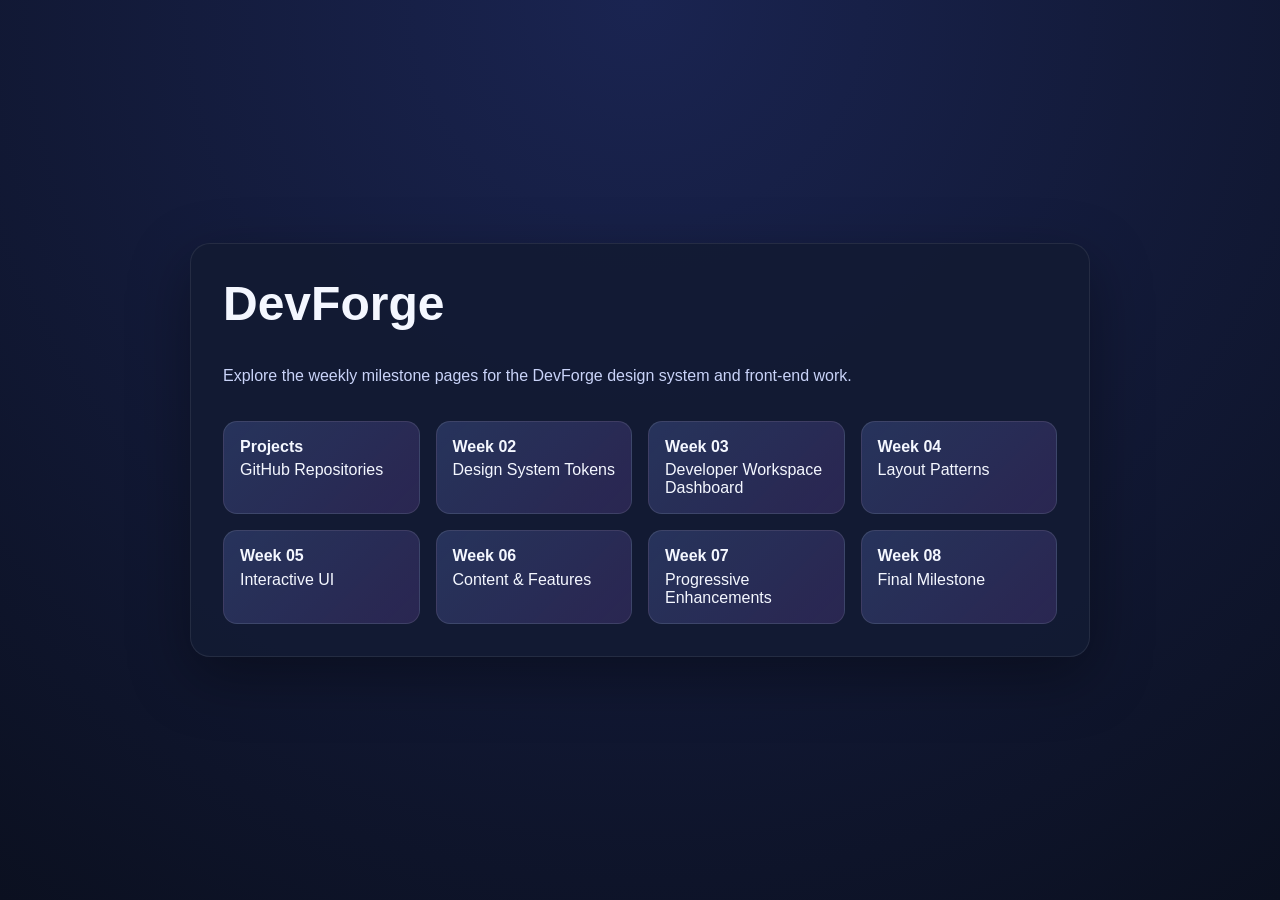
<file: index.html>
<!DOCTYPE html>
<html lang="en">
<head>
    <meta charset="UTF-8">
    <meta name="viewport" content="width=device-width, initial-scale=1.0">
    <title>DevForge | Weekly Navigation</title>
    <style>
        :root {
            --bg: #0b1020;
            --panel: #131b33;
            --text: #f4f7ff;
            --accent: #7c9cff;
            --accent-2: #b36dff;
        }

        * { box-sizing: border-box; }
        body {
            margin: 0;
            min-height: 100vh;
            font-family: Arial, Helvetica, sans-serif;
            background: radial-gradient(circle at top, #1a2451, var(--bg));
            color: var(--text);
            display: grid;
            place-items: center;
            padding: 2rem;
        }

        .container {
            width: min(900px, 100%);
            background: rgba(19, 27, 51, 0.94);
            border: 1px solid rgba(255, 255, 255, 0.08);
            border-radius: 20px;
            padding: 2rem;
            box-shadow: 0 20px 60px rgba(0, 0, 0, 0.35);
        }

        h1 {
            margin-top: 0;
            font-size: clamp(2rem, 4vw, 3rem);
        }

        p {
            color: #c9d3f8;
            line-height: 1.6;
        }

        .week-grid {
            display: grid;
            grid-template-columns: repeat(auto-fit, minmax(180px, 1fr));
            gap: 1rem;
            margin-top: 2rem;
            list-style: none;
            padding: 0;
        }

        .week-card {
            display: block;
            padding: 1rem;
            border-radius: 14px;
            text-decoration: none;
            color: var(--text);
            background: linear-gradient(135deg, rgba(124, 156, 255, 0.2), rgba(179, 109, 255, 0.15));
            border: 1px solid rgba(255, 255, 255, 0.1);
            transition: transform 0.2s ease, border-color 0.2s ease;
            list-style: none;
        }

        .week-card:hover {
            transform: translateY(-4px);
            border-color: var(--accent-2);
        }

        .week-card strong {
            display: block;
            margin-bottom: 0.35rem;
        }
    </style>
</head>
<body>
    <main class="container">
        <h1>DevForge</h1>
        <p>
            Explore the weekly milestone pages for the DevForge design system and front-end work.
        </p>

        <div class="week-grid" aria-label="Weekly project links">
            <a class="week-card" href="projects/index.html"><strong>Projects</strong>GitHub Repositories</a>
            <a class="week-card" href="week02/index.html"><strong>Week 02</strong>Design System Tokens</a>
            <a class="week-card" href="week03/index.html"><strong>Week 03</strong>Developer Workspace Dashboard</a>
            <a class="week-card" href="week04/index.html"><strong>Week 04</strong>Layout Patterns</a>
            <a class="week-card" href="week05/index.html"><strong>Week 05</strong>Interactive UI</a>
            <a class="week-card" href="week06/index.html"><strong>Week 06</strong>Content & Features</a>
            <a class="week-card" href="week07/index.html"><strong>Week 07</strong>Progressive Enhancements</a>
            <a class="week-card" href="week08/index.html"><strong>Week 08</strong>Final Milestone</a>
        </div>
    </main>
</body>
</html>
</file>
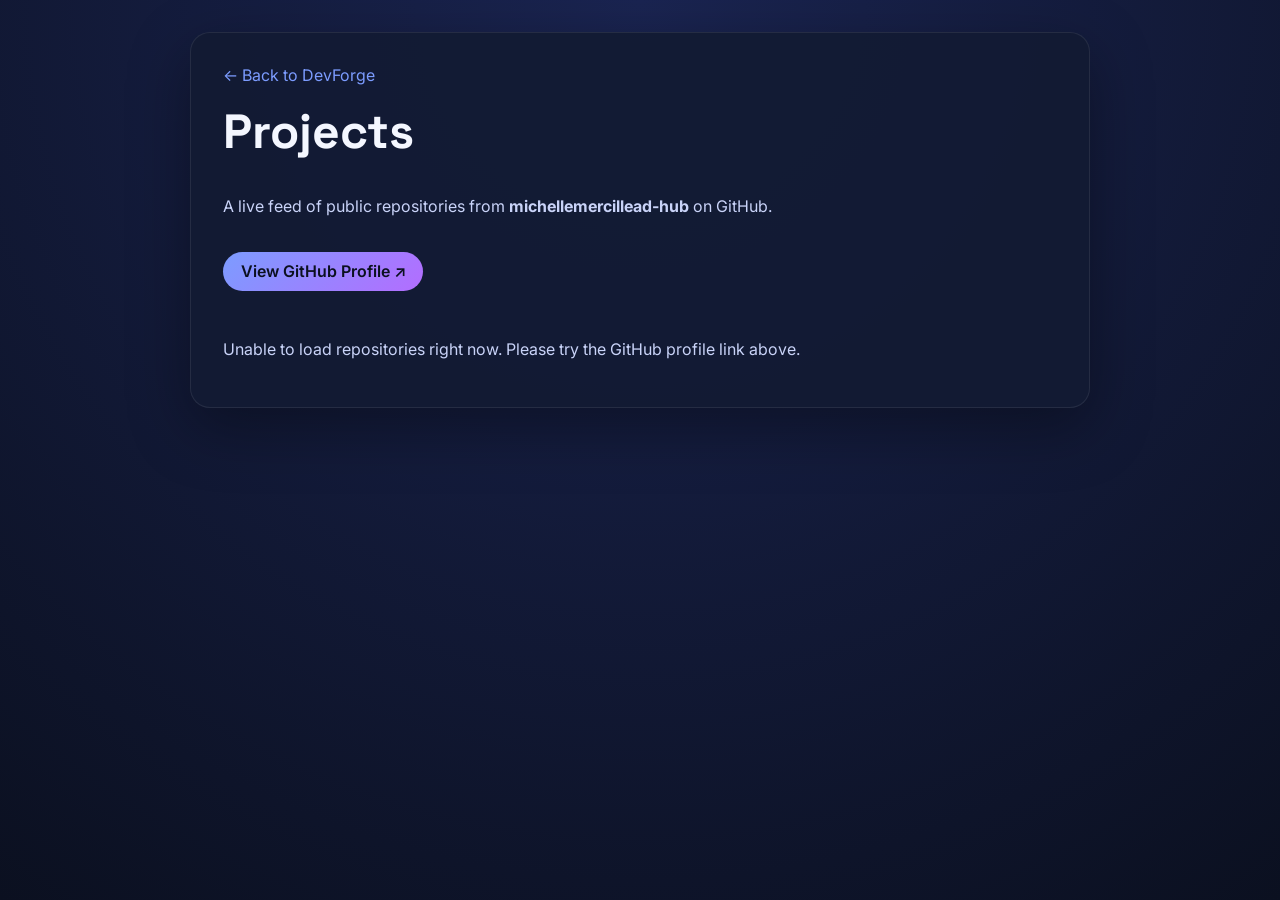
<file: projects/index.html>
<!DOCTYPE html>
<html lang="en">
<head>
    <meta charset="UTF-8">
    <meta name="viewport" content="width=device-width, initial-scale=1.0">
    <title>DevForge | Projects</title>
    <link rel="preconnect" href="https://fonts.googleapis.com">
    <link rel="preconnect" href="https://fonts.gstatic.com" crossorigin>
    <link href="https://fonts.googleapis.com/css2?family=Inter:wght@400;500;600;700&family=Space+Grotesk:wght@500;700&display=swap" rel="stylesheet">
    <style>
        :root {
            --bg: #0b1020;
            --panel: #131b33;
            --text: #f4f7ff;
            --accent: #7c9cff;
            --accent-2: #b36dff;
        }

        * { box-sizing: border-box; }
        body {
            margin: 0;
            min-height: 100vh;
            font-family: "Inter", Arial, Helvetica, sans-serif;
            background: radial-gradient(circle at top, #1a2451, var(--bg));
            color: var(--text);
            padding: 2rem;
        }

        .container {
            width: min(900px, 100%);
            margin: 0 auto;
            background: rgba(19, 27, 51, 0.94);
            border: 1px solid rgba(255, 255, 255, 0.08);
            border-radius: 20px;
            padding: 2rem;
            box-shadow: 0 20px 60px rgba(0, 0, 0, 0.35);
        }

        .back-link {
            display: inline-block;
            color: var(--accent);
            text-decoration: none;
            margin-bottom: 1rem;
        }

        h1 {
            margin-top: 0;
            font-size: clamp(2rem, 4vw, 3rem);
            font-family: "Space Grotesk", sans-serif;
        }

        p {
            color: #c9d3f8;
            line-height: 1.6;
        }

        .github-link {
            display: inline-flex;
            align-items: center;
            gap: 0.5rem;
            padding: 0.6rem 1.1rem;
            border-radius: 999px;
            background: linear-gradient(135deg, var(--accent), var(--accent-2));
            color: #0b1020;
            font-weight: 600;
            text-decoration: none;
            margin: 1rem 0 2rem;
        }

        .project-grid {
            display: grid;
            grid-template-columns: repeat(auto-fit, minmax(220px, 1fr));
            gap: 1rem;
            list-style: none;
            padding: 0;
        }

        .project-card {
            display: block;
            padding: 1rem;
            border-radius: 14px;
            text-decoration: none;
            color: var(--text);
            background: linear-gradient(135deg, rgba(124, 156, 255, 0.2), rgba(179, 109, 255, 0.15));
            border: 1px solid rgba(255, 255, 255, 0.1);
            transition: transform 0.2s ease, border-color 0.2s ease;
        }

        .project-card:hover {
            transform: translateY(-4px);
            border-color: var(--accent-2);
        }

        .project-card strong {
            display: block;
            margin-bottom: 0.35rem;
        }

        .project-card small {
            color: #c9d3f8;
        }

        .status-message {
            color: #c9d3f8;
        }
    </style>
</head>
<body>
    <main class="container">
        <a class="back-link" href="../index.html">← Back to DevForge</a>
        <h1>Projects</h1>
        <p>
            A live feed of public repositories from
            <strong>michellemercillead-hub</strong> on GitHub.
        </p>

        <a class="github-link" href="https://github.com/michellemercillead-hub" target="_blank" rel="noopener">
            View GitHub Profile ↗
        </a>

        <ul class="project-grid" aria-label="GitHub repositories" data-project-list>
            <li class="status-message">Loading repositories…</li>
        </ul>
    </main>

    <script>
        (async () => {
            const list = document.querySelector('[data-project-list]');

            try {
                const response = await fetch('https://api.github.com/users/michellemercillead-hub/repos?sort=updated');
                if (!response.ok) throw new Error('Request failed');
                const repos = await response.json();

                if (!Array.isArray(repos) || repos.length === 0) {
                    list.innerHTML = '<li class="status-message">No public repositories found.</li>';
                    return;
                }

                list.innerHTML = repos.map((repo) => `
                    <li>
                        <a class="project-card" href="${repo.html_url}" target="_blank" rel="noopener">
                            <strong>${repo.name}</strong>
                            <small>${repo.description ? repo.description : 'No description provided.'}</small>
                        </a>
                    </li>
                `).join('');
            } catch (error) {
                list.innerHTML = '<li class="status-message">Unable to load repositories right now. Please try the GitHub profile link above.</li>';
            }
        })();
    </script>
</body>
</html>
</file>
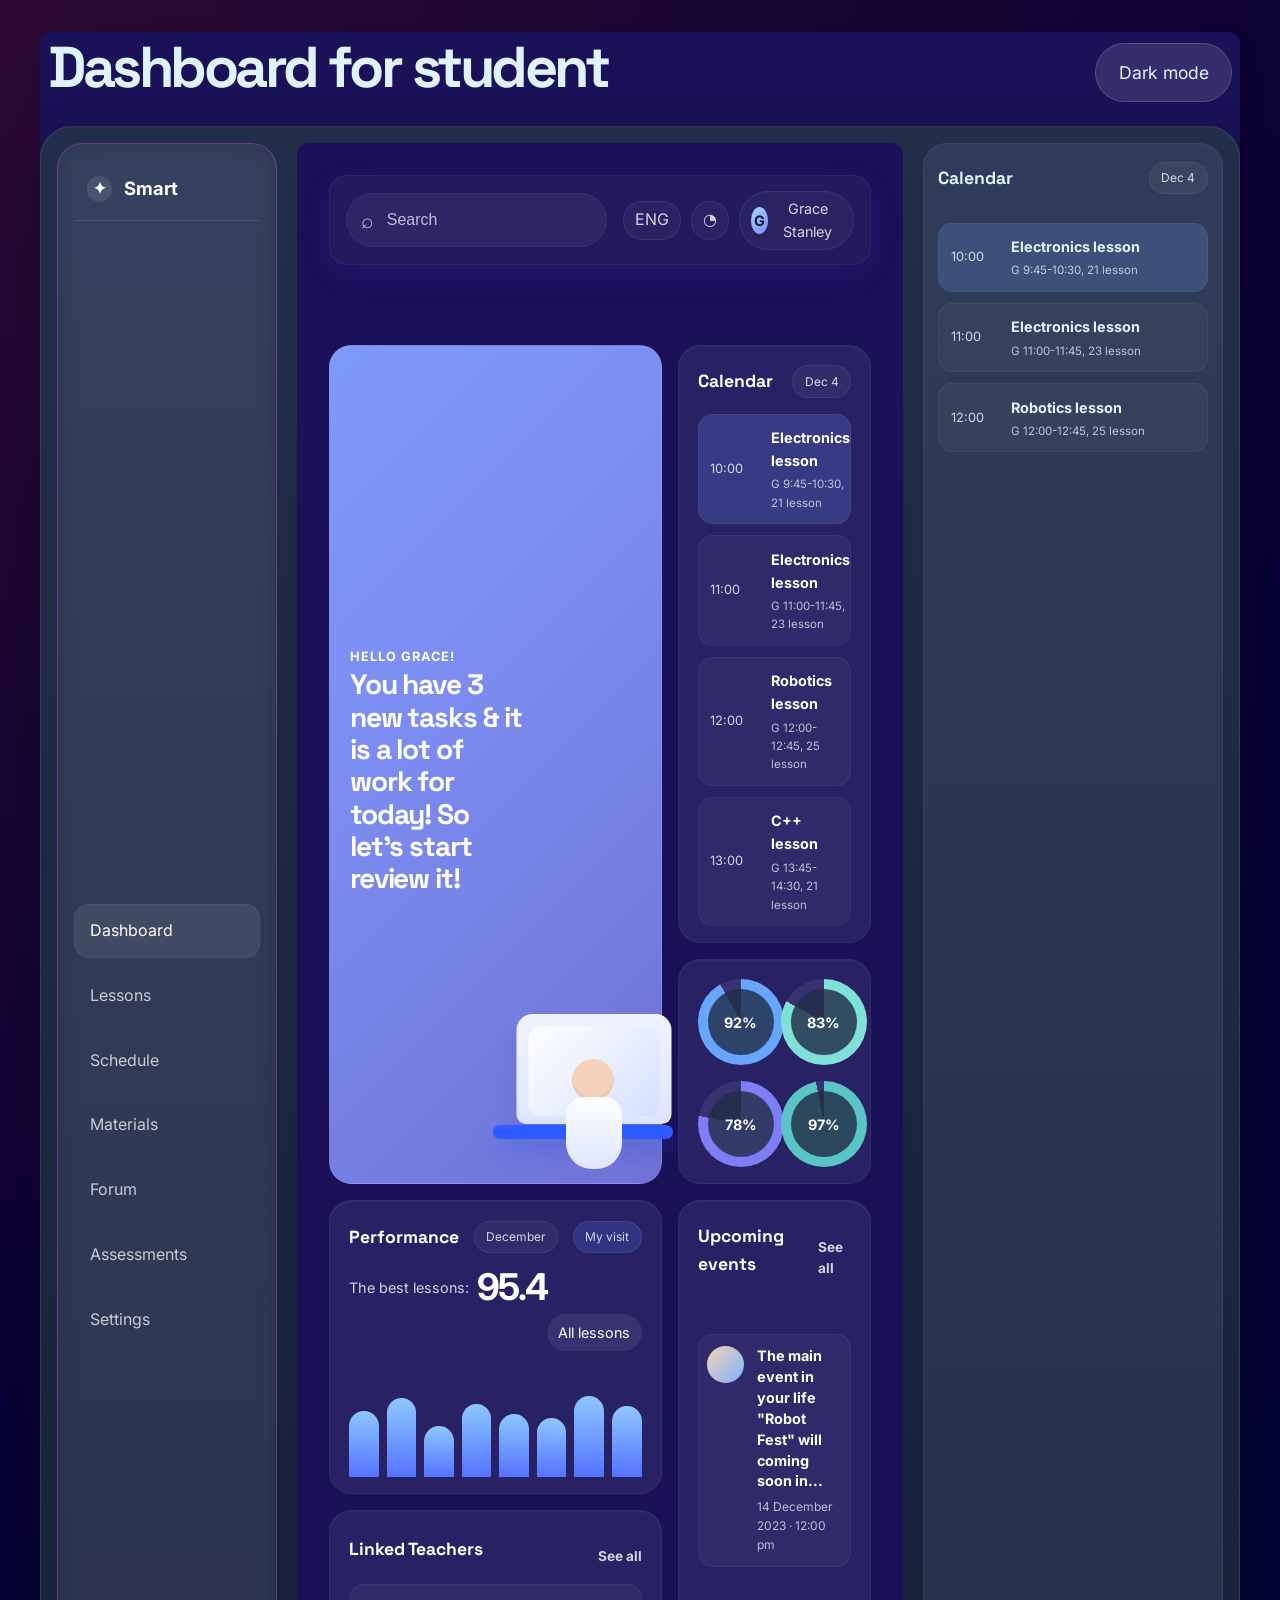
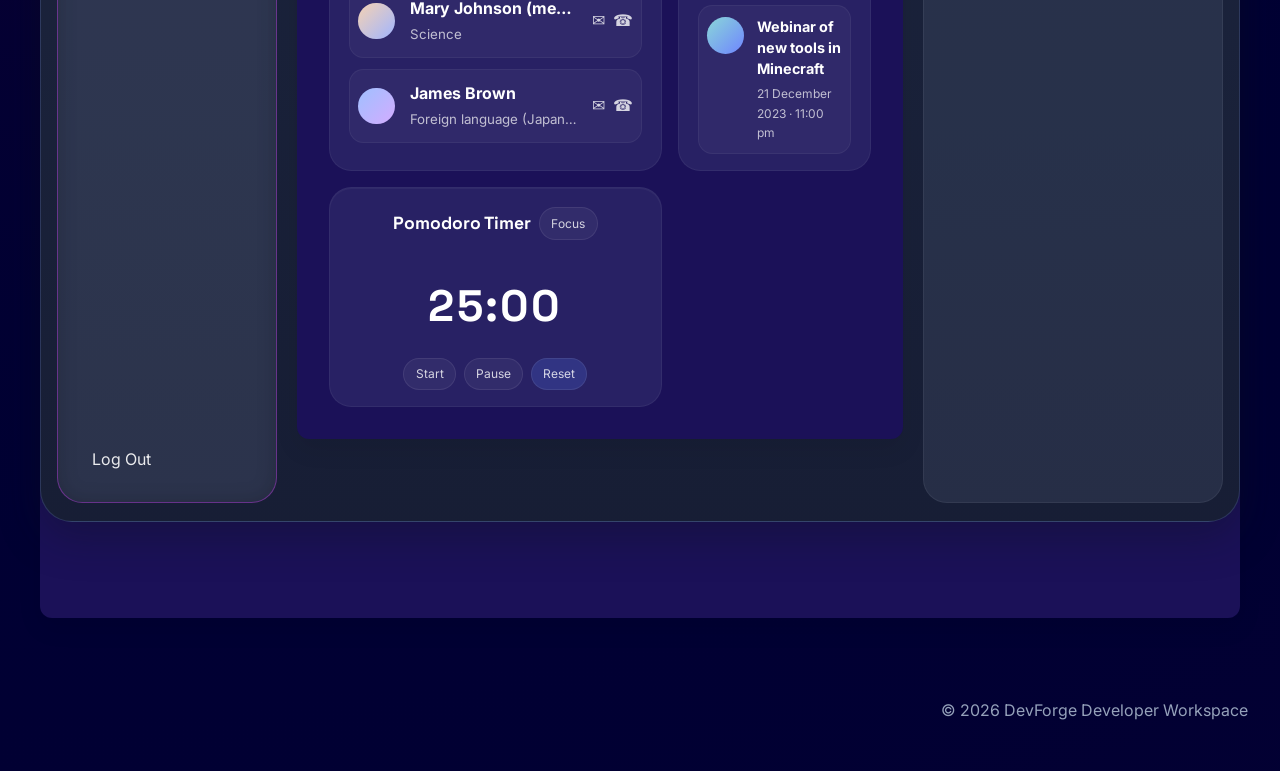
<file: test/index.html>
<!DOCTYPE html>
<html lang="en">

<head>

    <meta charset="UTF-8">

    <meta name="viewport" content="width=device-width, initial-scale=1.0">

    <title>DevForge | Week 04 Feature Grid</title>

    <!-- Google Fonts -->

    <link rel="preconnect" href="https://fonts.googleapis.com">

    <link rel="preconnect" href="https://fonts.gstatic.com" crossorigin>

    <link href="https://fonts.googleapis.com/css2?family=Inter:wght@400;500;600;700&family=Space+Grotesk:wght@500;700&display=swap" rel="stylesheet">

    <link rel="stylesheet" href="styles.css">

</head>

<body>

<main>

    <section class="student-dashboard" aria-label="Student dashboard overview">

        <div class="dashboard-header-row">

            <h1>Dashboard for student</h1>

            <button type="button" class="dark-mode-toggle">Dark mode</button>

        </div>

        <section class="dashboard-shell" role="application" aria-label="Student workspace dashboard">

            <aside class="dashboard-sidebar" aria-label="Primary navigation">

                <div class="sidebar-brand">

                    <span class="brand-mark">✦</span>

                    <span>Smart</span>

                </div>

                <nav class="dashboard-nav" aria-label="Dashboard navigation">

                    <a class="nav-link active" href="#">Dashboard</a>

                    <a class="nav-link" href="#">Lessons</a>

                    <a class="nav-link" href="#">Schedule</a>

                    <a class="nav-link" href="#">Materials</a>

                    <a class="nav-link" href="#">Forum</a>

                    <a class="nav-link" href="#">Assessments</a>

                    <a class="nav-link" href="#">Settings</a>

                </nav>

                <button type="button" class="logout-btn">Log Out</button>

            </aside>

            <section class="dashboard-main-area">

                <header class="dashboard-topbar" aria-label="Workspace controls">

                    <div class="search-wrap">

                        <span class="search-icon">⌕</span>

                        <input type="text" value="Search" aria-label="Search" />

                    </div>

                    <div class="topbar-actions">

                        <span class="language-pill">ENG</span>

                        <span class="icon-bell">◔</span>

                        <div class="user-pill">

                            <span class="user-avatar">G</span>

                            <span>Grace Stanley</span>

                        </div>

                    </div>

                </header>

                <div class="dashboard-grid" aria-label="Student content cards">

                    <article class="content-card feature-card">

                        <div class="feature-copy">

                            <p class="eyebrow">Hello Grace!</p>

                            <h3>You have 3 new tasks &amp; it is a lot of work for today! So let's start review it!</h3>

                        </div>

                        <div class="device-illustration" aria-hidden="true">

                            <div class="monitor">

                                <div class="screen"></div>

                            </div>

                            <div class="desk"></div>

                            <div class="person">

                                <div class="head"></div>

                                <div class="body"></div>

                            </div>

                        </div>

                    </article>

                    <article class="content-card calendar-card">

                        <div class="mini-header">

                            <h3>Calendar</h3>

                            <button type="button" class="ghost-btn">Today</button>

                        </div>

                        <div class="calendar-list">

                            <div class="event-item active">

                                <span class="time">10:00</span>

                                <div class="event-meta">

                                    <h4>Electronics lesson</h4>

                                    <p>G 9:45-10:30, 21 lesson</p>

                                </div>

                            </div>

                            <div class="event-item">

                                <span class="time">11:00</span>

                                <div class="event-meta">

                                    <h4>Electronics lesson</h4>

                                    <p>G 11:00-11:45, 23 lesson</p>

                                </div>

                            </div>

                            <div class="event-item">

                                <span class="time">12:00</span>

                                <div class="event-meta">

                                    <h4>Robotics lesson</h4>

                                    <p>G 12:00-12:45, 25 lesson</p>

                                </div>

                            </div>

                            <div class="event-item">

                                <span class="time">13:00</span>

                                <div class="event-meta">

                                    <h4>C++ lesson</h4>

                                    <p>G 13:45-14:30, 21 lesson</p>

                                </div>

                            </div>

                        </div>

                    </article>

                    <article class="content-card performance-card">

                        <div class="mini-header small-row">

                            <h3>Performance</h3>

                            <button type="button" class="ghost-btn">December</button>

                            <button type="button" class="ghost-btn ghost-btn--alt">My visit</button>

                        </div>

                        <div class="lesson-stats">

                            <div class="lesson-heading">

                                <span>The best lessons:</span>

                                <strong>95.4</strong>

                                <button type="button" class="pill-btn">All lessons</button>

                            </div>

                            <div class="bar-chart" aria-label="Chart of lesson scores">

                                <span style="--h: 65%"></span>

                                <span style="--h: 78%"></span>

                                <span style="--h: 50%"></span>

                                <span style="--h: 72%"></span>

                                <span style="--h: 62%"></span>

                                <span style="--h: 58%"></span>

                                <span style="--h: 80%"></span>

                                <span style="--h: 70%"></span>

                            </div>

                        </div>

                    </article>

                    <article class="content-card metrics-card">

                        <div class="ring-row">

                            <div class="metric-ring ring-blue">

                                <span>92%</span>

                            </div>

                            <div class="metric-ring ring-cyan">

                                <span>83%</span>

                            </div>

                        </div>

                        <div class="ring-row">

                            <div class="metric-ring ring-purple">

                                <span>78%</span>

                            </div>

                            <div class="metric-ring ring-teal">

                                <span>97%</span>

                            </div>

                        </div>

                    </article>

                    <article class="content-card teachers-card">

                        <div class="mini-header">

                            <h3>Linked Teachers</h3>

                            <a href="#">See all</a>

                        </div>

                        <div class="teacher-item">

                            <div class="teacher-avatar avatar-one"></div>

                            <div class="teacher-copy">

                                <strong>Mary Johnson (mentor)</strong>

                                <small>Science</small>

                            </div>

                            <div class="teacher-actions">

                                <span>✉</span>

                                <span>☎</span>

                            </div>

                        </div>

                        <div class="teacher-item">

                            <div class="teacher-avatar avatar-two"></div>

                            <div class="teacher-copy">

                                <strong>James Brown</strong>

                                <small>Foreign language (Japanese)</small>

                            </div>

                            <div class="teacher-actions">

                                <span>✉</span>

                                <span>☎</span>

                            </div>

                        </div>

                    </article>

                    <article class="content-card pomodoro-card">

                        <div class="mini-header">

                            <h3>Pomodoro Timer</h3>

                            <span class="pomodoro-mode" data-pomodoro-mode>Focus</span>

                        </div>

                        <div class="pomodoro-display" data-pomodoro-display>25:00</div>

                        <div class="pomodoro-controls">

                            <button type="button" class="ghost-btn" data-pomodoro-start>Start</button>

                            <button type="button" class="ghost-btn" data-pomodoro-pause>Pause</button>

                            <button type="button" class="ghost-btn ghost-btn--alt" data-pomodoro-reset>Reset</button>

                        </div>

                    </article>

                    <article class="content-card events-card">

                        <div class="mini-header">

                            <h3>Upcoming events</h3>

                            <a href="#">See all</a>

                        </div>

                        <div class="event-item event-item--stacked">

                            <div class="event-avatar avatar-three"></div>

                            <div class="event-copy">

                                <h4>The main event in your life "Robot Fest" will coming soon in...</h4>

                                <p>14 December 2023 · 12:00 pm</p>

                            </div>

                        </div>

                        <div class="event-item event-item--stacked">

                            <div class="event-avatar avatar-four"></div>

                            <div class="event-copy">

                                <h4>Webinar of new tools in Minecraft</h4>

                                <p>21 December 2023 · 11:00 pm</p>

                            </div>

                        </div>

                    </article>

                </div>

            </section>

            <aside class="dashboard-drawer" aria-label="Context drawer">

                <div class="mini-header">

                    <h3>Calendar</h3>

                    <button type="button" class="ghost-btn">Today</button>

                </div>

                <div class="calendar-list">

                    <div class="event-item active">

                        <span class="time">10:00</span>

                        <div class="event-meta">

                            <h4>Electronics lesson</h4>

                            <p>G 9:45-10:30, 21 lesson</p>

                        </div>

                    </div>

                    <div class="event-item">

                        <span class="time">11:00</span>

                        <div class="event-meta">

                            <h4>Electronics lesson</h4>

                            <p>G 11:00-11:45, 23 lesson</p>

                        </div>

                    </div>

                    <div class="event-item">

                        <span class="time">12:00</span>

                        <div class="event-meta">

                            <h4>Robotics lesson</h4>

                            <p>G 12:00-12:45, 25 lesson</p>

                        </div>

                    </div>

                </div>

            </aside>

        </section>

    </section>

</main>

<footer>

    <p>

        © 2026 DevForge Developer Workspace

    </p>

</footer>

<script>
    (() => {
        const FOCUS_MINUTES = 25;
        const BREAK_MINUTES = 5;

        const display = document.querySelector('[data-pomodoro-display]');
        const modeLabel = document.querySelector('[data-pomodoro-mode]');
        const startBtn = document.querySelector('[data-pomodoro-start]');
        const pauseBtn = document.querySelector('[data-pomodoro-pause]');
        const resetBtn = document.querySelector('[data-pomodoro-reset]');

        let secondsLeft = FOCUS_MINUTES * 60;
        let isFocus = true;
        let intervalId = null;

        function render() {
            const mins = Math.floor(secondsLeft / 60).toString().padStart(2, '0');
            const secs = (secondsLeft % 60).toString().padStart(2, '0');
            display.textContent = `${mins}:${secs}`;
            modeLabel.textContent = isFocus ? 'Focus' : 'Break';
        }

        function tick() {
            if (secondsLeft <= 0) {
                isFocus = !isFocus;
                secondsLeft = (isFocus ? FOCUS_MINUTES : BREAK_MINUTES) * 60;
            } else {
                secondsLeft -= 1;
            }
            render();
        }

        startBtn.addEventListener('click', () => {
            if (intervalId) return;
            intervalId = setInterval(tick, 1000);
        });

        pauseBtn.addEventListener('click', () => {
            clearInterval(intervalId);
            intervalId = null;
        });

        resetBtn.addEventListener('click', () => {
            clearInterval(intervalId);
            intervalId = null;
            isFocus = true;
            secondsLeft = FOCUS_MINUTES * 60;
            render();
        });

        render();

        // Highlight the calendar's "Today" buttons with the current date.
        const todayLabel = new Date().toLocaleDateString(undefined, { month: 'short', day: 'numeric' });
        document.querySelectorAll('.ghost-btn').forEach((btn) => {
            if (btn.textContent.trim() === 'Today') {
                btn.textContent = todayLabel;
            }
        });
    })();
</script>

</body>

</html>
</file>
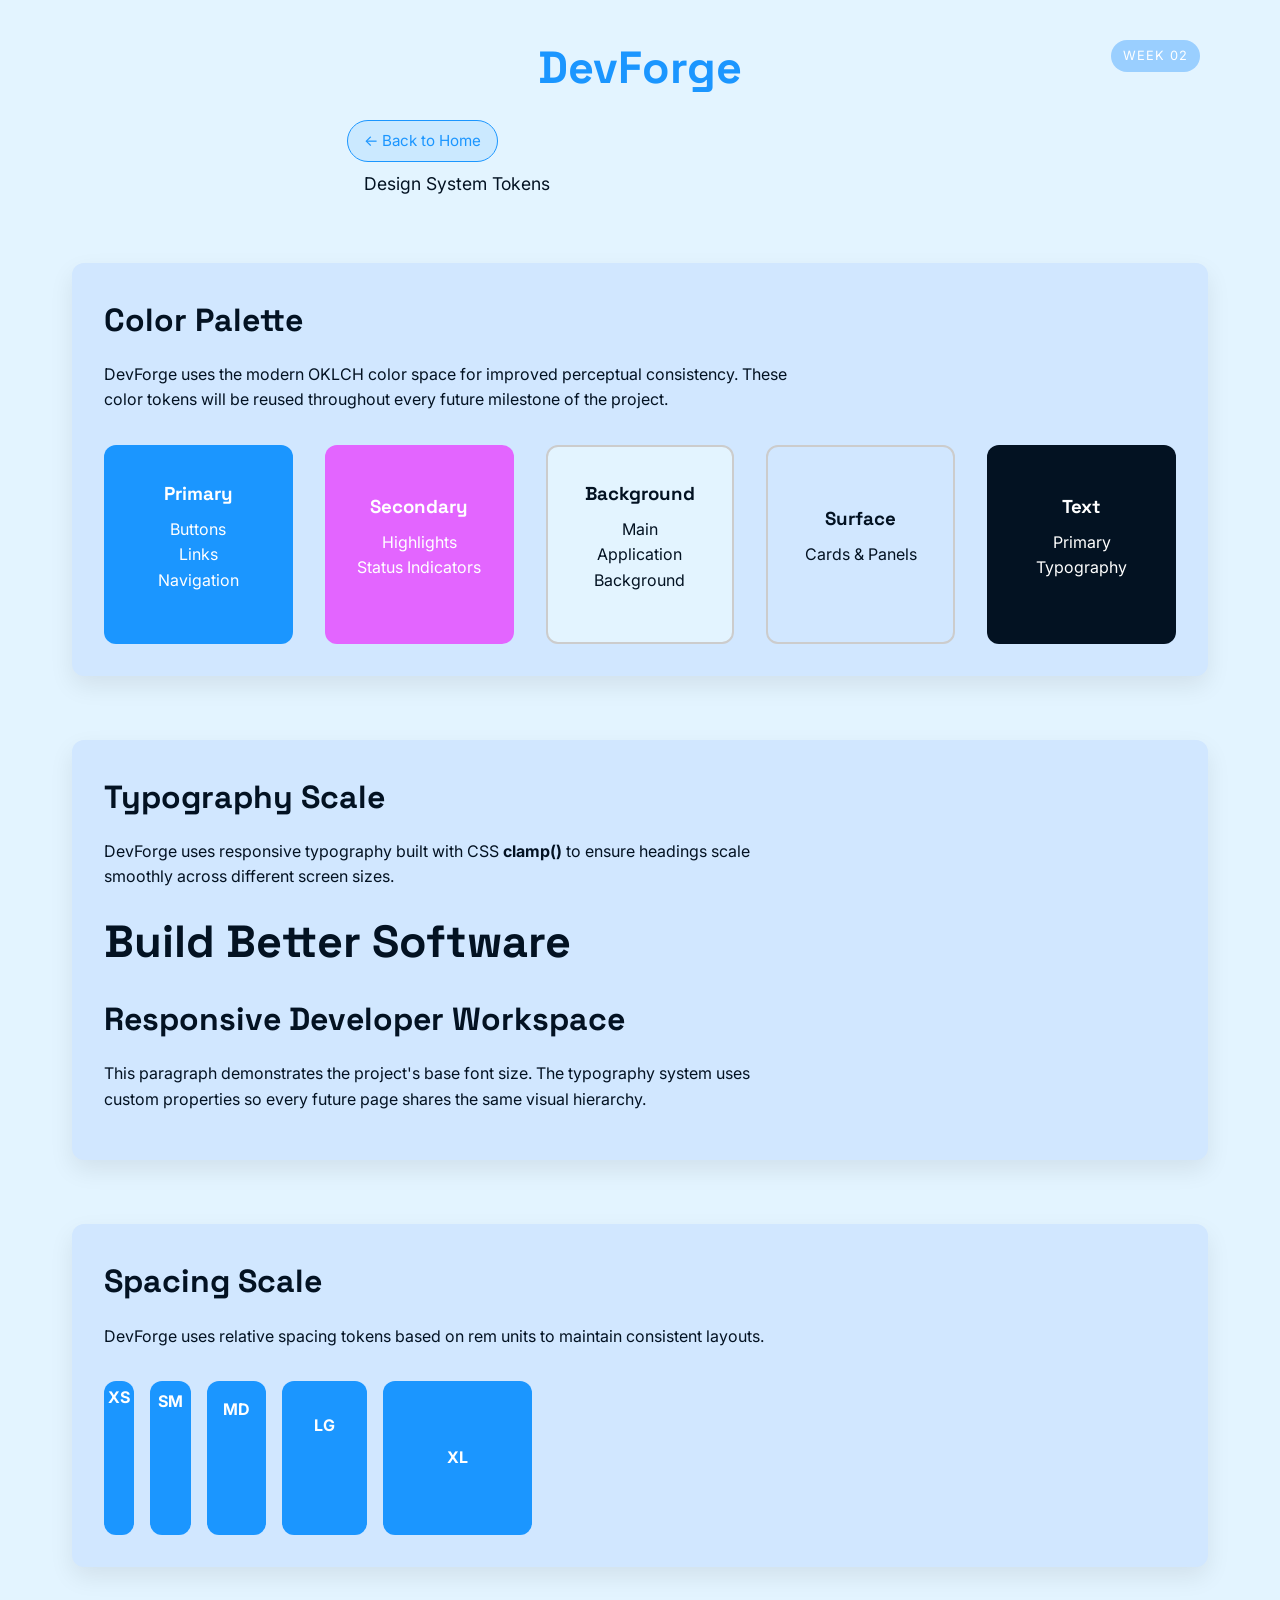
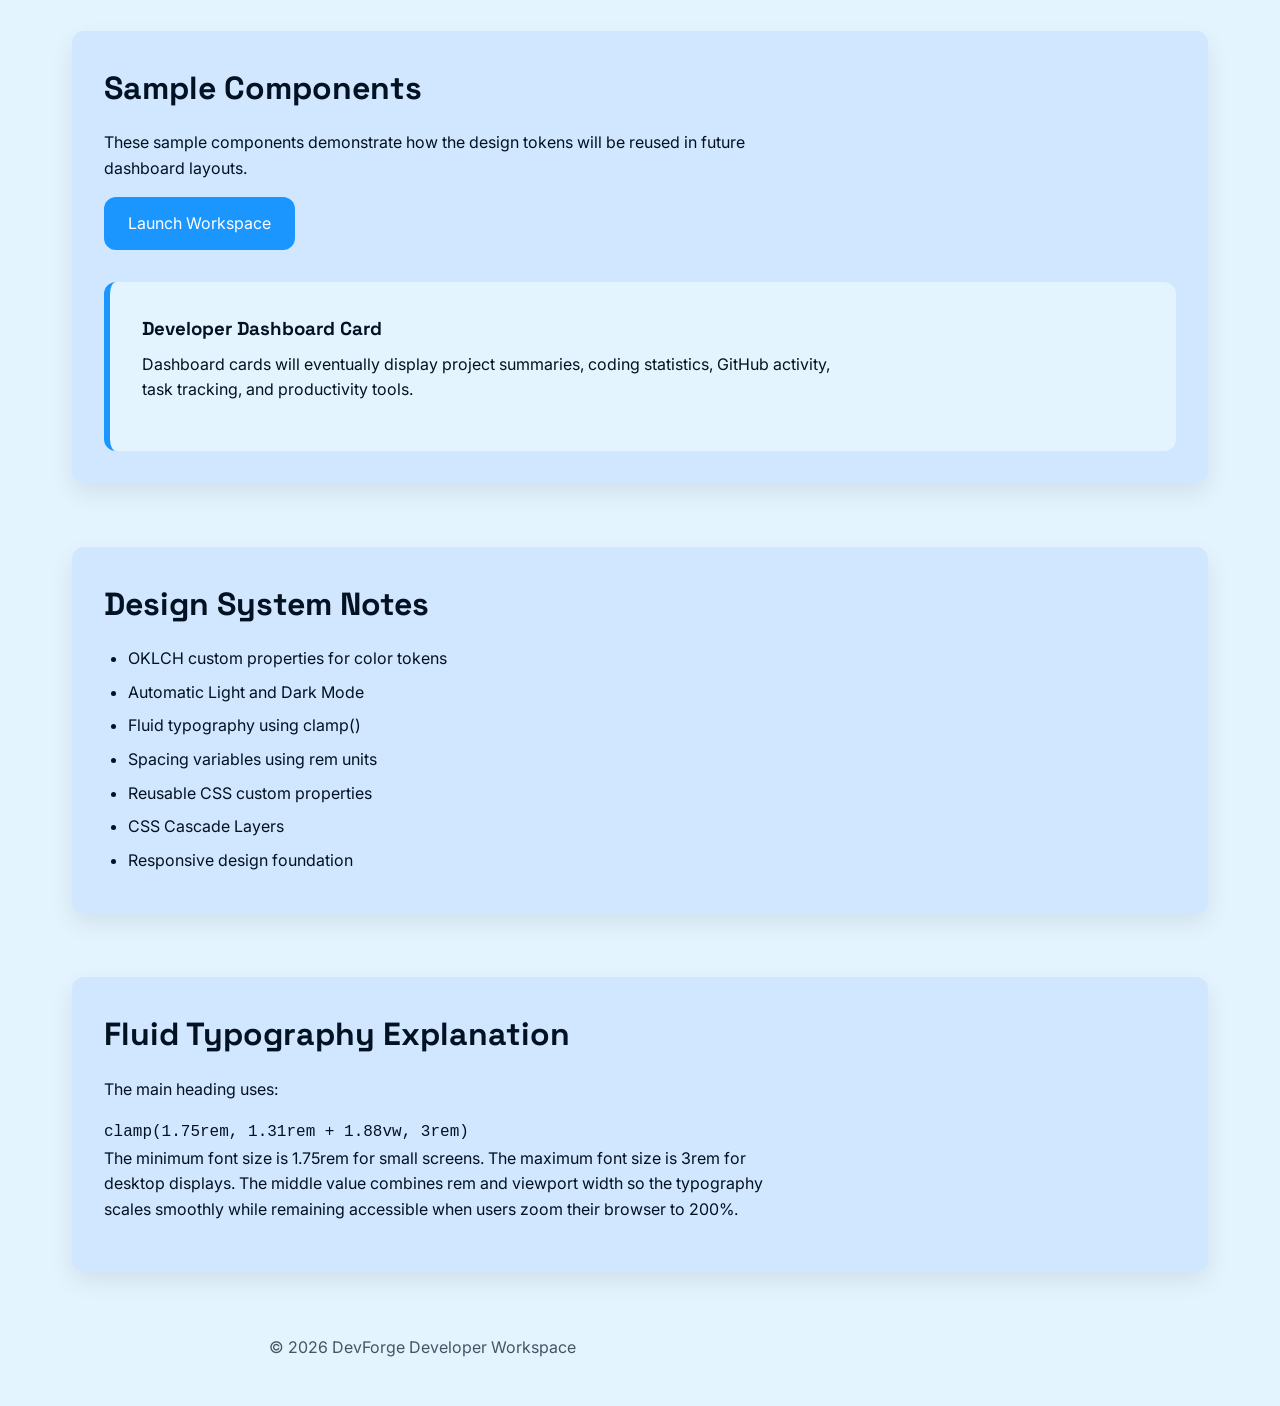
<file: week02/index.html>
<!DOCTYPE html>
<html lang="en">

<head>

    <meta charset="UTF-8">

    <meta name="viewport" content="width=device-width, initial-scale=1.0">

    <title>DevForge | Week 02 Design System</title>

    <!-- Google Fonts -->

    <link rel="preconnect" href="https://fonts.googleapis.com">

    <link rel="preconnect" href="https://fonts.gstatic.com" crossorigin>

    <link href="https://fonts.googleapis.com/css2?family=Inter:wght@400;500;600;700&family=Space+Grotesk:wght@500;700&display=swap" rel="stylesheet">

    <link rel="stylesheet" href="styles.css">

</head>

<body>

<header>

    <h1><a href="../index.html">DevForge</a></h1>

    <span class="week-badge">week 02</span>

    <p class="home-link">
        <a href="../index.html">← Back to Home</a>
    </p>


    <p>
        Design System Tokens
    </p>

</header>

<main>

    <!-- ===================== -->
    <!-- COLOR PALETTE -->
    <!-- ===================== -->

    <section>

        <h2>Color Palette</h2>

        <p>

            DevForge uses the modern OKLCH color space for improved
            perceptual consistency. These color tokens will be reused
            throughout every future milestone of the project.

        </p>

        <div class="color-grid">

            <article class="color-card primary">

                <h3>Primary</h3>

                <p>Buttons<br>Links<br>Navigation</p>

            </article>

            <article class="color-card secondary">

                <h3>Secondary</h3>

                <p>Highlights<br>Status Indicators</p>

            </article>

            <article class="color-card background">

                <h3>Background</h3>

                <p>Main Application Background</p>

            </article>

            <article class="color-card surface">

                <h3>Surface</h3>

                <p>Cards & Panels</p>

            </article>

            <article class="color-card text">

                <h3>Text</h3>

                <p>Primary Typography</p>

            </article>

        </div>

    </section>

    <!-- ===================== -->
    <!-- TYPOGRAPHY -->
    <!-- ===================== -->

    <section>

        <h2>Typography Scale</h2>

        <p>

            DevForge uses responsive typography built with CSS
            <strong>clamp()</strong> to ensure headings scale smoothly
            across different screen sizes.

        </p>

        <h1 class="display-heading">

            Build Better Software

        </h1>

        <h2 class="medium-heading">

            Responsive Developer Workspace

        </h2>

        <p>

            This paragraph demonstrates the project's base font size.
            The typography system uses custom properties so every future
            page shares the same visual hierarchy.

        </p>

    </section>

    <!-- ===================== -->
    <!-- SPACING -->
    <!-- ===================== -->

    <section>

        <h2>Spacing Scale</h2>

        <p>

            DevForge uses relative spacing tokens based on rem units
            to maintain consistent layouts.

        </p>

        <div class="spacing-grid">

            <div class="spacing-box xs">XS</div>

            <div class="spacing-box sm">SM</div>

            <div class="spacing-box md">MD</div>

            <div class="spacing-box lg">LG</div>
            
            <div class="spacing-box xl">XL</div>

        </div>

    </section>

    <!-- ===================== -->
    <!-- COMPONENTS -->
    <!-- ===================== -->

    <section>

        <h2>Sample Components</h2>

        <p>

            These sample components demonstrate how the design
            tokens will be reused in future dashboard layouts.

        </p>

        <button class="primary-btn">

            Launch Workspace

        </button>

        <article class="dashboard-card">

            <h3>Developer Dashboard Card</h3>

            <p>

                Dashboard cards will eventually display project
                summaries, coding statistics, GitHub activity,
                task tracking, and productivity tools.

            </p>

        </article>

    </section>

    <!-- ===================== -->
    <!-- DESIGN NOTES -->
    <!-- ===================== -->

    <section>

        <h2>Design System Notes</h2>

        <ul>

            <li>OKLCH custom properties for color tokens</li>

            <li>Automatic Light and Dark Mode</li>

            <li>Fluid typography using clamp()</li>

            <li>Spacing variables using rem units</li>

            <li>Reusable CSS custom properties</li>

            <li>CSS Cascade Layers</li>

            <li>Responsive design foundation</li>

        </ul>

    </section>

    <!-- ===================== -->
    <!-- CLAMP EXPLANATION -->
    <!-- ===================== -->

    <section>

        <h2>Fluid Typography Explanation</h2>

        <p>

            The main heading uses:

        </p>

        <code>

            clamp(1.75rem, 1.31rem + 1.88vw, 3rem)

        </code>

        <p>

            The minimum font size is 1.75rem for small screens.

            The maximum font size is 3rem for desktop displays.

            The middle value combines rem and viewport width so the
            typography scales smoothly while remaining accessible
            when users zoom their browser to 200%.

        </p>

    </section>

</main>

<footer>

    <p>

        © 2026 DevForge Developer Workspace

    </p>

</footer>

</body>

</html>
</file>
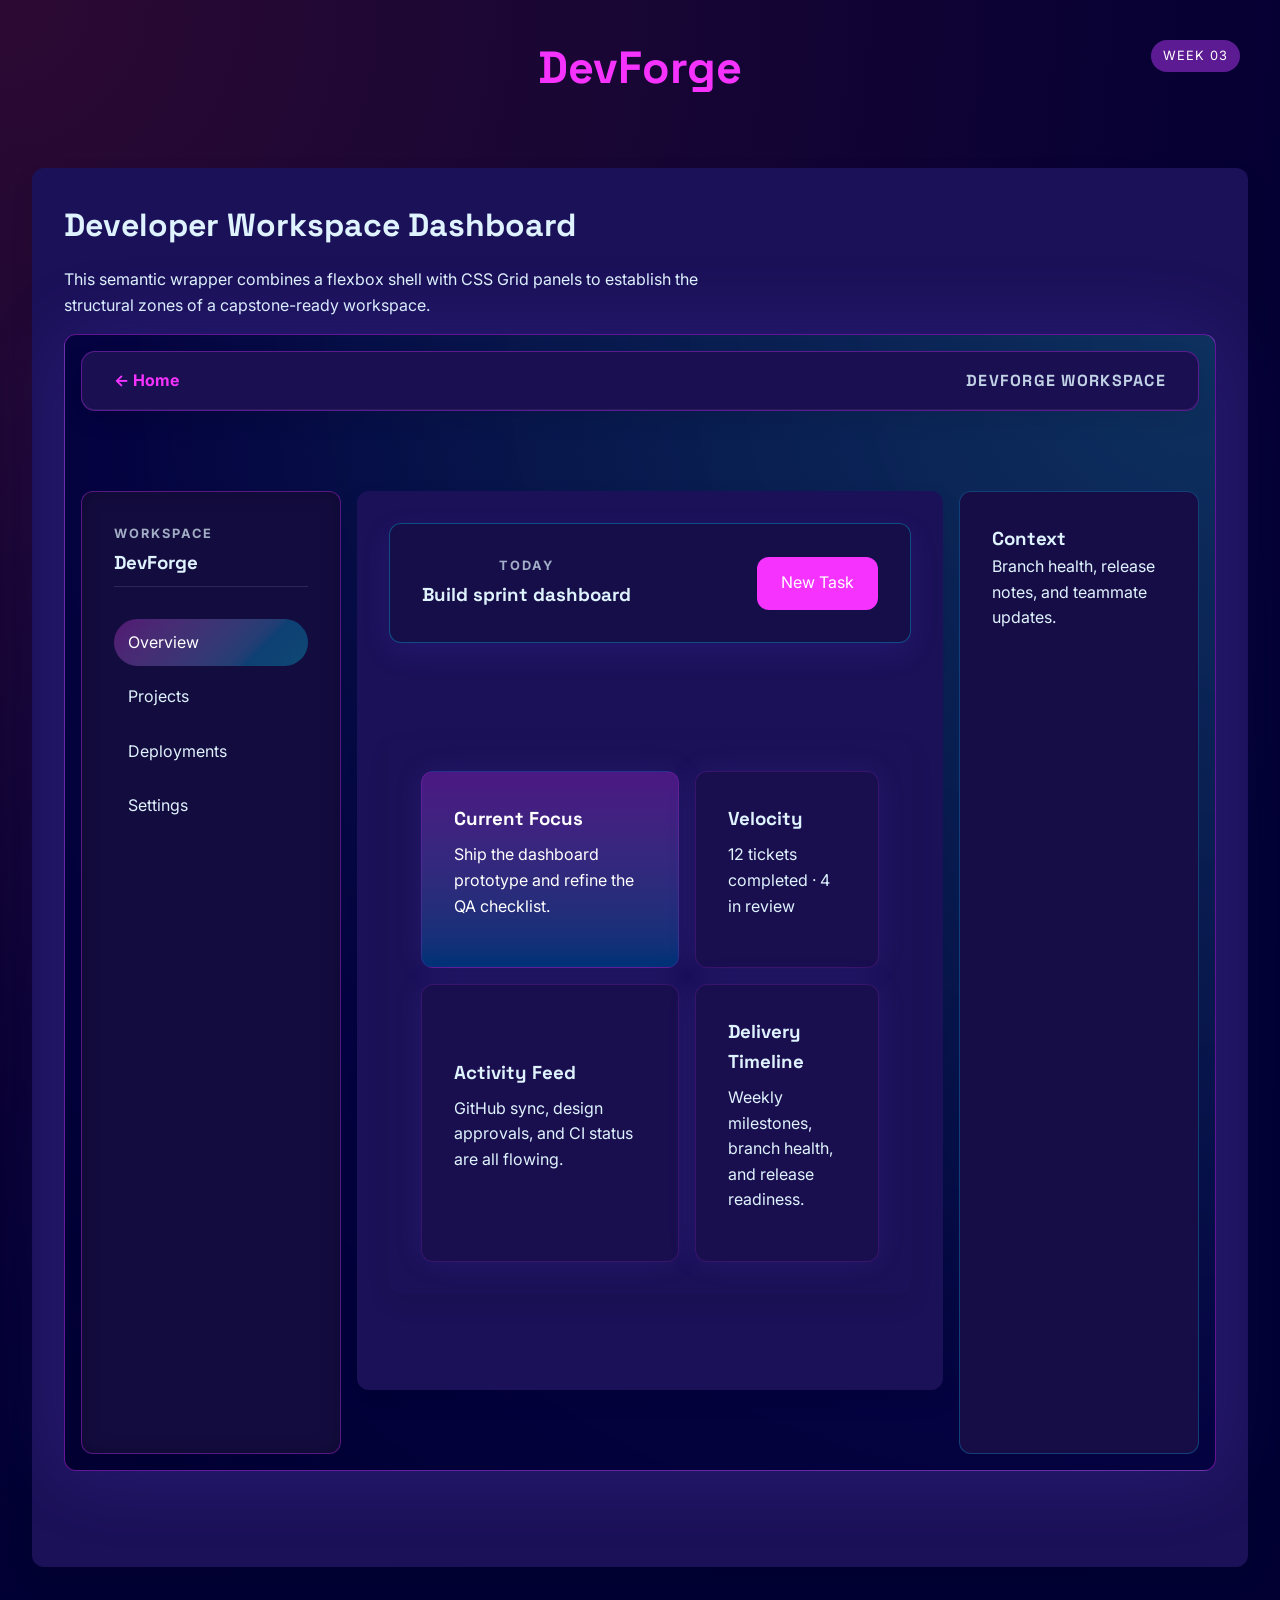
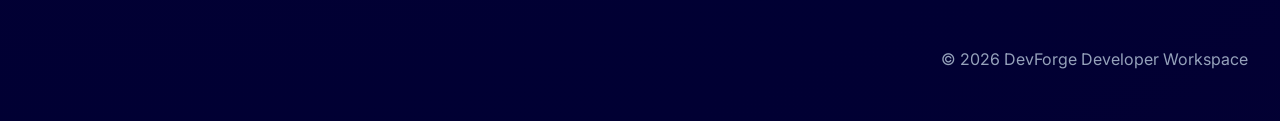
<file: week03/index.html>
<!DOCTYPE html>
<html lang="en">

<head>

    <meta charset="UTF-8">

    <meta name="viewport" content="width=device-width, initial-scale=1.0">

    <title>DevForge | Week 03 Developer Workspace</title>

    <!-- Google Fonts -->

    <link rel="preconnect" href="https://fonts.googleapis.com">

    <link rel="preconnect" href="https://fonts.gstatic.com" crossorigin>

    <link href="https://fonts.googleapis.com/css2?family=Inter:wght@400;500;600;700&family=Space+Grotesk:wght@500;700&display=swap" rel="stylesheet">

    <link rel="stylesheet" href="styles.css">

</head>

<body>

<header>

    <h1><a href="../index.html">DevForge</a></h1>

    <span class="week-badge">week 03</span>

</header>

<main>

    <!-- ===================== -->
    <!-- DASHBOARD LAYOUT -->
    <!-- ===================== -->

    <section id="dashboard-section">

        <h2>Developer Workspace Dashboard</h2>

        <p>

            This semantic wrapper combines a flexbox shell with CSS Grid
            panels to establish the structural zones of a capstone-ready workspace.

        </p>

        <section class="dashboard-shell" role="application" aria-label="Developer workspace dashboard">

            <header class="dashboard-shell-header">

                <a class="dashboard-shell-home" href="../index.html">← Home</a>

                <h2>DevForge Workspace</h2>

            </header>

            <aside class="dashboard-sidebar" aria-label="Primary navigation">

                <div class="sidebar-brand">

                    <p class="eyebrow">Workspace</p>

                    <h3>DevForge</h3>

                </div>

                <nav class="dashboard-nav" aria-label="Dashboard navigation">

                    <a class="nav-link active" href="#">Overview</a>

                    <a class="nav-link" href="../projects/index.html">Projects</a>

                    <a class="nav-link" href="#">Deployments</a>

                    <a class="nav-link" href="#">Settings</a>

                </nav>

            </aside>

            <section class="dashboard-main-area">

                <header class="dashboard-topbar">

                    <div>

                        <p class="eyebrow">Today</p>

                        <h3>Build sprint dashboard</h3>

                    </div>

                    <button class="primary-btn">New Task</button>

                </header>

                <section class="dashboard-workspace" aria-label="Workspace panels">

                    <article class="workspace-card workspace-card--highlight">

                        <h3>Current Focus</h3>

                        <p>Ship the dashboard prototype and refine the QA checklist.</p>

                    </article>

                    <article class="workspace-card">

                        <h3>Velocity</h3>

                        <p>12 tickets completed · 4 in review</p>

                    </article>

                    <article class="workspace-card">

                        <h3>Activity Feed</h3>

                        <p>GitHub sync, design approvals, and CI status are all flowing.</p>

                    </article>

                    <article class="workspace-card workspace-card--wide">

                        <h3>Delivery Timeline</h3>

                        <p>Weekly milestones, branch health, and release readiness.</p>

                    </article>

                </section>

            </section>

            <aside class="dashboard-drawer" aria-label="Context drawer">

                <h3>Context</h3>

                <p>Branch health, release notes, and teammate updates.</p>

            </aside>

        </section>

    </section>


</main>

<footer>

    <p>

        © 2026 DevForge Developer Workspace

    </p>

</footer>

</body>

</html>
</file>
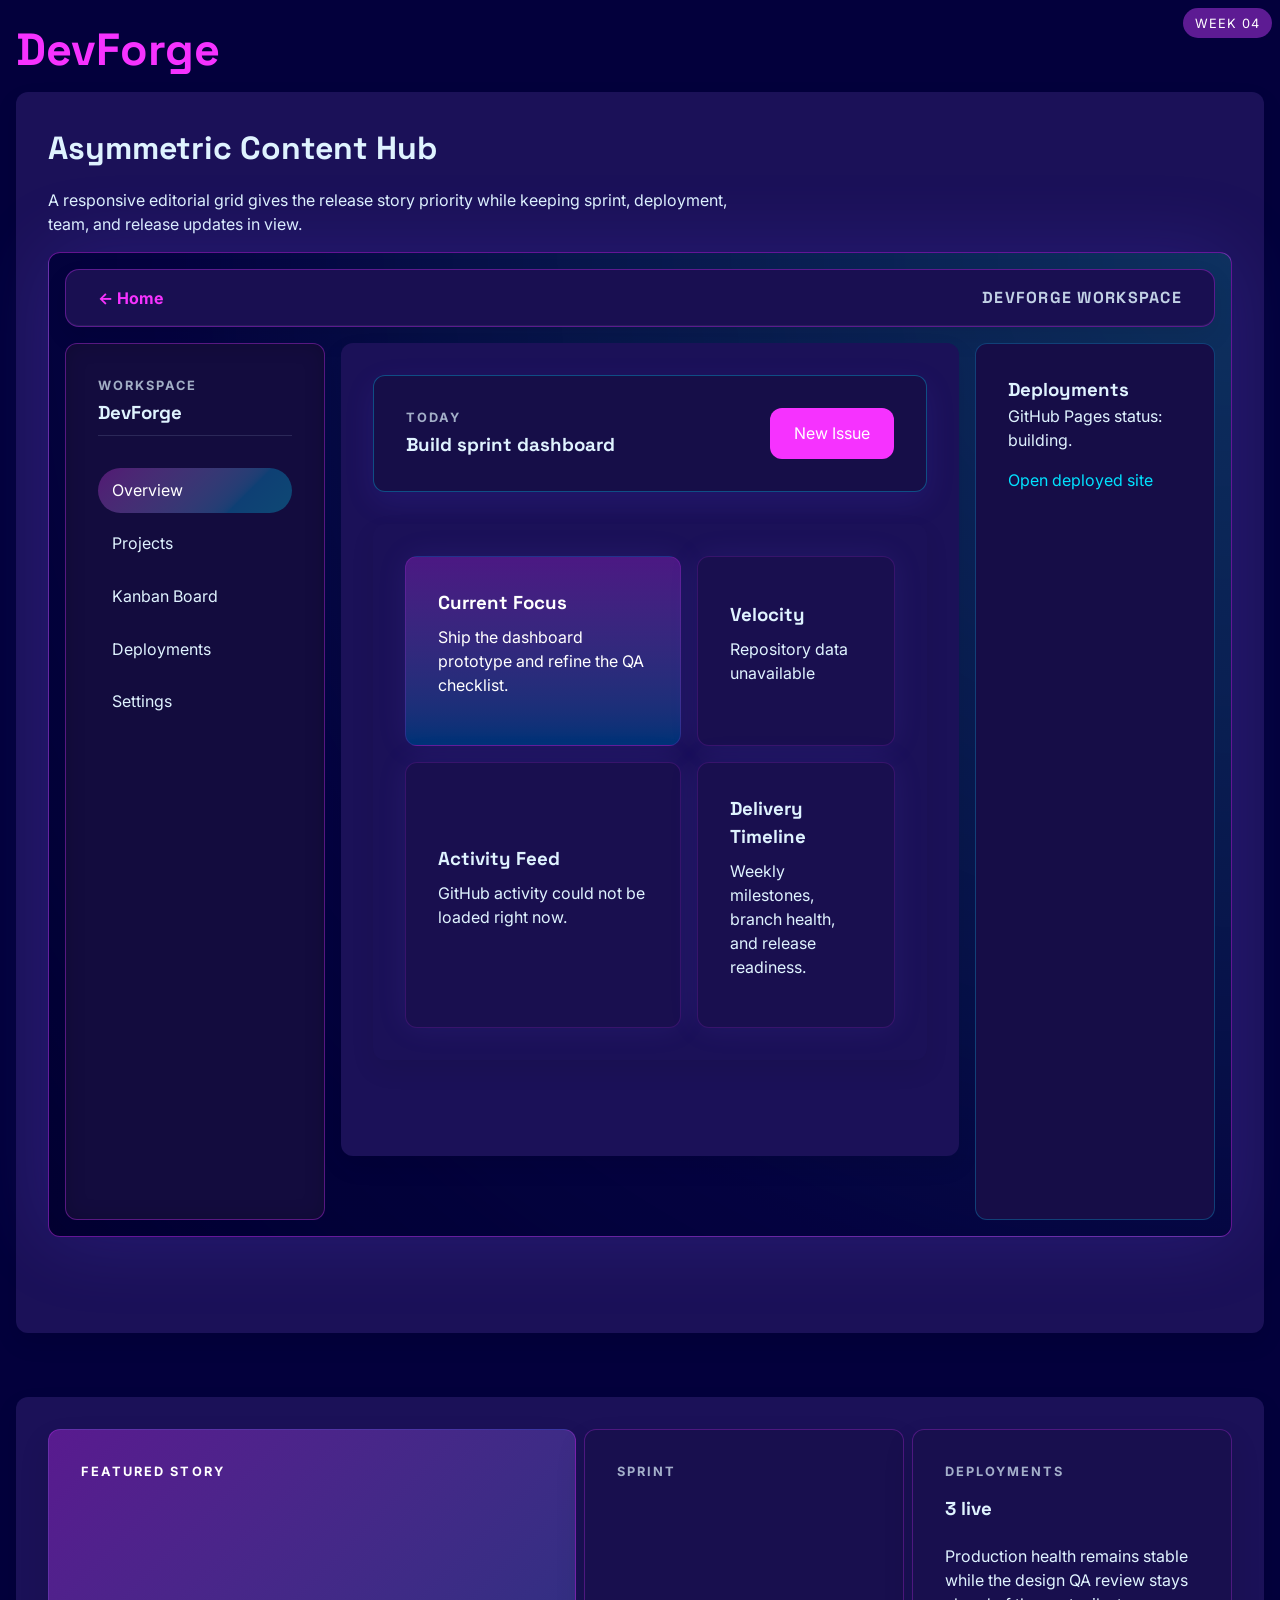
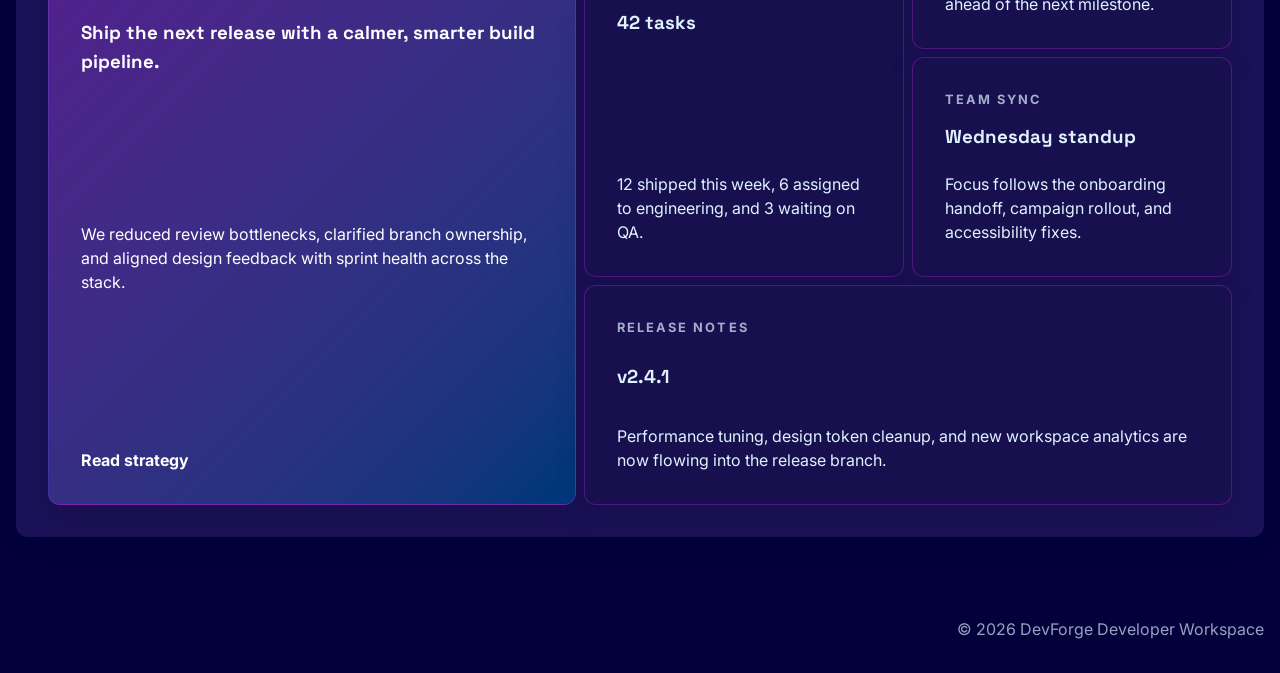
<file: week04/index.html>
<!DOCTYPE html>
<html lang="en">

<head>

    <meta charset="UTF-8">

    <meta name="viewport" content="width=device-width, initial-scale=1.0">

    <title>DevForge | Week 04 Responsive Content Grid</title>

    <!-- Google Fonts -->

    <link rel="preconnect" href="https://fonts.googleapis.com">

    <link rel="preconnect" href="https://fonts.gstatic.com" crossorigin>

    <link href="https://fonts.googleapis.com/css2?family=Inter:wght@400;500;600;700&family=Space+Grotesk:wght@500;700&display=swap" rel="stylesheet">

    <link rel="stylesheet" href="styles.css">

</head>

<body>

<header>

    <h1><a href="../index.html">DevForge</a></h1>

    <span class="week-badge">week 04</span>

</header>

<main>

    <!-- ===================== -->
    <!-- DASHBOARD LAYOUT -->
    <!-- ===================== -->

    <section id="dashboard-section">

        <h2>Asymmetric Content Hub</h2>

        <p>

            A responsive editorial grid gives the release story priority while
            keeping sprint, deployment, team, and release updates in view.

        </p>

        <section class="dashboard-shell" role="application" aria-label="Developer workspace dashboard">

            <header class="dashboard-shell-header">

                <a class="dashboard-shell-home" href="../index.html">← Home</a>

                <h2>DevForge Workspace</h2>

            </header>

            <aside class="dashboard-sidebar" aria-label="Primary navigation">

                <div class="sidebar-brand">

                    <p class="eyebrow">Workspace</p>

                    <h3>DevForge</h3>

                </div>

                <nav class="dashboard-nav" aria-label="Dashboard navigation">

                    <a class="nav-link active" href="#">Overview</a>

                    <a class="nav-link" href="../projects/index.html">Projects</a>

                    <a class="nav-link" href="https://github.com/users/michellemercillead-hub/projects/5/views/1" target="_blank" rel="noopener">Kanban Board</a>

                    <a class="nav-link" data-pages-nav href="#deployment-status">Deployments</a>

                    <a class="nav-link" href="#">Settings</a>

                </nav>

            </aside>

            <section class="dashboard-main-area">

                <header class="dashboard-topbar">

                    <div>

                        <p class="eyebrow">Today</p>

                        <h3>Build sprint dashboard</h3>

                    </div>

                    <a class="primary-btn" href="https://github.com/michellemercillead-hub/devforge/issues/new" target="_blank" rel="noopener">New Issue</a>

                </header>

                <section class="dashboard-workspace" aria-label="Workspace panels">

                    <article class="workspace-card workspace-card--highlight">

                        <h3>Current Focus</h3>

                        <p>Ship the dashboard prototype and refine the QA checklist.</p>

                    </article>

                    <article class="workspace-card">

                        <h3>Velocity</h3>

                        <p data-repository-count>Loading public repositories...</p>

                    </article>

                    <article class="workspace-card">

                        <h3>Activity Feed</h3>

                        <p data-repository-activity>Checking GitHub activity...</p>

                    </article>

                    <article class="workspace-card workspace-card--wide">

                        <h3>Delivery Timeline</h3>

                        <p>Weekly milestones, branch health, and release readiness.</p>

                    </article>

                </section>

            </section>

            <aside class="dashboard-drawer" id="deployment-status" aria-label="Deployment status">

                <h3>Deployments</h3>

                <p data-pages-status>Loading GitHub Pages status...</p>

                <a data-pages-url href="#" target="_blank" rel="noopener" hidden>Open deployed site</a>

            </aside>

        </section>

    </section>

    <section class="content-grid" aria-label="Feature stories and updates">

        <article class="content-card feature-card">

            <p class="eyebrow">Featured Story</p>

            <h3>Ship the next release with a calmer, smarter build pipeline.</h3>

            <p>We reduced review bottlenecks, clarified branch ownership, and aligned design feedback with sprint health across the stack.</p>

            <a href="#">Read strategy</a>

        </article>

        <article class="content-card content-card--sprint">

            <p class="eyebrow">Sprint</p>

            <h3>42 tasks</h3>

            <p>12 shipped this week, 6 assigned to engineering, and 3 waiting on QA.</p>

        </article>

        <article class="content-card content-card--deployments">

            <p class="eyebrow">Deployments</p>

            <h3>3 live</h3>

            <p>Production health remains stable while the design QA review stays ahead of the next milestone.</p>

        </article>

        <article class="content-card content-card--team">

            <p class="eyebrow">Team sync</p>

            <h3>Wednesday standup</h3>

            <p>Focus follows the onboarding handoff, campaign rollout, and accessibility fixes.</p>

        </article>

        <article class="content-card content-card--release">

            <p class="eyebrow">Release notes</p>

            <h3>v2.4.1</h3>

            <p>Performance tuning, design token cleanup, and new workspace analytics are now flowing into the release branch.</p>

        </article>

    </section>

</main>

<script>
    (async () => {
        const repositoryCount = document.querySelector('[data-repository-count]');
        const repositoryActivity = document.querySelector('[data-repository-activity]');
        const pagesStatus = document.querySelector('[data-pages-status]');
        const pagesUrl = document.querySelector('[data-pages-url]');
        const pagesNav = document.querySelector('[data-pages-nav]');

        try {
            const response = await fetch('https://api.github.com/users/michellemercillead-hub/repos?sort=updated&per_page=100');
            if (!response.ok) throw new Error('GitHub request failed');

            const repositories = await response.json();
            if (!Array.isArray(repositories)) throw new Error('Unexpected GitHub response');

            repositoryCount.textContent = `${repositories.length} public ${repositories.length === 1 ? 'repository' : 'repositories'} tracked`;

            if (repositories.length === 0) {
                repositoryActivity.textContent = 'No public repository activity found.';
                return;
            }

            repositoryActivity.textContent = `Latest update: ${repositories[0].name}`;
        } catch (error) {
            repositoryCount.textContent = 'Repository data unavailable';
            repositoryActivity.textContent = 'GitHub activity could not be loaded right now.';
        }

        try {
            const response = await fetch('../data/github-pages.json');
            if (!response.ok) throw new Error('Pages data request failed');

            const pages = await response.json();
            pagesStatus.textContent = pages.status === 'built'
                ? 'GitHub Pages is live.'
                : `GitHub Pages status: ${pages.status}.`;

            if (pages.url) {
                pagesUrl.href = pages.url;
                pagesUrl.hidden = false;
                pagesNav.href = pages.url;
                pagesNav.target = '_blank';
                pagesNav.rel = 'noopener';
            }
        } catch (error) {
            pagesStatus.textContent = 'GitHub Pages status is unavailable.';
        }
    })();
</script>

<footer>

    <p>

        © 2026 DevForge Developer Workspace

    </p>

</footer>

</body>

</html>
</file>
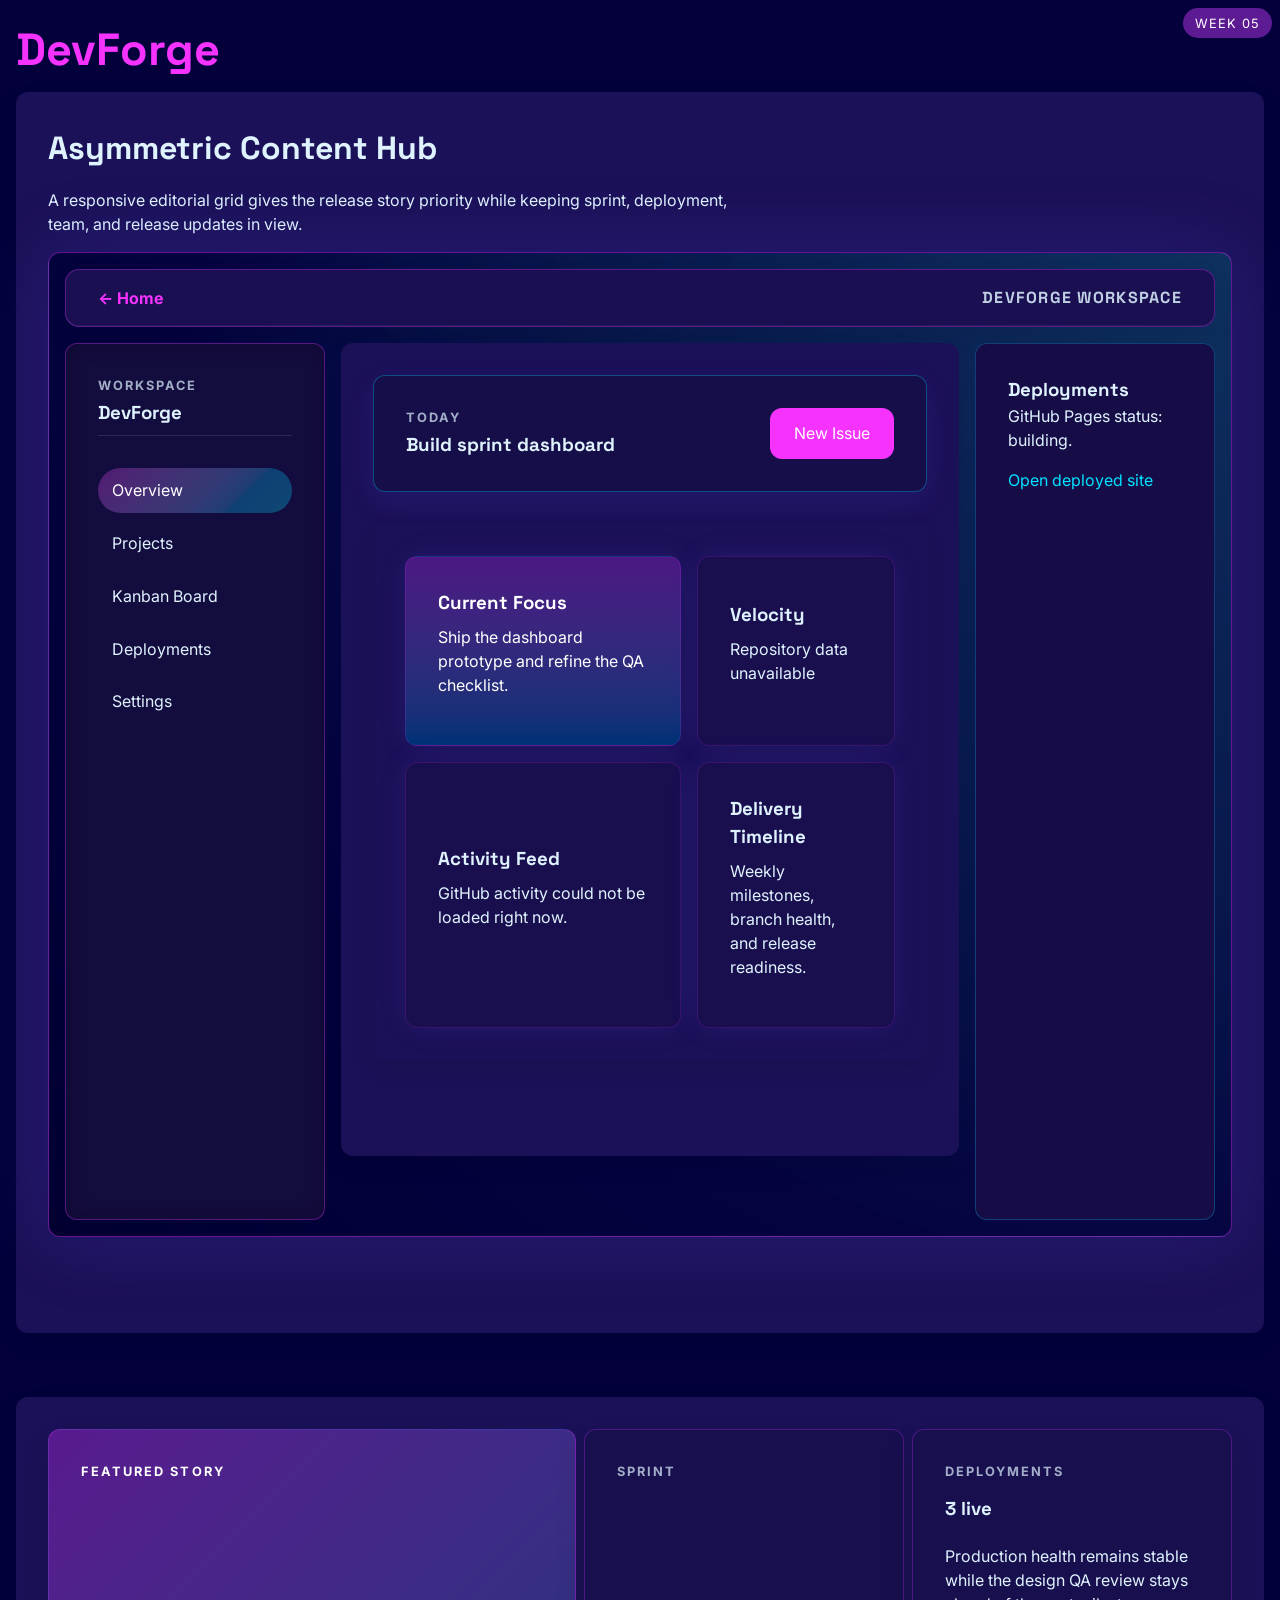
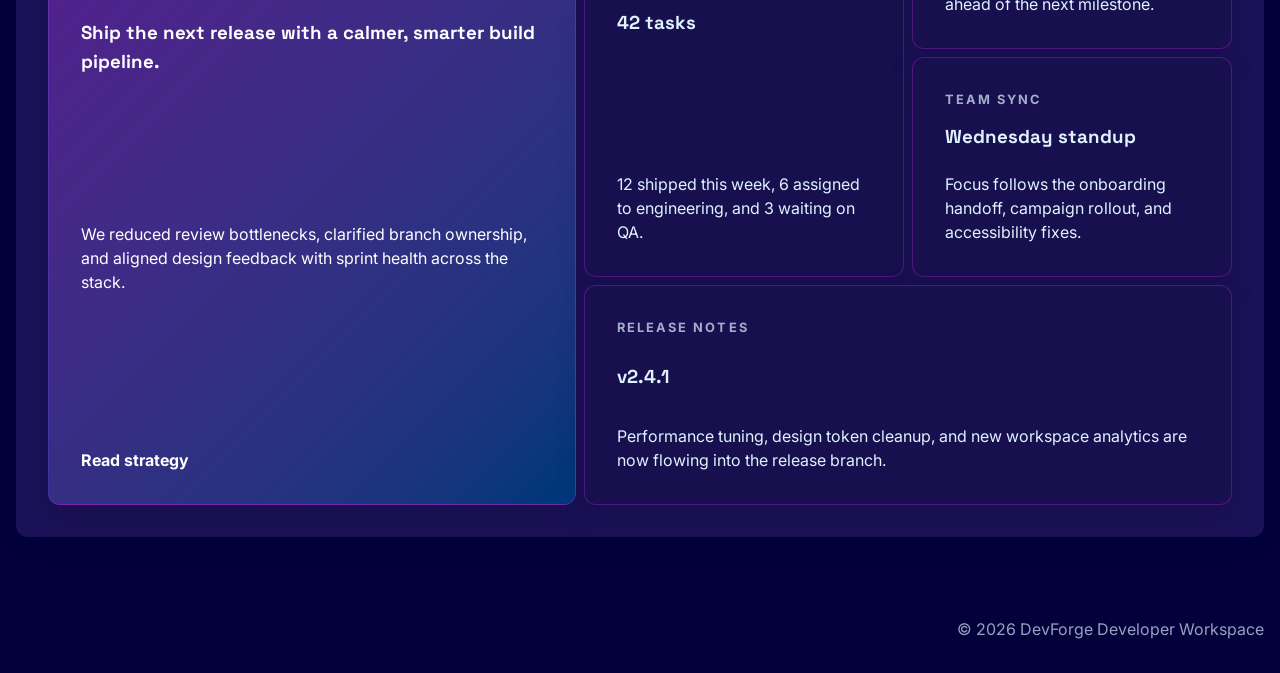
<file: week05/index.html>
<!DOCTYPE html>
<html lang="en">

<head>

    <meta charset="UTF-8">

    <meta name="viewport" content="width=device-width, initial-scale=1.0">

    <title>DevForge | Week 05 Interactive Dashboard Widgets</title>

    <!-- Google Fonts -->

    <link rel="preconnect" href="https://fonts.googleapis.com">

    <link rel="preconnect" href="https://fonts.gstatic.com" crossorigin>

    <link href="https://fonts.googleapis.com/css2?family=Inter:wght@400;500;600;700&family=Space+Grotesk:wght@500;700&display=swap" rel="stylesheet">

    <link rel="stylesheet" href="styles.css">

</head>

<body>

<header>

    <h1><a href="../index.html">DevForge</a></h1>

    <span class="week-badge">week 05</span>

</header>

<main>

    <!-- ===================== -->
    <!-- DASHBOARD LAYOUT -->
    <!-- ===================== -->

    <section id="dashboard-section">

        <h2>Asymmetric Content Hub</h2>

        <p>

            A responsive editorial grid gives the release story priority while
            keeping sprint, deployment, team, and release updates in view.

        </p>

        <section class="dashboard-shell" role="application" aria-label="Developer workspace dashboard">

            <header class="dashboard-shell-header">

                <a class="dashboard-shell-home" href="../index.html">← Home</a>

                <h2>DevForge Workspace</h2>

            </header>

            <aside class="dashboard-sidebar" aria-label="Primary navigation">

                <div class="sidebar-brand">

                    <p class="eyebrow">Workspace</p>

                    <h3>DevForge</h3>

                </div>

                <nav class="dashboard-nav" aria-label="Dashboard navigation">

                    <a class="nav-link active" href="#">Overview</a>

                    <a class="nav-link" href="../projects/index.html">Projects</a>

                    <a class="nav-link" href="https://github.com/users/michellemercillead-hub/projects/5/views/1" target="_blank" rel="noopener">Kanban Board</a>

                    <a class="nav-link" data-pages-nav href="#deployment-status">Deployments</a>

                    <a class="nav-link" href="#">Settings</a>

                </nav>

            </aside>

            <section class="dashboard-main-area">

                <header class="dashboard-topbar">

                    <div>

                        <p class="eyebrow">Today</p>

                        <h3>Build sprint dashboard</h3>

                    </div>

                    <button class="primary-btn" type="button" data-open-issue-modal>New Issue</button>

                </header>

                <section class="dashboard-workspace" aria-label="Workspace panels">

                    <article class="workspace-card workspace-card--highlight">

                        <h3>Current Focus</h3>

                        <p>Ship the dashboard prototype and refine the QA checklist.</p>

                    </article>

                    <article class="workspace-card">

                        <h3>Velocity</h3>

                        <p data-repository-count>Loading public repositories...</p>

                    </article>

                    <article class="workspace-card">

                        <h3>Activity Feed</h3>

                        <p data-repository-activity>Checking GitHub activity...</p>

                    </article>

                    <article class="workspace-card workspace-card--wide">

                        <h3>Delivery Timeline</h3>

                        <p>Weekly milestones, branch health, and release readiness.</p>

                    </article>

                </section>

            </section>

            <aside class="dashboard-drawer" id="deployment-status" aria-label="Deployment status">

                <h3>Deployments</h3>

                <p data-pages-status>Loading GitHub Pages status...</p>

                <a data-pages-url href="#" target="_blank" rel="noopener" hidden>Open deployed site</a>

            </aside>

        </section>

    </section>

    <section class="content-grid" aria-label="Feature stories and updates">

        <article class="content-card feature-card">

            <p class="eyebrow">Featured Story</p>

            <h3>Ship the next release with a calmer, smarter build pipeline.</h3>

            <p>We reduced review bottlenecks, clarified branch ownership, and aligned design feedback with sprint health across the stack.</p>

            <a href="#">Read strategy</a>

        </article>

        <article class="content-card content-card--sprint">

            <p class="eyebrow">Sprint</p>

            <h3>42 tasks</h3>

            <p>12 shipped this week, 6 assigned to engineering, and 3 waiting on QA.</p>

        </article>

        <article class="content-card content-card--deployments">

            <p class="eyebrow">Deployments</p>

            <h3>3 live</h3>

            <p>Production health remains stable while the design QA review stays ahead of the next milestone.</p>

        </article>

        <article class="content-card content-card--team">

            <p class="eyebrow">Team sync</p>

            <h3>Wednesday standup</h3>

            <p>Focus follows the onboarding handoff, campaign rollout, and accessibility fixes.</p>

        </article>

        <article class="content-card content-card--release">

            <p class="eyebrow">Release notes</p>

            <h3>v2.4.1</h3>

            <p>Performance tuning, design token cleanup, and new workspace analytics are now flowing into the release branch.</p>

        </article>

    </section>

</main>

<dialog class="modal-dialog" data-issue-modal>

    <div class="modal-content">

        <header class="modal-header">

            <h3>New Issue</h3>

            <button class="close-btn" type="button" data-close-issue-modal aria-label="Close">&times;</button>

        </header>

        <form class="modal-form" data-issue-form>

            <div class="form-group">

                <label for="issue-title">Title</label>

                <input id="issue-title" name="title" type="text" required placeholder="Short summary of the issue">

            </div>

            <div class="form-group">

                <label for="issue-label">Label</label>

                <select id="issue-label" name="label">

                    <option value="bug">Bug</option>

                    <option value="enhancement">Enhancement</option>

                    <option value="task">Task</option>

                </select>

            </div>

            <div class="form-group">

                <label for="issue-body">Description</label>

                <textarea id="issue-body" name="body" rows="4" placeholder="What needs to happen?"></textarea>

            </div>

            <p data-issue-status role="status" hidden></p>

            <div class="form-actions">

                <button class="secondary-btn" type="button" data-close-issue-modal>Cancel</button>

                <button class="primary-btn" type="submit" data-submit-issue>Create Issue</button>

            </div>

        </form>

    </div>

</dialog>

<script>
    (async () => {
        const repositoryCount = document.querySelector('[data-repository-count]');
        const repositoryActivity = document.querySelector('[data-repository-activity]');
        const pagesStatus = document.querySelector('[data-pages-status]');
        const pagesUrl = document.querySelector('[data-pages-url]');
        const pagesNav = document.querySelector('[data-pages-nav]');

        try {
            const response = await fetch('https://api.github.com/users/michellemercillead-hub/repos?sort=updated&per_page=100');
            if (!response.ok) throw new Error('GitHub request failed');

            const repositories = await response.json();
            if (!Array.isArray(repositories)) throw new Error('Unexpected GitHub response');

            repositoryCount.textContent = `${repositories.length} public ${repositories.length === 1 ? 'repository' : 'repositories'} tracked`;

            if (repositories.length === 0) {
                repositoryActivity.textContent = 'No public repository activity found.';
                return;
            }

            repositoryActivity.textContent = `Latest update: ${repositories[0].name}`;
        } catch (error) {
            repositoryCount.textContent = 'Repository data unavailable';
            repositoryActivity.textContent = 'GitHub activity could not be loaded right now.';
        }

        try {
            const response = await fetch('../data/github-pages.json');
            if (!response.ok) throw new Error('Pages data request failed');

            const pages = await response.json();
            pagesStatus.textContent = pages.status === 'built'
                ? 'GitHub Pages is live.'
                : `GitHub Pages status: ${pages.status}.`;

            if (pages.url) {
                pagesUrl.href = pages.url;
                pagesUrl.hidden = false;
                pagesNav.href = pages.url;
                pagesNav.target = '_blank';
                pagesNav.rel = 'noopener';
            }
        } catch (error) {
            pagesStatus.textContent = 'GitHub Pages status is unavailable.';
        }
    })();

    const issueModal = document.querySelector('[data-issue-modal]');
    const issueForm = document.querySelector('[data-issue-form]');
    const issueStatus = document.querySelector('[data-issue-status]');
    const submitIssueButton = document.querySelector('[data-submit-issue]');

    // Cloudflare Worker that holds the GitHub token server-side.
    const ISSUE_WORKER_URL = 'https://devforge.michellemercillead.workers.dev';

    document.querySelector('[data-open-issue-modal]').addEventListener('click', () => {
        issueForm.reset();
        issueStatus.hidden = true;
        issueModal.showModal();
    });

    document.querySelectorAll('[data-close-issue-modal]').forEach((button) => {
        button.addEventListener('click', () => issueModal.close());
    });

    issueForm.addEventListener('submit', async (event) => {
        event.preventDefault();

        if (!issueForm.reportValidity()) return;

        const formData = new FormData(issueForm);

        submitIssueButton.disabled = true;
        issueStatus.hidden = false;
        issueStatus.textContent = 'Creating issue...';

        try {
            const response = await fetch(ISSUE_WORKER_URL, {
                method: 'POST',
                headers: { 'Content-Type': 'application/json' },
                body: JSON.stringify({
                    title: formData.get('title'),
                    body: formData.get('body'),
                    label: formData.get('label')
                })
            });

            const data = await response.json();
            if (!response.ok) throw new Error(data.error || 'Request failed');

            issueStatus.textContent = `Issue #${data.number} created.`;
            issueForm.reset();
            setTimeout(() => issueModal.close(), 1200);
        } catch (error) {
            issueStatus.textContent = error instanceof Error
                ? error.message
                : 'Could not create the issue. Please try again.';
        } finally {
            submitIssueButton.disabled = false;
        }
    });
</script>

<footer>

    <p>

        © 2026 DevForge Developer Workspace

    </p>

</footer>

</body>

</html>
</file>
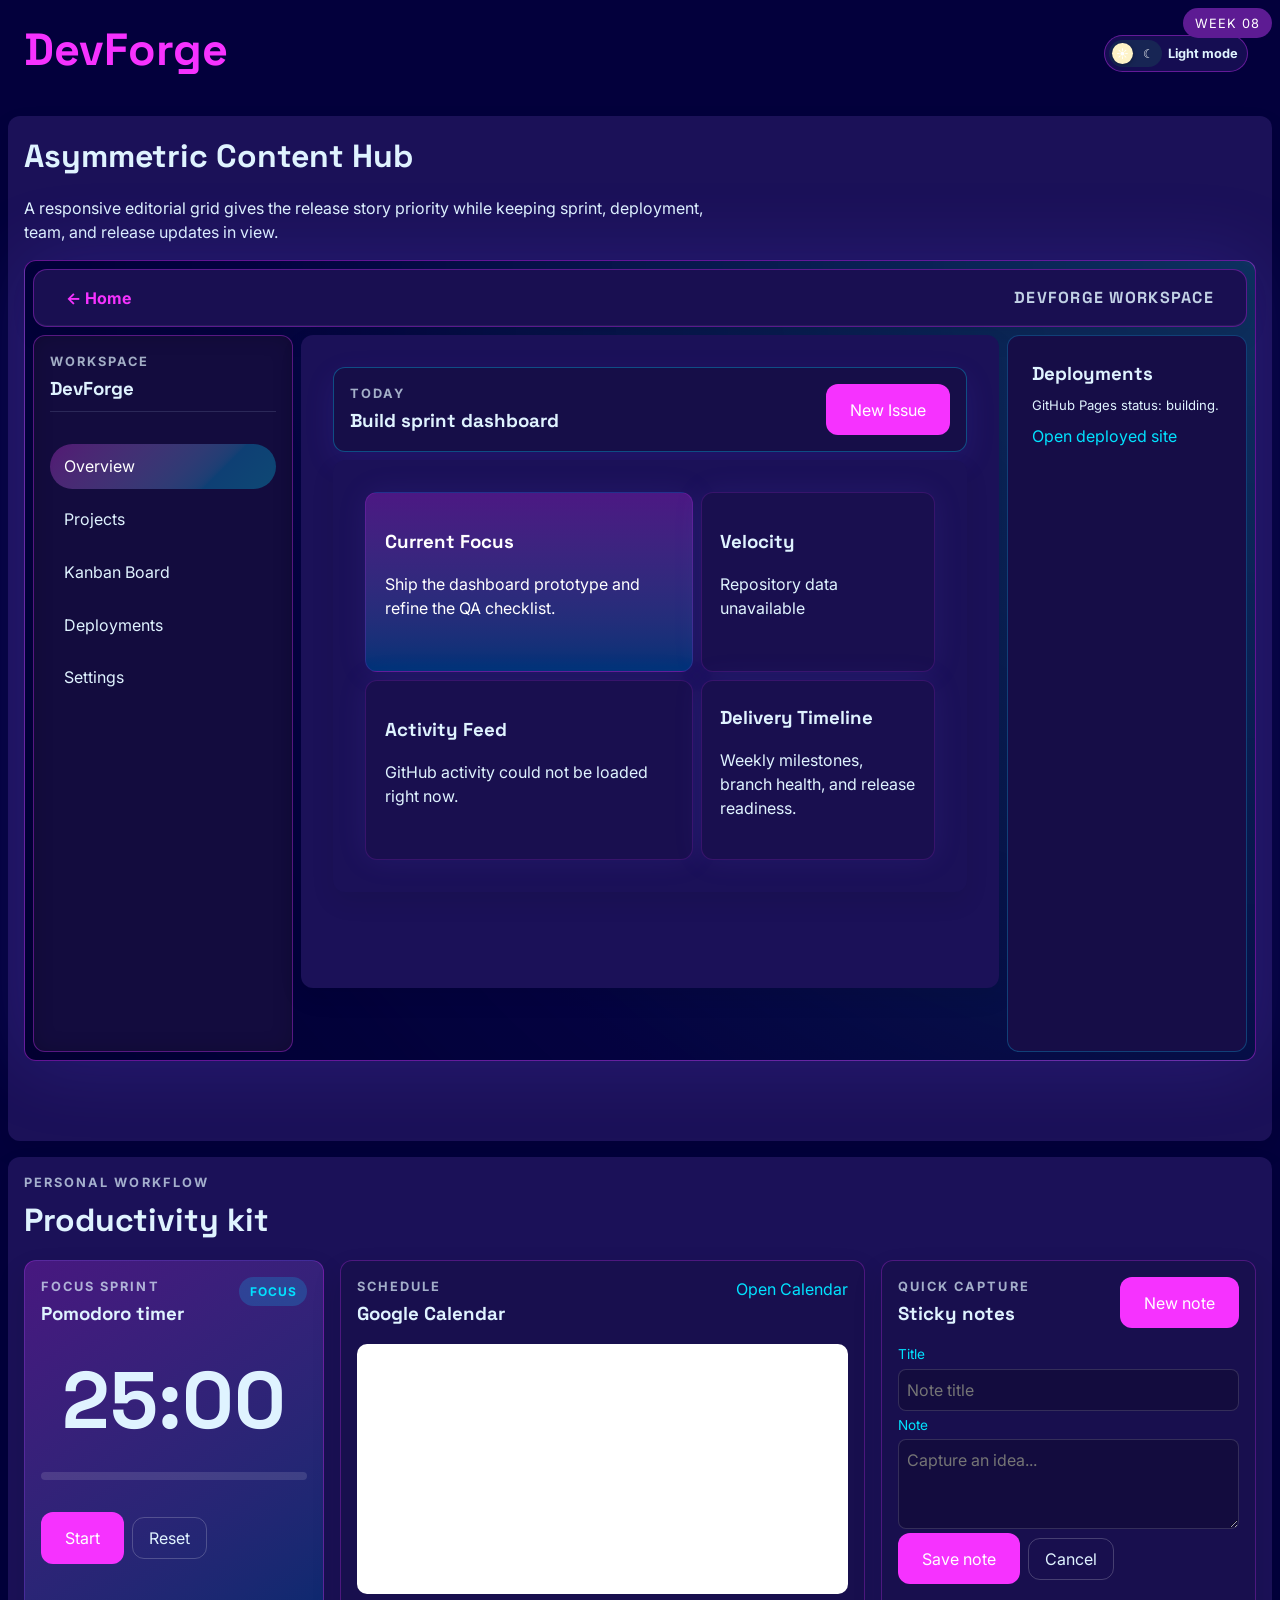
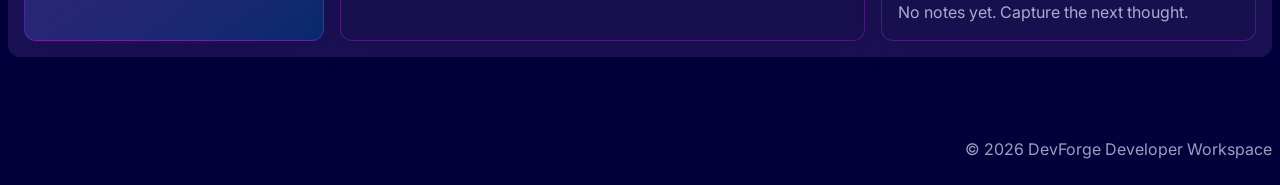
<file: week08/index.html>
<!DOCTYPE html>
<html lang="en">

<head>

    <meta charset="UTF-8">

    <meta name="viewport" content="width=device-width, initial-scale=1.0">

    <title>DevForge | Week 08 Productivity Kit</title>

    <!-- Google Fonts -->

    <link rel="preconnect" href="https://fonts.googleapis.com">

    <link rel="preconnect" href="https://fonts.gstatic.com" crossorigin>

    <link href="https://fonts.googleapis.com/css2?family=Inter:wght@400;500;600;700&family=Space+Grotesk:wght@500;700&display=swap" rel="stylesheet">

    <link rel="stylesheet" href="styles.css">

</head>

<body>

<header>

    <h1><a href="../index.html">DevForge</a></h1>

    <div class="header-tools">
        <button class="theme-toggle" type="button" data-theme-toggle aria-label="Switch to light mode" aria-pressed="false">
            <span class="theme-toggle-track" aria-hidden="true">
                <span class="theme-toggle-icon theme-toggle-icon--sun">☀</span>
                <span class="theme-toggle-icon theme-toggle-icon--moon">☾</span>
                <span class="theme-toggle-thumb"></span>
            </span>
            <span class="theme-toggle-label" data-theme-label>Dark mode</span>
        </button>
        <span class="week-badge">week 08</span>
    </div>

</header>

<main>

    <!-- ===================== -->
    <!-- DASHBOARD LAYOUT -->
    <!-- ===================== -->

    <section id="dashboard-section">

        <h2>Asymmetric Content Hub</h2>

        <p>

            A responsive editorial grid gives the release story priority while
            keeping sprint, deployment, team, and release updates in view.

        </p>

        <section class="dashboard-shell" role="application" aria-label="Developer workspace dashboard">

            <header class="dashboard-shell-header">

                <a class="dashboard-shell-home" href="../index.html">← Home</a>

                <h2>DevForge Workspace</h2>

            </header>

            <aside class="dashboard-sidebar" aria-label="Primary navigation">

                <div class="sidebar-brand">

                    <p class="eyebrow">Workspace</p>

                    <h3>DevForge</h3>

                </div>

                <nav class="dashboard-nav" aria-label="Dashboard navigation">

                    <a class="nav-link active" href="#">Overview</a>

                    <a class="nav-link" href="../projects/index.html">Projects</a>

                    <a class="nav-link" href="https://github.com/users/michellemercillead-hub/projects/5/views/1" target="_blank" rel="noopener">Kanban Board</a>

                    <a class="nav-link" data-pages-nav href="#deployment-status">Deployments</a>

                    <a class="nav-link" href="#">Settings</a>

                </nav>

            </aside>

            <section class="dashboard-main-area">

                <header class="dashboard-topbar">

                    <div>

                        <p class="eyebrow">Today</p>

                        <h3>Build sprint dashboard</h3>

                    </div>

                    <button class="primary-btn" type="button" data-open-issue-modal>New Issue</button>

                </header>

                <section class="dashboard-workspace" aria-label="Workspace panels">

                    <div class="card-slot card-slot--focus">

                        <article class="workspace-card workspace-card--highlight">

                            <h3>Current Focus</h3>

                            <p>Ship the dashboard prototype and refine the QA checklist.</p>

                        </article>

                    </div>

                    <div class="card-slot card-slot--velocity">

                        <article class="workspace-card">

                            <h3>Velocity</h3>

                            <p data-repository-count>Loading public repositories...</p>

                        </article>

                    </div>

                    <div class="card-slot card-slot--activity">

                        <article class="workspace-card">

                            <h3>Activity Feed</h3>

                            <p data-repository-activity>Checking GitHub activity...</p>

                        </article>

                    </div>

                    <div class="card-slot card-slot--timeline">

                        <article class="workspace-card workspace-card--wide">

                            <h3>Delivery Timeline</h3>

                            <p>Weekly milestones, branch health, and release readiness.</p>

                        </article>

                    </div>

                </section>

            </section>

            <aside class="dashboard-drawer" id="deployment-status" aria-label="Deployment status">

                <article class="sidebar-card">

                    <h3>Deployments</h3>

                    <p data-pages-status>Loading GitHub Pages status...</p>

                    <a data-pages-url href="#" target="_blank" rel="noopener" hidden>Open deployed site</a>

                </article>

            </aside>

        </section>

    </section>

    <section class="productivity-kit" aria-labelledby="productivity-heading">

        <p class="eyebrow">Personal workflow</p>

        <h2 id="productivity-heading">Productivity kit</h2>

        <div class="productivity-grid">

            <article class="productivity-card pomodoro-card" aria-labelledby="pomodoro-heading">

                <div class="productivity-card-header">
                    <div>
                        <p class="eyebrow">Focus sprint</p>
                        <h3 id="pomodoro-heading">Pomodoro timer</h3>
                    </div>
                    <span class="timer-mode" data-timer-mode>Focus</span>
                </div>

                <output class="timer-display" data-timer-display aria-live="polite">25:00</output>

                <div class="timer-progress" aria-hidden="true"><span data-timer-progress></span></div>

                <div class="productivity-actions">
                    <button class="primary-btn" type="button" data-timer-start>Start</button>
                    <button class="secondary-btn" type="button" data-timer-reset>Reset</button>
                </div>

            </article>

            <article class="productivity-card calendar-card" aria-labelledby="calendar-heading">

                <div class="productivity-card-header">
                    <div>
                        <p class="eyebrow">Schedule</p>
                        <h3 id="calendar-heading">Google Calendar</h3>
                    </div>
                    <a class="text-link" href="https://calendar.google.com/calendar/u/0/r" target="_blank" rel="noopener">Open Calendar</a>
                </div>

                <iframe
                    class="calendar-frame"
                    src="https://calendar.google.com/calendar/embed?src=en.usa%23holiday%40group.v.calendar.google.com&ctz=America%2FNew_York"
                    title="Google Calendar"
                    loading="lazy"></iframe>

            </article>

            <article class="productivity-card notes-card" aria-labelledby="notes-heading">

                <div class="productivity-card-header">
                    <div>
                        <p class="eyebrow">Quick capture</p>
                        <h3 id="notes-heading">Sticky notes</h3>
                    </div>
                    <button class="primary-btn" type="button" data-add-note>New note</button>
                </div>

                <form class="note-form" data-note-form hidden>
                    <label for="note-title">Title</label>
                    <input id="note-title" name="title" type="text" maxlength="80" placeholder="Note title" required>
                    <label for="note-body">Note</label>
                    <textarea id="note-body" name="body" rows="3" maxlength="500" placeholder="Capture an idea..." required></textarea>
                    <div class="productivity-actions">
                        <button class="primary-btn" type="submit">Save note</button>
                        <button class="secondary-btn" type="button" data-cancel-note>Cancel</button>
                    </div>
                </form>

                <div class="notes-list" data-notes-list aria-live="polite"></div>

            </article>

        </div>

    </section>

</main>

<dialog class="modal-dialog" data-issue-modal>

    <div class="modal-content">

        <header class="modal-header">

            <h3>New Issue</h3>

            <button class="close-btn" type="button" data-close-issue-modal aria-label="Close">&times;</button>

        </header>

        <form class="modal-form" data-issue-form>

            <div class="form-group">

                <label for="issue-title">Title</label>

                <input id="issue-title" name="title" type="text" required placeholder="Short summary of the issue">

            </div>

            <div class="form-group">

                <label for="issue-label">Label</label>

                <select id="issue-label" name="label">

                    <option value="bug">Bug</option>

                    <option value="enhancement">Enhancement</option>

                    <option value="task">Task</option>

                </select>

            </div>

            <div class="form-group">

                <label for="issue-body">Description</label>

                <textarea id="issue-body" name="body" rows="4" placeholder="What needs to happen?"></textarea>

            </div>

            <p data-issue-status role="status" hidden></p>

            <div class="form-actions">

                <button class="secondary-btn" type="button" data-close-issue-modal>Cancel</button>

                <button class="primary-btn" type="submit" data-submit-issue>Create Issue</button>

            </div>

        </form>

    </div>

</dialog>

<script src="app.js"></script>

<script>
    (async () => {
        const repositoryCount = document.querySelector('[data-repository-count]');
        const repositoryActivity = document.querySelector('[data-repository-activity]');
        const pagesStatus = document.querySelector('[data-pages-status]');
        const pagesUrl = document.querySelector('[data-pages-url]');
        const pagesNav = document.querySelector('[data-pages-nav]');

        try {
            const response = await fetch('https://api.github.com/users/michellemercillead-hub/repos?sort=updated&per_page=100');
            if (!response.ok) throw new Error('GitHub request failed');

            const repositories = await response.json();
            if (!Array.isArray(repositories)) throw new Error('Unexpected GitHub response');

            repositoryCount.textContent = `${repositories.length} public ${repositories.length === 1 ? 'repository' : 'repositories'} tracked`;

            if (repositories.length === 0) {
                repositoryActivity.textContent = 'No public repository activity found.';
                return;
            }

            repositoryActivity.textContent = `Latest update: ${repositories[0].name}`;
        } catch (error) {
            repositoryCount.textContent = 'Repository data unavailable';
            repositoryActivity.textContent = 'GitHub activity could not be loaded right now.';
        }

        try {
            const response = await fetch('../data/github-pages.json');
            if (!response.ok) throw new Error('Pages data request failed');

            const pages = await response.json();
            pagesStatus.textContent = pages.status === 'built'
                ? 'GitHub Pages is live.'
                : `GitHub Pages status: ${pages.status}.`;

            if (pages.url) {
                pagesUrl.href = pages.url;
                pagesUrl.hidden = false;
                pagesNav.href = pages.url;
                pagesNav.target = '_blank';
                pagesNav.rel = 'noopener';
            }
        } catch (error) {
            pagesStatus.textContent = 'GitHub Pages status is unavailable.';
        }
    })();

    const issueModal = document.querySelector('[data-issue-modal]');
    const issueForm = document.querySelector('[data-issue-form]');
    const issueStatus = document.querySelector('[data-issue-status]');
    const submitIssueButton = document.querySelector('[data-submit-issue]');

    // Cloudflare Worker that holds the GitHub token server-side.
    const ISSUE_WORKER_URL = 'https://devforge.michellemercillead.workers.dev';

    document.querySelector('[data-open-issue-modal]').addEventListener('click', () => {
        issueForm.reset();
        issueStatus.hidden = true;
        issueModal.showModal();
    });

    document.querySelectorAll('[data-close-issue-modal]').forEach((button) => {
        button.addEventListener('click', () => issueModal.close());
    });

    issueForm.addEventListener('submit', async (event) => {
        event.preventDefault();

        if (!issueForm.reportValidity()) return;

        const formData = new FormData(issueForm);

        submitIssueButton.disabled = true;
        issueStatus.hidden = false;
        issueStatus.textContent = 'Creating issue...';

        try {
            const response = await fetch(ISSUE_WORKER_URL, {
                method: 'POST',
                headers: { 'Content-Type': 'application/json' },
                body: JSON.stringify({
                    title: formData.get('title'),
                    body: formData.get('body'),
                    label: formData.get('label')
                })
            });

            const data = await response.json();
            if (!response.ok) throw new Error(data.error || 'Request failed');

            issueStatus.textContent = `Issue #${data.number} created.`;
            issueForm.reset();
            setTimeout(() => issueModal.close(), 1200);
        } catch (error) {
            issueStatus.textContent = error instanceof Error
                ? error.message
                : 'Could not create the issue. Please try again.';
        } finally {
            submitIssueButton.disabled = false;
        }
    });
</script>

<footer>

    <p>

        © 2026 DevForge Developer Workspace

    </p>

</footer>

<div class="scroll-progress-bar" aria-hidden="true"></div>

</body>

</html>
</file>
<file: test/styles.css>
/* ===========================================
   DEVFORGE DESIGN SYSTEM
   Week 02 Capstone
=========================================== */

@layer reset, tokens, base, components;

/* ===========================================
   RESET
=========================================== */

@layer reset {

*,
*::before,
*::after {
    box-sizing: border-box;
}

html {
    scroll-behavior: smooth;
}

body,
h1,
h2,
h3,
p,
ul {
    margin: 0;
}

img {
    display: block;
    max-width: 100%;
}

button {
    font: inherit;
    cursor: pointer;
}

}

/* ===========================================
   DESIGN TOKENS
=========================================== */

@layer tokens {

:root {

    /* ---------- Colors ---------- */

    --color-primary: oklch(72% 0.32 320);
    --color-secondary: oklch(80% 0.25 210);

    --color-background: oklch(12% 0.14 260);
    --color-surface: oklch(25% 0.12 280);

    --color-text: oklch(96% 0.05 260);

    /* ---------- Typography ---------- */

    --size-base: 1rem;

    --size-heading-md:
        clamp(1.5rem, 1.2rem + 1vw, 2rem);

    --size-heading-lg:
        clamp(1.75rem, 1.31rem + 1.88vw, 3rem);

    /* ---------- Spacing ---------- */

    --space-xs: .25rem;
    --space-sm: .5rem;
    --space-md: 1rem;
    --space-lg: 2rem;
    --space-xl: 4rem;

    /* ---------- Radius ---------- */

    --radius: .75rem;

    /* ---------- Shadow ---------- */

    --shadow:
        0 10px 25px rgba(0,0,0,.08);

}

/* ---------- Dark Mode ---------- */

@media (prefers-color-scheme: dark) {

:root {

    --color-background: oklch(12% 0.10 250);

    --color-surface: oklch(18% 0.08 250);

    --color-text: oklch(96% 0.03 250);

}

}

}

/* ===========================================
   BASE STYLES
=========================================== */

@layer base {

body {

    font-family: "Inter", sans-serif;

    background: radial-gradient(circle at top left,
        color-mix(in srgb, var(--color-primary) 18%, black),
        color-mix(in srgb, var(--color-background) 85%, black));

    color: var(--color-text);

    font-size: var(--size-base);

    line-height: 1.6;

    min-height: 100dvh;

    max-width: 1400px;

    margin: auto;

    padding: var(--space-lg);

}

h1,
h2,
h3 {

    font-family: "Space Grotesk", sans-serif;

}

header {

    position: relative;

    text-align: center;

    margin-bottom: var(--space-xl);

}

.week-badge {

    position: absolute;

    top: var(--space-sm);

    right: var(--space-sm);

    display: inline-flex;

    align-items: center;

    justify-content: center;

    padding: .35rem .75rem;

    border-radius: 999px;

    background: color-mix(in srgb, var(--color-primary) 30%, var(--color-surface));

    color: white;

    font-size: .8rem;

    letter-spacing: .08em;

    text-transform: uppercase;

}

header h1 {

    font-size: var(--size-heading-lg);

    margin-bottom: var(--space-sm);

}

header a {

    color: var(--color-primary);

    text-decoration: none;

}

header a:hover {

    text-decoration: underline;

}

a:focus-visible {

    outline: 3px solid var(--color-primary);

    outline-offset: 3px;

}

.home-link {

    margin: 0;

    font-size: .95rem;

}

.footer-link {

    margin-top: 0;

}

.home-link a {

    display: inline-block;

    padding: .55rem 1rem;

    border: 1px solid var(--color-primary);

    border-radius: 999px;

    background: var(--color-primary);

    color: white;

    box-shadow: 0 0 20px rgba(48, 104, 255, 0.45);

    transition: background .2s ease, transform .2s ease, box-shadow .2s ease;

}

.home-link a:hover {

    background: color-mix(in srgb, var(--color-primary) 75%, white 25%);

    color: white;

    transform: translateY(-1px);

    box-shadow: 0 0 28px rgba(48, 104, 255, 0.65);

}

.home-link a:hover {

    background: color-mix(in srgb, var(--color-primary) 20%, transparent);

    transform: translateY(-1px);

}

header p {

    font-size: 1.1rem;

}

section {

    background: var(--color-surface);

    border-radius: var(--radius);

    padding: var(--space-lg);

    margin-bottom: var(--space-xl);

    box-shadow: var(--shadow);

}

h1 {

    font-size: var(--size-heading-lg);

    margin-bottom: var(--space-md);

}

h2 {

    font-size: var(--size-heading-md);

    margin-bottom: var(--space-md);

}

h3 {

    margin-bottom: var(--space-sm);

}

p {

    margin-bottom: var(--space-md);

    max-width: 70ch;

}

ul {

    padding-left: 1.5rem;

}

li {

    margin-bottom: .5rem;

}

}

/* ===========================================
   COMPONENTS
=========================================== */

@layer components {

/* ---------- Color Palette ---------- */

.color-grid {

    display: grid;

    grid-template-columns:
        repeat(auto-fit, minmax(180px,1fr));

    gap: var(--space-lg);

    margin-top: var(--space-lg);

}

.color-card {

    border-radius: var(--radius);

    padding: var(--space-lg);

    text-align: center;

    color: white;

    min-height: 150px;

    display: flex;

    flex-direction: column;

    justify-content: center;

}

.primary {

    background: var(--color-primary);

}

.secondary {

    background: var(--color-secondary);

}

.background {

    background: var(--color-background);

    color: var(--color-text);

    border: 2px solid #ccc;

}

.surface {

    background: var(--color-surface);

    color: var(--color-text);

    border: 2px solid #ccc;

}

.text {

    background: var(--color-text);

}

/* ---------- Typography ---------- */

.display-heading {

    font-size: var(--size-heading-lg);

}

.medium-heading {

    font-size: var(--size-heading-md);

}

/* ---------- Spacing ---------- */

.spacing-grid {

    display: flex;

    flex-wrap: wrap;

    gap: var(--space-md);

    margin-top: var(--space-lg);

}

.spacing-box {

    background: var(--color-primary);

    color: white;

    border-radius: var(--radius);

    font-weight: bold;

}

.xs {

    padding: var(--space-xs);

}

.sm {

    padding: var(--space-sm);

}

.md {

    padding: var(--space-md);

}

.lg {

    padding: var(--space-lg);

}

.xl {

    padding: var(--space-xl);

}

/* ---------- Button ---------- */

.primary-btn {

    background: var(--color-primary);

    color: white;

    border: none;

    border-radius: var(--radius);

    padding:

        .85rem

        1.5rem;

    margin-bottom: var(--space-lg);

    transition: .3s;

}

.primary-btn:hover {

    opacity: .85;

}

/* ---------- Dashboard Layout ---------- */

.dashboard-shell {

    position: relative;

    display: grid;

    grid-template-columns: minmax(220px, 260px) minmax(0, 1fr) minmax(180px, 240px);

    min-height: 100dvh;

    padding: var(--space-md);

    gap: var(--space-md);

    background: radial-gradient(circle at top right,
        color-mix(in srgb, var(--color-secondary) 18%, black 30%),
        color-mix(in srgb, var(--color-background) 82%, black));

    border-radius: var(--radius);

    border: 1px solid color-mix(in srgb, var(--color-primary) 40%, transparent);

    box-shadow: 0 0 80px rgba(100, 75, 255, 0.18);

}

.dashboard-shell-header {

    grid-column: 1 / -1;

    display: flex;

    justify-content: space-between;

    align-items: center;

    padding: var(--space-md) var(--space-lg);

    background: color-mix(in srgb, var(--color-surface) 92%, black 8%);

    border-radius: calc(var(--radius) + 2px);

    border: 1px solid color-mix(in srgb, var(--color-primary) 30%, transparent);

    box-shadow: inset 0 -1px 0 rgba(255, 255, 255, 0.06), 0 10px 24px rgba(0, 0, 0, 0.08);

}

.dashboard-shell-header h2 {

    margin: 0;

    font-size: 1rem;

    letter-spacing: .08em;

    text-transform: uppercase;

    opacity: .85;

}

.dashboard-shell-home {

    color: var(--color-primary);

    font-weight: 700;

    text-decoration: none;

}

.dashboard-shell-home:hover {

    color: white;

}

.dashboard-sidebar {

    min-width: 0;

    display: flex;

    flex-direction: column;

    gap: var(--space-lg);

    padding: var(--space-lg);

    background: color-mix(in srgb, var(--color-surface) 70%, black 30%);

    border-radius: var(--radius);

    border: 1px solid color-mix(in srgb, var(--color-primary) 30%, transparent);

    box-shadow: inset 0 0 20px rgba(0, 0, 0, 0.18);

}

.dashboard-main-area {

    display: flex;

    flex-direction: column;

    gap: var(--space-lg);

    min-width: 0;

}

.sidebar-brand {

    padding-bottom: var(--space-sm);

    border-bottom: 1px solid color-mix(in srgb, var(--color-text) 12%, transparent);

}

.eyebrow {

    margin-bottom: var(--space-xs);

    font-size: .8rem;

    font-weight: 700;

    letter-spacing: .16em;

    text-transform: uppercase;

    opacity: .7;

}

.dashboard-nav {

    display: flex;

    flex-direction: column;

    gap: var(--space-sm);

}

.nav-link {

    color: var(--color-text);

    text-decoration: none;

    padding: .65rem .85rem;

    border-radius: 999px;

}

.nav-link.active,
.nav-link:hover {

    background: linear-gradient(135deg,
        color-mix(in srgb, var(--color-primary) 28%, transparent),
        color-mix(in srgb, var(--color-secondary) 28%, transparent));

    color: white;

}

.dashboard-topbar {

    display: flex;

    justify-content: space-between;

    align-items: center;

    padding: var(--space-lg);

    background: color-mix(in srgb, var(--color-surface) 82%, black 18%);

    border-radius: var(--radius);

    border: 1px solid color-mix(in srgb, var(--color-secondary) 30%, transparent);

    box-shadow: 0 10px 30px rgba(88, 68, 255, 0.12);

}

.dashboard-topbar h3,
.dashboard-sidebar h3,
.dashboard-drawer h3 {

    margin-bottom: 0;

}

.dashboard-topbar .primary-btn {

    margin-bottom: 0;

}

.dashboard-workspace {

    display: grid;

    grid-template-columns: 1.4fr 1fr;

    grid-template-areas:
        "focus velocity"
        "activity timeline";

    gap: var(--space-md);

    flex: 1;

}

.workspace-card {

    display: flex;

    flex-direction: column;

    justify-content: center;

    padding: var(--space-lg);

    min-height: 180px;

    background: color-mix(in srgb, var(--color-surface) 90%, black 10%);

    border-radius: var(--radius);

    border: 1px solid color-mix(in srgb, var(--color-primary) 14%, transparent);

    box-shadow: 0 0 30px rgba(108, 92, 255, 0.1);

}

.workspace-card--highlight {

    grid-area: focus;

    background: linear-gradient(180deg,
        color-mix(in srgb, var(--color-primary) 22%, var(--color-surface)),
        color-mix(in srgb, var(--color-secondary) 16%, var(--color-surface)));

    color: white;

}

.workspace-card--wide {

    grid-area: timeline;

}

.dashboard-drawer {

    padding: var(--space-lg);

    background: color-mix(in srgb, var(--color-surface) 80%, black 20%);

    border-radius: var(--radius);

    border: 1px solid color-mix(in srgb, var(--color-secondary) 24%, transparent);

}

.content-grid {

    display: grid;

    grid-template-columns: repeat(3, minmax(0, 1fr));

    grid-auto-flow: dense;

    gap: var(--space-md);

    margin-top: var(--space-xl);

}

.content-card {

    display: flex;

    flex-direction: column;

    justify-content: space-between;

    min-height: 220px;

    padding: var(--space-lg);

    background: color-mix(in srgb, var(--color-surface) 88%, black 12%);

    border: 1px solid color-mix(in srgb, var(--color-primary) 24%, transparent);

    border-radius: var(--radius);

    box-shadow: 0 14px 30px rgba(0, 0, 0, 0.12);

}

.content-card h3 {

    margin-bottom: var(--space-sm);

}

.content-card p {

    margin-bottom: 0;

}

.content-card a {

    margin-top: var(--space-md);

    color: var(--color-primary);

    font-weight: 700;

    text-decoration: none;

}

.content-card a:hover {

    text-decoration: underline;

}

.feature-card {

    grid-column: span 2;

    grid-row: span 2;

    background: linear-gradient(135deg,
        color-mix(in srgb, var(--color-primary) 28%, var(--color-surface)),
        color-mix(in srgb, var(--color-secondary) 18%, var(--color-surface)));

    color: white;

}

.feature-card .eyebrow {

    opacity: 1;

    color: white;

}

.feature-card a {

    color: white;

}

.student-dashboard {

    width: min(1500px, calc(100vw - 80px));

    margin: 0 auto;

    padding: 0 0 2rem;

}

.dashboard-header-row {

    display: flex;

    justify-content: space-between;

    align-items: center;

    gap: 1rem;

    margin-bottom: 1.5rem;

    padding: 0 0.5rem;

}

.dashboard-header-row h1 {

    font-size: clamp(3rem, 3vw + 1.2rem, 7rem);

    line-height: 0.95;

    margin: 0;

    font-weight: 700;

    letter-spacing: -0.06em;

}

.dark-mode-toggle {

    align-self: flex-start;

    border: 1px solid rgba(255,255,255,0.15);

    background: rgba(255,255,255,0.12);

    color: var(--color-text);

    border-radius: 999px;

    padding: 0.9rem 1.4rem;

    font-size: 1.1rem;

    margin-top: 0.7rem;

}

.dashboard-shell {

    display: grid;

    grid-template-columns: 220px minmax(0, 1fr) 300px;

    gap: 1.25rem;

    min-height: 820px;

    padding: 1rem 1rem 1.1rem;

    border-radius: 2rem;

    background: linear-gradient(180deg, rgba(35, 48, 74, 0.96), rgba(23, 31, 52, 0.96));

    border: 1px solid rgba(139, 166, 255, 0.18);

    box-shadow: 0 15px 40px rgba(13, 18, 32, 0.35);

}

.dashboard-sidebar {

    display: flex;

    flex-direction: column;

    justify-content: space-between;

    padding: 1.2rem 1rem 1rem;

    background: rgba(161, 177, 204, 0.15);

    border-radius: 1.6rem;

    min-height: 100%;

}

.sidebar-brand {

    display: flex;

    align-items: center;

    gap: 0.75rem;

    padding: 0.7rem 0.8rem 1rem;

    font-size: 1.15rem;

    font-weight: 700;

    color: white;

}

.brand-mark {

    display: inline-flex;

    align-items: center;

    justify-content: center;

    width: 1.6rem;

    height: 1.6rem;

    border-radius: 50%;

    background: rgba(255,255,255,0.1);

    font-size: 1rem;

}

.dashboard-nav {

    display: flex;

    flex-direction: column;

    gap: 0.65rem;

    margin-top: 0.75rem;

}

.nav-link {

    color: rgba(255,255,255,0.74);

    text-decoration: none;

    padding: 0.9rem 0.9rem 0.9rem 1rem;

    border-radius: 0.9rem;

    font-size: 1rem;

    transition: all .2s ease;

}

.nav-link.active,
.nav-link:hover {

    color: white;

    background: rgba(255,255,255,0.08);

    box-shadow: inset 0 0 0 1px rgba(255,255,255,0.04);

}

.logout-btn {

    margin-top: 1rem;

    padding: 0.85rem 1.1rem;

    background: transparent;

    border: 0;

    border-radius: 0.85rem;

    color: rgba(255,255,255,0.9);

    text-align: left;

    font-size: 1rem;

    cursor: pointer;

}

.dashboard-main-area {

    display: flex;

    flex-direction: column;

    gap: 1rem;

    min-width: 0;

}

.dashboard-topbar {

    display: flex;

    align-items: center;

    justify-content: space-between;

    gap: 1rem;

    padding: 0.9rem 1rem;

    border-radius: 1.1rem;

    background: rgba(255,255,255,0.04);

    border: 1px solid rgba(255,255,255,0.05);

}

.search-wrap {

    display: flex;

    align-items: center;

    gap: 0.65rem;

    width: min(460px, 100%);

    padding: 0.6rem 0.9rem;

    background: rgba(255,255,255,0.05);

    border-radius: 999px;

    border: 1px solid rgba(255,255,255,0.05);

}

.search-wrap input {

    background: transparent;

    border: 0;

    color: rgba(255,255,255,0.7);

    font-size: 1rem;

    width: 100%;

    outline: none;

}

.search-icon {

    color: rgba(255,255,255,0.7);

    font-size: 1.3rem;

}

.topbar-actions {

    display: flex;

    align-items: center;

    gap: 0.6rem;

    color: rgba(255,255,255,0.8);

}

.language-pill,
.icon-bell,
.user-pill {

    display: inline-flex;

    align-items: center;

    justify-content: center;

    min-height: 2.3rem;

    padding: 0.35rem 0.7rem;

    border-radius: 999px;

    background: rgba(255,255,255,0.04);

    border: 1px solid rgba(255,255,255,0.08);

}

.user-pill {

    gap: 0.6rem;

    padding-right: 1rem;

    font-size: 0.9rem;

}

.user-avatar {

    display: inline-flex;

    width: 1.7rem;

    height: 1.7rem;

    border-radius: 50%;

    background: linear-gradient(135deg, #a9d7ff, #7d8cff);

    align-items: center;

    justify-content: center;

    color: #101827;

    font-weight: 700;

}

.dashboard-grid {

    display: grid;

    grid-template-columns: minmax(0, 1.55fr) minmax(0, 0.9fr);

    grid-auto-flow: dense;

    gap: 1rem;

}

.content-card {

    position: relative;

    display: flex;

    flex-direction: column;

    justify-content: space-between;

    min-height: 220px;

    padding: 1.2rem 1.2rem 1rem;

    background: rgba(151, 163, 187, 0.1);

    border: 1px solid rgba(255,255,255,0.05);

    border-radius: 1.4rem;

    color: white;

    box-shadow: inset 0 1px 0 rgba(255,255,255,0.04);

}

.feature-card {

    grid-column: 1 / 2;

    grid-row: span 2;

    min-height: 300px;

    background: linear-gradient(135deg, #7d9af9 0%, #7d8ef2 35%, #6f72d4 100%);

    display: grid;

    grid-template-columns: 1.2fr 0.8fr;

    align-items: end;

    padding: 1.4rem 1.25rem 0.9rem;

}

.feature-copy {

    align-self: center;

}

.feature-copy h3 {

    margin: 0;

    max-width: 20ch;

    font-size: clamp(1.4rem, 0.8rem + 1.2vw, 2.2rem);

    line-height: 1.15;

    letter-spacing: -0.04em;

}

.eyebrow {

    display: inline-block;

    margin: 0 0 0.6rem;

    font-size: 0.8rem;

    font-weight: 700;

    letter-spacing: 0.08em;

    text-transform: uppercase;

    opacity: 0.9;

}

.device-illustration {

    position: relative;

    display: flex;

    align-items: flex-end;

    justify-content: center;

    width: 100%;

    height: 220px;

}

.monitor {

    position: absolute;

    bottom: 45px;

    left: 60%;

    transform: translateX(-50%);

    width: 155px;

    height: 110px;

    background: linear-gradient(180deg, #f0f3ff, #dfe6ff);

    border-radius: 1rem 1rem 0.6rem 0.6rem;

    box-shadow: 0 18px 26px rgba(31,44,72,0.1);

}

.screen {

    position: absolute;

    inset: 0.75rem 0.75rem 0.5rem;

    border-radius: 0.8rem;

    background: linear-gradient(135deg, #ffffff 0%, #d5e0ff 100%);

}

.desk {

    position: absolute;

    bottom: 30px;

    width: 180px;

    height: 14px;

    background: #2d5bff;

    border-radius: 999px;

    box-shadow: 0 10px 20px rgba(50,95,255,0.3);

}

.person {

    position: absolute;

    bottom: 0;

    left: 60%;

    transform: translateX(-50%);

    width: 80px;

    height: 120px;

}

.head {

    position: absolute;

    top: 10px;

    left: 18px;

    width: 42px;

    height: 42px;

    background: #f5d1ba;

    border-radius: 50%;

    box-shadow: inset 0 -4px 0 rgba(0,0,0,0.05);

}

.body {

    position: absolute;

    bottom: 0;

    left: 12px;

    width: 56px;

    height: 72px;

    background: linear-gradient(180deg, #fefefe 0%, #dfe7ff 100%);

    border-radius: 18px 18px 26px 26px;

}

.calendar-card,
.performance-card,
.metrics-card,
.teachers-card,
.events-card {

    background: rgba(137, 156, 190, 0.12);

}

.mini-header {

    display: flex;

    align-items: center;

    justify-content: space-between;

    gap: 0.5rem;

    margin-bottom: 1rem;

}

.mini-header h3 {

    margin: 0;

    font-size: 1.1rem;

}

.ghost-btn {

    border: 1px solid rgba(255,255,255,0.08);

    background: rgba(255,255,255,0.05);

    color: rgba(255,255,255,0.8);

    border-radius: 999px;

    padding: 0.35rem 0.7rem;

    font-size: 0.75rem;

}

.ghost-btn--alt {

    background: rgba(86, 130, 255, 0.2);

}

.calendar-list {

    display: flex;

    flex-direction: column;

    gap: 0.7rem;

}

.event-item {

    display: flex;

    align-items: center;

    gap: 0.8rem;

    padding: 0.7rem 0.7rem;

    border-radius: 0.9rem;

    background: rgba(255,255,255,0.04);

    border: 1px solid rgba(255,255,255,0.05);

}

.event-item.active {

    background: rgba(116, 165, 255, 0.2);

}

.time {

    min-width: 3rem;

    color: rgba(255,255,255,0.8);

    font-size: 0.8rem;

}

.event-meta {

    flex: 1;

}

.event-meta h4 {

    margin: 0 0 0.2rem;

    font-size: 0.9rem;

}

.event-meta p {

    margin: 0;

    font-size: 0.72rem;

    color: rgba(255,255,255,0.7);

}

.performance-card {

    grid-column: 1 / 2;

    min-height: 260px;

}

.small-row {

    flex-wrap: wrap;

}

.lesson-stats {

    display: flex;

    flex-direction: column;

    gap: 1rem;

}

.lesson-heading {

    display: flex;

    align-items: center;

    gap: 0.5rem;

    flex-wrap: wrap;

    font-size: 0.9rem;

    color: rgba(255,255,255,0.8);

}

.lesson-heading strong {

    font-size: 2.3rem;

    line-height: 1;

    color: white;

    letter-spacing: -0.05em;

}

.pill-btn {

    margin-left: auto;

    border: 0;

    border-radius: 999px;

    background: rgba(255,255,255,0.08);

    color: white;

    padding: 0.45rem 0.7rem;

}

.bar-chart {

    display: grid;

    grid-template-columns: repeat(8, minmax(0, 1fr));

    align-items: end;

    gap: 0.5rem;

    height: 110px;

    padding-top: 0.5rem;

}

.bar-chart span {

    display: block;

    height: var(--h);

    border-radius: 1rem 1rem 0 0;

    background: linear-gradient(180deg, #8ec7ff, #5473ff);

}

.metrics-card {

    display: flex;

    flex-direction: column;

    justify-content: center;

    gap: 1rem;

}

.ring-row {

    display: grid;

    grid-template-columns: repeat(2, minmax(0, 1fr));

    gap: 0.8rem;

}

.metric-ring {

    position: relative;

    width: 86px;

    height: 86px;

    margin: 0 auto;

    border-radius: 50%;

    display: grid;

    place-items: center;

    background: conic-gradient(#5b8cff 0deg 290deg, rgba(255,255,255,0.08) 290deg 360deg);

}

.metric-ring::before {

    content: "";

    position: absolute;

    inset: 10px;

    border-radius: 50%;

    background: rgba(33, 46, 72, 0.82);

}

.metric-ring span {

    position: relative;

    z-index: 1;

    font-size: 0.9rem;

    font-weight: 700;

}

.ring-blue { background: conic-gradient(#68a5ff 0 0.92turn, rgba(255,255,255,0.08) 0 1turn); }
.ring-cyan { background: conic-gradient(#7fe0d7 0 0.83turn, rgba(255,255,255,0.08) 0 1turn); }
.ring-purple { background: conic-gradient(#7f7ef6 0 0.78turn, rgba(255,255,255,0.08) 0 1turn); }
.ring-teal { background: conic-gradient(#5ac5c6 0 0.97turn, rgba(255,255,255,0.08) 0 1turn); }

.teachers-card {

    grid-column: 1 / 2;

    min-height: 220px;

}

.mini-header a {

    color: rgba(255,255,255,0.8);

    text-decoration: none;

    font-size: 0.85rem;

}

.teacher-item {

    display: grid;

    grid-template-columns: 2.5rem 1fr auto;

    align-items: center;

    gap: 0.75rem;

    padding: 0.7rem 0.5rem;

    border-radius: 0.9rem;

    background: rgba(255,255,255,0.04);

    border: 1px solid rgba(255,255,255,0.05);

    margin-bottom: 0.7rem;

}

.teacher-avatar,
.event-avatar {

    width: 2.3rem;

    height: 2.3rem;

    border-radius: 50%;

    background: linear-gradient(135deg, #f5d2b3, #a1b5ff);

}

.avatar-one { background: linear-gradient(135deg, #f5d2b3, #a1b5ff); }
.avatar-two { background: linear-gradient(135deg, #9fc0ff, #d3acff); }
.avatar-three { background: linear-gradient(135deg, #f5d2b3, #7fb3ff); }
.avatar-four { background: linear-gradient(135deg, #8ad7d8, #6f85ff); }

.teacher-copy {

    display: flex;

    flex-direction: column;

    gap: 0.16rem;

    min-width: 0;

}

.teacher-copy strong,
.teacher-copy small {

    white-space: nowrap;

    overflow: hidden;

    text-overflow: ellipsis;

}

.teacher-copy small {

    color: rgba(255,255,255,0.7);

}

.teacher-actions {

    display: flex;

    gap: 0.5rem;

    color: rgba(255,255,255,0.8);

}

.events-card {

    grid-column: 2 / 3;

    grid-row: 3 / span 2;

    min-height: 260px;

}

.event-item--stacked {

    padding: 0.7rem 0.5rem;

    align-items: flex-start;

}

.event-copy {

    flex: 1;

    min-width: 0;

}

.event-copy h4 {

    margin: 0 0 0.3rem;

    font-size: 0.9rem;

    line-height: 1.45;

}

.event-copy p {

    margin: 0;

    color: rgba(255,255,255,0.7);

    font-size: 0.75rem;

}

.dashboard-drawer {

    display: flex;

    flex-direction: column;

    gap: 0.8rem;

    padding: 1.1rem 0.9rem;

    background: rgba(150, 166, 196, 0.12);

    border-radius: 1.5rem;

    border: 1px solid rgba(255,255,255,0.06);

}

@media (max-width: 1200px) {

    .dashboard-shell {

        grid-template-columns: 200px minmax(0, 1fr);

    }

    .dashboard-drawer {

        grid-column: 1 / -1;

    }

}

@media (max-width: 900px) {

    .content-grid {

        grid-template-columns: repeat(2, minmax(0, 1fr));

    }

    .feature-card {

        grid-column: span 2;

        grid-row: span 1;

    }


    .dashboard-shell {

        grid-template-columns: 1fr;

    }

    .dashboard-topbar {

        flex-direction: column;

        align-items: flex-start;

        gap: var(--space-sm);

    }

    .dashboard-workspace {

        grid-template-columns: 1fr;

        grid-template-areas:
            "focus"
            "velocity"
            "activity"
            "timeline";

    }

}

/* ---------- Dashboard Card ---------- */

.dashboard-card {

    background: var(--color-background);

    border-radius: var(--radius);

    padding: var(--space-lg);

    border-left:

        6px solid

        var(--color-primary);

}

.student-dashboard {

    width: min(1500px, calc(100vw - 80px));

    margin: 0 auto;

    padding: 0 0 2rem;

}

.dashboard-header-row {

    display: flex;

    justify-content: space-between;

    align-items: center;

    gap: 1rem;

    margin-bottom: 1.5rem;

    padding: 0 0.5rem;

}

.dashboard-header-row h1 {

    font-size: clamp(3rem, 3vw + 1.2rem, 7rem);

    line-height: 0.95;

    margin: 0;

    font-weight: 700;

    letter-spacing: -0.06em;

}

.dark-mode-toggle {

    align-self: flex-start;

    border: 1px solid rgba(255,255,255,0.15);

    background: rgba(255,255,255,0.12);

    color: var(--color-text);

    border-radius: 999px;

    padding: 0.9rem 1.4rem;

    font-size: 1.1rem;

    margin-top: 0.7rem;

}

.dashboard-shell {

    display: grid;

    grid-template-columns: 220px minmax(0, 1fr) 300px;

    gap: 1.25rem;

    min-height: 820px;

    padding: 1rem 1rem 1.1rem;

    border-radius: 2rem;

    background: linear-gradient(180deg, rgba(35, 48, 74, 0.96), rgba(23, 31, 52, 0.96));

    border: 1px solid rgba(139, 166, 255, 0.18);

    box-shadow: 0 15px 40px rgba(13, 18, 32, 0.35);

}

.dashboard-sidebar {

    display: flex;

    flex-direction: column;

    justify-content: space-between;

    padding: 1.2rem 1rem 1rem;

    background: rgba(161, 177, 204, 0.15);

    border-radius: 1.6rem;

    min-height: 100%;

}

.sidebar-brand {

    display: flex;

    align-items: center;

    gap: 0.75rem;

    padding: 0.7rem 0.8rem 1rem;

    font-size: 1.15rem;

    font-weight: 700;

    color: white;

}

.brand-mark {

    display: inline-flex;

    align-items: center;

    justify-content: center;

    width: 1.6rem;

    height: 1.6rem;

    border-radius: 50%;

    background: rgba(255,255,255,0.1);

    font-size: 1rem;

}

.dashboard-nav {

    display: flex;

    flex-direction: column;

    gap: 0.65rem;

    margin-top: 0.75rem;

}

.nav-link {

    color: rgba(255,255,255,0.74);

    text-decoration: none;

    padding: 0.9rem 0.9rem 0.9rem 1rem;

    border-radius: 0.9rem;

    font-size: 1rem;

    transition: all .2s ease;

}

.nav-link.active,
.nav-link:hover {

    color: white;

    background: rgba(255,255,255,0.08);

    box-shadow: inset 0 0 0 1px rgba(255,255,255,0.04);

}

.logout-btn {

    margin-top: 1rem;

    padding: 0.85rem 1.1rem;

    background: transparent;

    border: 0;

    border-radius: 0.85rem;

    color: rgba(255,255,255,0.9);

    text-align: left;

    font-size: 1rem;

    cursor: pointer;

}

.dashboard-main-area {

    display: flex;

    flex-direction: column;

    gap: 1rem;

    min-width: 0;

}

.dashboard-topbar {

    display: flex;

    align-items: center;

    justify-content: space-between;

    gap: 1rem;

    padding: 0.9rem 1rem;

    border-radius: 1.1rem;

    background: rgba(255,255,255,0.04);

    border: 1px solid rgba(255,255,255,0.05);

}

.search-wrap {

    display: flex;

    align-items: center;

    gap: 0.65rem;

    width: min(460px, 100%);

    padding: 0.6rem 0.9rem;

    background: rgba(255,255,255,0.05);

    border-radius: 999px;

    border: 1px solid rgba(255,255,255,0.05);

}

.search-wrap input {

    background: transparent;

    border: 0;

    color: rgba(255,255,255,0.7);

    font-size: 1rem;

    width: 100%;

    outline: none;

}

.search-icon {

    color: rgba(255,255,255,0.7);

    font-size: 1.3rem;

}

.topbar-actions {

    display: flex;

    align-items: center;

    gap: 0.6rem;

    color: rgba(255,255,255,0.8);

}

.language-pill,
.icon-bell,
.user-pill {

    display: inline-flex;

    align-items: center;

    justify-content: center;

    min-height: 2.3rem;

    padding: 0.35rem 0.7rem;

    border-radius: 999px;

    background: rgba(255,255,255,0.04);

    border: 1px solid rgba(255,255,255,0.08);

}

.user-pill {

    gap: 0.6rem;

    padding-right: 1rem;

    font-size: 0.9rem;

}

.user-avatar {

    display: inline-flex;

    width: 1.7rem;

    height: 1.7rem;

    border-radius: 50%;

    background: linear-gradient(135deg, #a9d7ff, #7d8cff);

    align-items: center;

    justify-content: center;

    color: #101827;

    font-weight: 700;

}

.dashboard-grid {

    display: grid;

    grid-template-columns: minmax(0, 1.55fr) minmax(0, 0.9fr);

    grid-auto-flow: dense;

    gap: 1rem;

}

.content-card {

    position: relative;

    display: flex;

    flex-direction: column;

    justify-content: space-between;

    min-height: 220px;

    padding: 1.2rem 1.2rem 1rem;

    background: rgba(151, 163, 187, 0.1);

    border: 1px solid rgba(255,255,255,0.05);

    border-radius: 1.4rem;

    color: white;

    box-shadow: inset 0 1px 0 rgba(255,255,255,0.04);

}

.feature-card {

    grid-column: 1 / 2;

    grid-row: span 2;

    min-height: 300px;

    background: linear-gradient(135deg, #7d9af9 0%, #7d8ef2 35%, #6f72d4 100%);

    display: grid;

    grid-template-columns: 1.2fr 0.8fr;

    align-items: end;

    padding: 1.4rem 1.25rem 0.9rem;

}

.feature-copy {

    align-self: center;

}

.feature-copy h3 {

    margin: 0;

    max-width: 20ch;

    font-size: clamp(1.4rem, 0.8rem + 1.2vw, 2.2rem);

    line-height: 1.15;

    letter-spacing: -0.04em;

}

.eyebrow {

    display: inline-block;

    margin: 0 0 0.6rem;

    font-size: 0.8rem;

    font-weight: 700;

    letter-spacing: 0.08em;

    text-transform: uppercase;

    opacity: 0.9;

}

.device-illustration {

    position: relative;

    display: flex;

    align-items: flex-end;

    justify-content: center;

    width: 100%;

    height: 220px;

}

.monitor {

    position: absolute;

    bottom: 45px;

    left: 60%;

    transform: translateX(-50%);

    width: 155px;

    height: 110px;

    background: linear-gradient(180deg, #f0f3ff, #dfe6ff);

    border-radius: 1rem 1rem 0.6rem 0.6rem;

    box-shadow: 0 18px 26px rgba(31,44,72,0.1);

}

.screen {

    position: absolute;

    inset: 0.75rem 0.75rem 0.5rem;

    border-radius: 0.8rem;

    background: linear-gradient(135deg, #ffffff 0%, #d5e0ff 100%);

}

.desk {

    position: absolute;

    bottom: 30px;

    width: 180px;

    height: 14px;

    background: #2d5bff;

    border-radius: 999px;

    box-shadow: 0 10px 20px rgba(50,95,255,0.3);

}

.person {

    position: absolute;

    bottom: 0;

    left: 60%;

    transform: translateX(-50%);

    width: 80px;

    height: 120px;

}

.head {

    position: absolute;

    top: 10px;

    left: 18px;

    width: 42px;

    height: 42px;

    background: #f5d1ba;

    border-radius: 50%;

    box-shadow: inset 0 -4px 0 rgba(0,0,0,0.05);

}

.body {

    position: absolute;

    bottom: 0;

    left: 12px;

    width: 56px;

    height: 72px;

    background: linear-gradient(180deg, #fefefe 0%, #dfe7ff 100%);

    border-radius: 18px 18px 26px 26px;

}

.calendar-card,
.performance-card,
.metrics-card,
.teachers-card,
.events-card {

    background: rgba(137, 156, 190, 0.12);

}

.mini-header {

    display: flex;

    align-items: center;

    justify-content: space-between;

    gap: 0.5rem;

    margin-bottom: 1rem;

}

.mini-header h3 {

    margin: 0;

    font-size: 1.1rem;

}

.ghost-btn {

    border: 1px solid rgba(255,255,255,0.08);

    background: rgba(255,255,255,0.05);

    color: rgba(255,255,255,0.8);

    border-radius: 999px;

    padding: 0.35rem 0.7rem;

    font-size: 0.75rem;

}

.ghost-btn--alt {

    background: rgba(86, 130, 255, 0.2);

}

.calendar-list {

    display: flex;

    flex-direction: column;

    gap: 0.7rem;

}

.event-item {

    display: flex;

    align-items: center;

    gap: 0.8rem;

    padding: 0.7rem 0.7rem;

    border-radius: 0.9rem;

    background: rgba(255,255,255,0.04);

    border: 1px solid rgba(255,255,255,0.05);

}

.event-item.active {

    background: rgba(116, 165, 255, 0.2);

}

.time {

    min-width: 3rem;

    color: rgba(255,255,255,0.8);

    font-size: 0.8rem;

}

.event-meta {

    flex: 1;

}

.event-meta h4 {

    margin: 0 0 0.2rem;

    font-size: 0.9rem;

}

.event-meta p {

    margin: 0;

    font-size: 0.72rem;

    color: rgba(255,255,255,0.7);

}

.performance-card {

    grid-column: 1 / 2;

    min-height: 260px;

}

.small-row {

    flex-wrap: wrap;

}

.lesson-stats {

    display: flex;

    flex-direction: column;

    gap: 1rem;

}

.lesson-heading {

    display: flex;

    align-items: center;

    gap: 0.5rem;

    flex-wrap: wrap;

    font-size: 0.9rem;

    color: rgba(255,255,255,0.8);

}

.lesson-heading strong {

    font-size: 2.3rem;

    line-height: 1;

    color: white;

    letter-spacing: -0.05em;

}

.pill-btn {

    margin-left: auto;

    border: 0;

    border-radius: 999px;

    background: rgba(255,255,255,0.08);

    color: white;

    padding: 0.45rem 0.7rem;

}

.bar-chart {

    display: grid;

    grid-template-columns: repeat(8, minmax(0, 1fr));

    align-items: end;

    gap: 0.5rem;

    height: 110px;

    padding-top: 0.5rem;

}

.bar-chart span {

    display: block;

    height: var(--h);

    border-radius: 1rem 1rem 0 0;

    background: linear-gradient(180deg, #8ec7ff, #5473ff);

}

.metrics-card {

    display: flex;

    flex-direction: column;

    justify-content: center;

    gap: 1rem;

}

.ring-row {

    display: grid;

    grid-template-columns: repeat(2, minmax(0, 1fr));

    gap: 0.8rem;

}

.metric-ring {

    position: relative;

    width: 86px;

    height: 86px;

    margin: 0 auto;

    border-radius: 50%;

    display: grid;

    place-items: center;

    background: conic-gradient(#5b8cff 0deg 290deg, rgba(255,255,255,0.08) 290deg 360deg);

}

.metric-ring::before {

    content: "";

    position: absolute;

    inset: 10px;

    border-radius: 50%;

    background: rgba(33, 46, 72, 0.82);

}

.metric-ring span {

    position: relative;

    z-index: 1;

    font-size: 0.9rem;

    font-weight: 700;

}

.ring-blue { background: conic-gradient(#68a5ff 0 0.92turn, rgba(255,255,255,0.08) 0 1turn); }
.ring-cyan { background: conic-gradient(#7fe0d7 0 0.83turn, rgba(255,255,255,0.08) 0 1turn); }
.ring-purple { background: conic-gradient(#7f7ef6 0 0.78turn, rgba(255,255,255,0.08) 0 1turn); }
.ring-teal { background: conic-gradient(#5ac5c6 0 0.97turn, rgba(255,255,255,0.08) 0 1turn); }

.teachers-card {

    grid-column: 1 / 2;

    min-height: 220px;

}

.mini-header a {

    color: rgba(255,255,255,0.8);

    text-decoration: none;

    font-size: 0.85rem;

}

.teacher-item {

    display: grid;

    grid-template-columns: 2.5rem 1fr auto;

    align-items: center;

    gap: 0.75rem;

    padding: 0.7rem 0.5rem;

    border-radius: 0.9rem;

    background: rgba(255,255,255,0.04);

    border: 1px solid rgba(255,255,255,0.05);

    margin-bottom: 0.7rem;

}

.teacher-avatar,
.event-avatar {

    width: 2.3rem;

    height: 2.3rem;

    border-radius: 50%;

    background: linear-gradient(135deg, #f5d2b3, #a1b5ff);

}

.avatar-one { background: linear-gradient(135deg, #f5d2b3, #a1b5ff); }
.avatar-two { background: linear-gradient(135deg, #9fc0ff, #d3acff); }
.avatar-three { background: linear-gradient(135deg, #f5d2b3, #7fb3ff); }
.avatar-four { background: linear-gradient(135deg, #8ad7d8, #6f85ff); }

.teacher-copy {

    display: flex;

    flex-direction: column;

    gap: 0.16rem;

    min-width: 0;

}

.teacher-copy strong,
.teacher-copy small {

    white-space: nowrap;

    overflow: hidden;

    text-overflow: ellipsis;

}

.teacher-copy small {

    color: rgba(255,255,255,0.7);

}

.teacher-actions {

    display: flex;

    gap: 0.5rem;

    color: rgba(255,255,255,0.8);

}

.events-card {

    grid-column: 2 / 3;

    grid-row: 3 / span 2;

    min-height: 260px;

}

.event-item--stacked {

    padding: 0.7rem 0.5rem;

    align-items: flex-start;

}

.event-copy {

    flex: 1;

    min-width: 0;

}

.event-copy h4 {

    margin: 0 0 0.3rem;

    font-size: 0.9rem;

    line-height: 1.45;

}

.event-copy p {

    margin: 0;

    color: rgba(255,255,255,0.7);

    font-size: 0.75rem;

}

.dashboard-drawer {

    display: flex;

    flex-direction: column;

    gap: 0.8rem;

    padding: 1.1rem 0.9rem;

    background: rgba(150, 166, 196, 0.12);

    border-radius: 1.5rem;

    border: 1px solid rgba(255,255,255,0.06);

}

@media (max-width: 1200px) {

    .dashboard-shell {

        grid-template-columns: 200px minmax(0, 1fr);

    }

    .dashboard-drawer {

        grid-column: 1 / -1;

    }

}

@media (max-width: 900px) {

    .student-dashboard {

        width: min(100vw - 24px, 100%);

    }

    .dashboard-header-row {

        flex-direction: column;

        align-items: flex-start;

    }

    .dashboard-shell {

        grid-template-columns: 1fr;

    }

    .dashboard-grid {

        grid-template-columns: 1fr;

    }

    .feature-card,
    .performance-card,
    .teachers-card,
    .events-card {

        grid-column: auto;

        grid-row: auto;

    }

}

@media (max-width: 560px) {

    .dashboard-header-row h1 {

        font-size: 2.5rem;

    }

    .dark-mode-toggle {

        width: 100%;

    }

    .dashboard-topbar {

        flex-direction: column;

        align-items: stretch;

    }

    .topbar-actions {

        justify-content: space-between;

    }

    .feature-card {

        grid-template-columns: 1fr;

    }

}

footer {

    display: flex;

    justify-content: flex-end;

    align-items: center;

    gap: var(--space-md);

    margin-top: var(--space-xl);

    opacity: .95;

    padding: var(--space-md) 0;

}

footer p:first-child {

    margin: 0;

    opacity: .7;

}

}

.pomodoro-card {

    background: rgba(137, 156, 190, 0.12);

    display: flex;

    flex-direction: column;

    align-items: center;

    gap: 0.9rem;

}

.pomodoro-mode {

    border: 1px solid rgba(255,255,255,0.08);

    background: rgba(255,255,255,0.05);

    color: rgba(255,255,255,0.8);

    border-radius: 999px;

    padding: 0.35rem 0.7rem;

    font-size: 0.75rem;

}

.pomodoro-display {

    font-family: "Space Grotesk", sans-serif;

    font-size: clamp(2rem, 4vw, 2.75rem);

    font-weight: 700;

    letter-spacing: 0.05em;

}

.pomodoro-controls {

    display: flex;

    gap: 0.5rem;

}
</file>
<file: week02/styles.css>
/* ===========================================
   DEVFORGE DESIGN SYSTEM
   Week 02 Capstone
=========================================== */

@layer reset, tokens, base, components;

/* ===========================================
   RESET
=========================================== */

@layer reset {

*,
*::before,
*::after {
    box-sizing: border-box;
}

html {
    scroll-behavior: smooth;
}

body,
h1,
h2,
h3,
p,
ul {
    margin: 0;
}

img {
    display: block;
    max-width: 100%;
}

button {
    font: inherit;
    cursor: pointer;
}

}

/* ===========================================
   DESIGN TOKENS
=========================================== */

@layer tokens {

:root {

    /* ---------- Colors ---------- */

    --color-primary: oklch(72% 0.28 260);
    --color-secondary: oklch(72% 0.24 320);

    --color-background: oklch(96% 0.03 250);
    --color-surface: oklch(92% 0.04 250);

    --color-text: oklch(18% 0.04 250);

    /* ---------- Typography ---------- */

    --size-base: 1rem;

    --size-heading-md:
        clamp(1.5rem, 1.2rem + 1vw, 2rem);

    --size-heading-lg:
        clamp(1.75rem, 1.31rem + 1.88vw, 3rem);

    /* ---------- Spacing ---------- */

    --space-xs: .25rem;
    --space-sm: .5rem;
    --space-md: 1rem;
    --space-lg: 2rem;
    --space-xl: 4rem;

    /* ---------- Radius ---------- */

    --radius: .75rem;

    /* ---------- Shadow ---------- */

    --shadow:
        0 10px 25px rgba(0,0,0,.08);

}

/* ---------- Dark Mode ---------- */

@media (prefers-color-scheme: dark) {

:root {

    --color-background: oklch(12% 0.10 250);

    --color-surface: oklch(18% 0.08 250);

    --color-text: oklch(96% 0.03 250);

}

}

}

/* ===========================================
   BASE STYLES
=========================================== */

@layer base {

body {

    font-family: "Inter", sans-serif;

    background: var(--color-background);

    color: var(--color-text);

    font-size: var(--size-base);

    line-height: 1.6;

    max-width: 1200px;

    margin: auto;

    padding: var(--space-lg);

}

h1,
h2,
h3 {

    font-family: "Space Grotesk", sans-serif;

}

header {

    position: relative;

    text-align: center;

    margin-bottom: var(--space-xl);

}

.week-badge {

    position: absolute;

    top: var(--space-sm);

    right: var(--space-sm);

    display: inline-flex;

    align-items: center;

    justify-content: center;

    padding: .35rem .75rem;

    border-radius: 999px;

    background: color-mix(in srgb, var(--color-primary) 30%, var(--color-surface));

    color: white;

    font-size: .8rem;

    letter-spacing: .08em;

    text-transform: uppercase;

}

header a {

    color: var(--color-primary);

    text-decoration: none;

}

header a:hover {

    text-decoration: underline;

}

.home-link {

    margin-top: 0;

    margin-bottom: var(--space-sm);

    font-size: .95rem;

}

.home-link a {

    display: inline-block;

    padding: var(--space-sm) var(--space-md);

    border: 1px solid var(--color-primary);

    border-radius: 999px;

    background: color-mix(in srgb, var(--color-primary) 12%, transparent);

    transition: background .2s ease, transform .2s ease;

}

.home-link a:hover {

    background: color-mix(in srgb, var(--color-primary) 20%, transparent);

    transform: translateY(-1px);

}

header p {

    font-size: 1.1rem;

}

section {

    background: var(--color-surface);

    border-radius: var(--radius);

    padding: var(--space-lg);

    margin-bottom: var(--space-xl);

    box-shadow: var(--shadow);

}

h1 {

    font-size: var(--size-heading-lg);

    margin-bottom: var(--space-md);

}

h2 {

    font-size: var(--size-heading-md);

    margin-bottom: var(--space-md);

}

h3 {

    margin-bottom: var(--space-sm);

}

p {

    margin-bottom: var(--space-md);

    max-width: 70ch;

}

ul {

    padding-left: 1.5rem;

}

li {

    margin-bottom: .5rem;

}

}

/* ===========================================
   COMPONENTS
=========================================== */

@layer components {

/* ---------- Color Palette ---------- */

.color-grid {

    display: grid;

    grid-template-columns:
        repeat(auto-fit, minmax(180px,1fr));

    gap: var(--space-lg);

    margin-top: var(--space-lg);

}

.color-card {

    border-radius: var(--radius);

    padding: var(--space-lg);

    text-align: center;

    color: white;

    min-height: 150px;

    display: flex;

    flex-direction: column;

    justify-content: center;

}

.primary {

    background: var(--color-primary);

}

.secondary {

    background: var(--color-secondary);

}

.background {

    background: var(--color-background);

    color: var(--color-text);

    border: 2px solid #ccc;

}

.surface {

    background: var(--color-surface);

    color: var(--color-text);

    border: 2px solid #ccc;

}

.text {

    background: var(--color-text);

}

/* ---------- Typography ---------- */

.display-heading {

    font-size: var(--size-heading-lg);

}

.medium-heading {

    font-size: var(--size-heading-md);

}

/* ---------- Spacing ---------- */

.spacing-grid {

    display: flex;

    flex-wrap: wrap;

    gap: var(--space-md);

    margin-top: var(--space-lg);

}

.spacing-box {

    background: var(--color-primary);

    color: white;

    border-radius: var(--radius);

    font-weight: bold;

}

.xs {

    padding: var(--space-xs);

}

.sm {

    padding: var(--space-sm);

}

.md {

    padding: var(--space-md);

}

.lg {

    padding: var(--space-lg);

}

.xl {

    padding: var(--space-xl);

}

/* ---------- Button ---------- */

.primary-btn {

    background: var(--color-primary);

    color: white;

    border: none;

    border-radius: var(--radius);

    padding:

        .85rem

        1.5rem;

    margin-bottom: var(--space-lg);

    transition: .3s;

}

.primary-btn:hover {

    opacity: .85;

}

/* ---------- Dashboard Card ---------- */

.dashboard-card {

    background: var(--color-background);

    border-radius: var(--radius);

    padding: var(--space-lg);

    border-left:

        6px solid

        var(--color-primary);

}

footer {

    text-align: center;

    margin-top: var(--space-xl);

    opacity: .7;

}

}
</file>
<file: week03/styles.css>
/* ===========================================
   DEVFORGE DESIGN SYSTEM
   Week 02 Capstone
=========================================== */

@layer reset, tokens, base, components;

/* ===========================================
   RESET
=========================================== */

@layer reset {

*,
*::before,
*::after {
    box-sizing: border-box;
}

html {
    scroll-behavior: smooth;
}

body,
h1,
h2,
h3,
p,
ul {
    margin: 0;
}

img {
    display: block;
    max-width: 100%;
}

button {
    font: inherit;
    cursor: pointer;
}

}

/* ===========================================
   DESIGN TOKENS
=========================================== */

@layer tokens {

:root {

    /* ---------- Colors ---------- */

    --color-primary: oklch(72% 0.32 320);
    --color-secondary: oklch(80% 0.25 210);

    --color-background: oklch(12% 0.14 260);
    --color-surface: oklch(25% 0.12 280);

    --color-text: oklch(96% 0.05 260);

    /* ---------- Typography ---------- */

    --size-base: 1rem;

    --size-heading-md:
        clamp(1.5rem, 1.2rem + 1vw, 2rem);

    --size-heading-lg:
        clamp(1.75rem, 1.31rem + 1.88vw, 3rem);

    /* ---------- Spacing ---------- */

    --space-xs: .25rem;
    --space-sm: .5rem;
    --space-md: 1rem;
    --space-lg: 2rem;
    --space-xl: 4rem;

    /* ---------- Radius ---------- */

    --radius: .75rem;

    /* ---------- Shadow ---------- */

    --shadow:
        0 10px 25px rgba(0,0,0,.08);

}

/* ---------- Dark Mode ---------- */

@media (prefers-color-scheme: dark) {

:root {

    --color-background: oklch(12% 0.10 250);

    --color-surface: oklch(18% 0.08 250);

    --color-text: oklch(96% 0.03 250);

}

}

}

/* ===========================================
   BASE STYLES
=========================================== */

@layer base {

body {

    font-family: "Inter", sans-serif;

    background: radial-gradient(circle at top left,
        color-mix(in srgb, var(--color-primary) 18%, black),
        color-mix(in srgb, var(--color-background) 85%, black));

    color: var(--color-text);

    font-size: var(--size-base);

    line-height: 1.6;

    min-height: 100dvh;

    max-width: 1400px;

    margin: auto;

    padding: var(--space-lg);

}

h1,
h2,
h3 {

    font-family: "Space Grotesk", sans-serif;

}

header {

    position: relative;

    text-align: center;

    margin-bottom: var(--space-xl);

}

.week-badge {

    position: absolute;

    top: var(--space-sm);

    right: var(--space-sm);

    display: inline-flex;

    align-items: center;

    justify-content: center;

    padding: .35rem .75rem;

    border-radius: 999px;

    background: color-mix(in srgb, var(--color-primary) 30%, var(--color-surface));

    color: white;

    font-size: .8rem;

    letter-spacing: .08em;

    text-transform: uppercase;

}

header h1 {

    font-size: var(--size-heading-lg);

    margin-bottom: var(--space-sm);

}

header a {

    color: var(--color-primary);

    text-decoration: none;

}

header a:hover {

    text-decoration: underline;

}

a:focus-visible {

    outline: 3px solid var(--color-primary);

    outline-offset: 3px;

}

.home-link {

    margin: 0;

    font-size: .95rem;

}

.footer-link {

    margin-top: 0;

}

.home-link a {

    display: inline-block;

    padding: .55rem 1rem;

    border: 1px solid var(--color-primary);

    border-radius: 999px;

    background: var(--color-primary);

    color: white;

    box-shadow: 0 0 20px rgba(48, 104, 255, 0.45);

    transition: background .2s ease, transform .2s ease, box-shadow .2s ease;

}

.home-link a:hover {

    background: color-mix(in srgb, var(--color-primary) 75%, white 25%);

    color: white;

    transform: translateY(-1px);

    box-shadow: 0 0 28px rgba(48, 104, 255, 0.65);

}

.home-link a:hover {

    background: color-mix(in srgb, var(--color-primary) 20%, transparent);

    transform: translateY(-1px);

}

header p {

    font-size: 1.1rem;

}

section {

    background: var(--color-surface);

    border-radius: var(--radius);

    padding: var(--space-lg);

    margin-bottom: var(--space-xl);

    box-shadow: var(--shadow);

}

h1 {

    font-size: var(--size-heading-lg);

    margin-bottom: var(--space-md);

}

h2 {

    font-size: var(--size-heading-md);

    margin-bottom: var(--space-md);

}

h3 {

    margin-bottom: var(--space-sm);

}

p {

    margin-bottom: var(--space-md);

    max-width: 70ch;

}

ul {

    padding-left: 1.5rem;

}

li {

    margin-bottom: .5rem;

}

}

/* ===========================================
   COMPONENTS
=========================================== */

@layer components {

/* ---------- Color Palette ---------- */

.color-grid {

    display: grid;

    grid-template-columns:
        repeat(auto-fit, minmax(180px,1fr));

    gap: var(--space-lg);

    margin-top: var(--space-lg);

}

.color-card {

    border-radius: var(--radius);

    padding: var(--space-lg);

    text-align: center;

    color: white;

    min-height: 150px;

    display: flex;

    flex-direction: column;

    justify-content: center;

}

.primary {

    background: var(--color-primary);

}

.secondary {

    background: var(--color-secondary);

}

.background {

    background: var(--color-background);

    color: var(--color-text);

    border: 2px solid #ccc;

}

.surface {

    background: var(--color-surface);

    color: var(--color-text);

    border: 2px solid #ccc;

}

.text {

    background: var(--color-text);

}

/* ---------- Typography ---------- */

.display-heading {

    font-size: var(--size-heading-lg);

}

.medium-heading {

    font-size: var(--size-heading-md);

}

/* ---------- Spacing ---------- */

.spacing-grid {

    display: flex;

    flex-wrap: wrap;

    gap: var(--space-md);

    margin-top: var(--space-lg);

}

.spacing-box {

    background: var(--color-primary);

    color: white;

    border-radius: var(--radius);

    font-weight: bold;

}

.xs {

    padding: var(--space-xs);

}

.sm {

    padding: var(--space-sm);

}

.md {

    padding: var(--space-md);

}

.lg {

    padding: var(--space-lg);

}

.xl {

    padding: var(--space-xl);

}

/* ---------- Button ---------- */

.primary-btn {

    background: var(--color-primary);

    color: white;

    border: none;

    border-radius: var(--radius);

    padding:

        .85rem

        1.5rem;

    margin-bottom: var(--space-lg);

    transition: .3s;

}

.primary-btn:hover {

    opacity: .85;

}

/* ---------- Dashboard Layout ---------- */

.dashboard-shell {

    position: relative;

    display: grid;

    grid-template-columns: minmax(220px, 260px) minmax(0, 1fr) minmax(180px, 240px);

    min-height: 100dvh;

    padding: var(--space-md);

    gap: var(--space-md);

    background: radial-gradient(circle at top right,
        color-mix(in srgb, var(--color-secondary) 18%, black 30%),
        color-mix(in srgb, var(--color-background) 82%, black));

    border-radius: var(--radius);

    border: 1px solid color-mix(in srgb, var(--color-primary) 40%, transparent);

    box-shadow: 0 0 80px rgba(100, 75, 255, 0.18);

}

.dashboard-shell-header {

    grid-column: 1 / -1;

    display: flex;

    justify-content: space-between;

    align-items: center;

    padding: var(--space-md) var(--space-lg);

    background: color-mix(in srgb, var(--color-surface) 92%, black 8%);

    border-radius: calc(var(--radius) + 2px);

    border: 1px solid color-mix(in srgb, var(--color-primary) 30%, transparent);

    box-shadow: inset 0 -1px 0 rgba(255, 255, 255, 0.06), 0 10px 24px rgba(0, 0, 0, 0.08);

}

.dashboard-shell-header h2 {

    margin: 0;

    font-size: 1rem;

    letter-spacing: .08em;

    text-transform: uppercase;

    opacity: .85;

}

.dashboard-shell-home {

    color: var(--color-primary);

    font-weight: 700;

    text-decoration: none;

}

.dashboard-shell-home:hover {

    color: white;

}

.dashboard-sidebar {

    min-width: 0;

    display: flex;

    flex-direction: column;

    gap: var(--space-lg);

    padding: var(--space-lg);

    background: color-mix(in srgb, var(--color-surface) 70%, black 30%);

    border-radius: var(--radius);

    border: 1px solid color-mix(in srgb, var(--color-primary) 30%, transparent);

    box-shadow: inset 0 0 20px rgba(0, 0, 0, 0.18);

}

.dashboard-main-area {

    display: flex;

    flex-direction: column;

    gap: var(--space-lg);

    min-width: 0;

}

.sidebar-brand {

    padding-bottom: var(--space-sm);

    border-bottom: 1px solid color-mix(in srgb, var(--color-text) 12%, transparent);

}

.eyebrow {

    margin-bottom: var(--space-xs);

    font-size: .8rem;

    font-weight: 700;

    letter-spacing: .16em;

    text-transform: uppercase;

    opacity: .7;

}

.dashboard-nav {

    display: flex;

    flex-direction: column;

    gap: var(--space-sm);

}

.nav-link {

    color: var(--color-text);

    text-decoration: none;

    padding: .65rem .85rem;

    border-radius: 999px;

}

.nav-link.active,
.nav-link:hover {

    background: linear-gradient(135deg,
        color-mix(in srgb, var(--color-primary) 28%, transparent),
        color-mix(in srgb, var(--color-secondary) 28%, transparent));

    color: white;

}

.dashboard-topbar {

    display: flex;

    justify-content: space-between;

    align-items: center;

    padding: var(--space-lg);

    background: color-mix(in srgb, var(--color-surface) 82%, black 18%);

    border-radius: var(--radius);

    border: 1px solid color-mix(in srgb, var(--color-secondary) 30%, transparent);

    box-shadow: 0 10px 30px rgba(88, 68, 255, 0.12);

}

.dashboard-topbar h3,
.dashboard-sidebar h3,
.dashboard-drawer h3 {

    margin-bottom: 0;

}

.dashboard-topbar .primary-btn {

    margin-bottom: 0;

}

.dashboard-workspace {

    display: grid;

    grid-template-columns: 1.4fr 1fr;

    grid-template-areas:
        "focus velocity"
        "activity timeline";

    gap: var(--space-md);

    flex: 1;

}

.workspace-card {

    display: flex;

    flex-direction: column;

    justify-content: center;

    padding: var(--space-lg);

    min-height: 180px;

    background: color-mix(in srgb, var(--color-surface) 90%, black 10%);

    border-radius: var(--radius);

    border: 1px solid color-mix(in srgb, var(--color-primary) 14%, transparent);

    box-shadow: 0 0 30px rgba(108, 92, 255, 0.1);

}

.workspace-card--highlight {

    grid-area: focus;

    background: linear-gradient(180deg,
        color-mix(in srgb, var(--color-primary) 22%, var(--color-surface)),
        color-mix(in srgb, var(--color-secondary) 16%, var(--color-surface)));

    color: white;

}

.workspace-card--wide {

    grid-area: timeline;

}

.dashboard-drawer {

    padding: var(--space-lg);

    background: color-mix(in srgb, var(--color-surface) 80%, black 20%);

    border-radius: var(--radius);

    border: 1px solid color-mix(in srgb, var(--color-secondary) 24%, transparent);

}

@media (max-width: 900px) {

    .dashboard-shell {

        grid-template-columns: 1fr;

    }

    .dashboard-topbar {

        flex-direction: column;

        align-items: flex-start;

        gap: var(--space-sm);

    }

    .dashboard-workspace {

        grid-template-columns: 1fr;

        grid-template-areas:
            "focus"
            "velocity"
            "activity"
            "timeline";

    }

}

/* ---------- Dashboard Card ---------- */

.dashboard-card {

    background: var(--color-background);

    border-radius: var(--radius);

    padding: var(--space-lg);

    border-left:

        6px solid

        var(--color-primary);

}

footer {

    display: flex;

    justify-content: flex-end;

    align-items: center;

    gap: var(--space-md);

    margin-top: var(--space-xl);

    opacity: .95;

    padding: var(--space-md) 0;

}

footer p:first-child {

    margin: 0;

    opacity: .7;

}

}
</file>
<file: week04/styles.css>
/* ===========================================
   DEVFORGE DESIGN SYSTEM
   Week 02 Capstone
=========================================== */

@layer reset, tokens, base, components;

/* ===========================================
   RESET
=========================================== */

@layer reset {

*,
*::before,
*::after {
    box-sizing: border-box;
}

html {
    scroll-behavior: smooth;
}

body,
h1,
h2,
h3,
p,
ul {
    margin: 0;
}

img {
    display: block;
    max-width: 100%;
}

button {
    font: inherit;
    cursor: pointer;
}

}

/* ===========================================
   DESIGN TOKENS
=========================================== */

@layer tokens {

:root {

    /* ---------- Colors ---------- */

    --color-primary: oklch(72% 0.32 320);
    --color-secondary: oklch(80% 0.25 210);

    --color-background: oklch(12% 0.14 260);
    --color-surface: oklch(25% 0.12 280);

    --color-text: oklch(96% 0.05 260);

    /* ---------- Typography ---------- */

    --size-base: 1rem;

    --size-heading-md:
        clamp(1.5rem, 1.2rem + 1vw, 2rem);

    --size-heading-lg:
        clamp(1.75rem, 1.31rem + 1.88vw, 3rem);

    /* ---------- Spacing ---------- */

    --space-xs: .25rem;
    --space-sm: .5rem;
    --space-md: 1rem;
    --space-lg: 2rem;
    --space-xl: 4rem;

    /* ---------- Radius ---------- */

    --radius: .75rem;

    /* ---------- Shadow ---------- */

    --shadow:
        0 10px 25px rgba(0,0,0,.08);

}

/* ---------- Dark Mode Remap ---------- */
@media (prefers-color-scheme: dark) {
    :root {
        --color-background: oklch(10% 0.05 260);
        --color-surface: oklch(18% 0.08 260);
        --color-text: oklch(98% 0.01 260);
        --color-primary: oklch(75% 0.25 320);
    }
}


/* ===========================================
   BASE STYLES
=========================================== */

@layer base {
    body {
        background-color: var(--color-background);
        color: var(--color-text);
        font-family: 'Inter', sans-serif;
        padding: var(--space-md);
        line-height: 1.5;
    }

    h1, h2, h3 {
        font-family: 'Space Grotesk', sans-serif;
        font-weight: 700;
        margin-bottom: var(--space-sm);
    }
    
    a {
        color: var(--color-secondary);
        text-decoration: none;
    }
}

.week-badge {

    position: absolute;

    top: var(--space-sm);

    right: var(--space-sm);

    display: inline-flex;

    align-items: center;

    justify-content: center;

    padding: .35rem .75rem;

    border-radius: 999px;

    background: color-mix(in srgb, var(--color-primary) 30%, var(--color-surface));

    color: white;

    font-size: .8rem;

    letter-spacing: .08em;

    text-transform: uppercase;

}

header h1 {

    font-size: var(--size-heading-lg);

    margin-bottom: var(--space-sm);

}

header a {

    color: var(--color-primary);

    text-decoration: none;

}

header a:hover {

    text-decoration: underline;

}

a:focus-visible {

    outline: 3px solid var(--color-primary);

    outline-offset: 3px;

}

.home-link {

    margin: 0;

    font-size: .95rem;

}

.footer-link {

    margin-top: 0;

}

.home-link a {

    display: inline-block;

    padding: .55rem 1rem;

    border: 1px solid var(--color-primary);

    border-radius: 999px;

    background: var(--color-primary);

    color: white;

    box-shadow: 0 0 20px rgba(48, 104, 255, 0.45);

    transition: background .2s ease, transform .2s ease, box-shadow .2s ease;

}

.home-link a:hover {

    background: color-mix(in srgb, var(--color-primary) 75%, white 25%);

    color: white;

    transform: translateY(-1px);

    box-shadow: 0 0 28px rgba(48, 104, 255, 0.65);

}

.home-link a:hover {

    background: color-mix(in srgb, var(--color-primary) 20%, transparent);

    transform: translateY(-1px);

}

header p {

    font-size: 1.1rem;

}

section {

    background: var(--color-surface);

    border-radius: var(--radius);

    padding: var(--space-lg);

    margin-bottom: var(--space-xl);

    box-shadow: var(--shadow);

}

h1 {

    font-size: var(--size-heading-lg);

    margin-bottom: var(--space-md);

}

h2 {

    font-size: var(--size-heading-md);

    margin-bottom: var(--space-md);

}

h3 {

    margin-bottom: var(--space-sm);

}

p {

    margin-bottom: var(--space-md);

    max-width: 70ch;

}

ul {

    padding-left: 1.5rem;

}

li {

    margin-bottom: .5rem;

}

}

/* ===========================================
   COMPONENTS
=========================================== */

@layer components {

/* ---------- Color Palette ---------- */

.color-grid {

    display: grid;

    grid-template-columns:
        repeat(auto-fit, minmax(180px,1fr));

    gap: var(--space-lg);

    margin-top: var(--space-lg);

}

.color-card {

    border-radius: var(--radius);

    padding: var(--space-lg);

    text-align: center;

    color: white;

    min-height: 150px;

    display: flex;

    flex-direction: column;

    justify-content: center;

}

.primary {

    background: var(--color-primary);

}

.secondary {

    background: var(--color-secondary);

}

.background {

    background: var(--color-background);

    color: var(--color-text);

    border: 2px solid #ccc;

}

.surface {

    background: var(--color-surface);

    color: var(--color-text);

    border: 2px solid #ccc;

}

.text {

    background: var(--color-text);

}

/* ---------- Typography ---------- */

.display-heading {

    font-size: var(--size-heading-lg);

}

.medium-heading {

    font-size: var(--size-heading-md);

}

/* ---------- Spacing ---------- */

.spacing-grid {

    display: flex;

    flex-wrap: wrap;

    gap: var(--space-md);

    margin-top: var(--space-lg);

}

.spacing-box {

    background: var(--color-primary);

    color: white;

    border-radius: var(--radius);

    font-weight: bold;

}

.xs {

    padding: var(--space-xs);

}

.sm {

    padding: var(--space-sm);

}

.md {

    padding: var(--space-md);

}

.lg {

    padding: var(--space-lg);

}

.xl {

    padding: var(--space-xl);

}

/* ---------- Button ---------- */

.primary-btn {

    display: inline-block;

    background: var(--color-primary);

    color: white;

    text-decoration: none;

    border: none;

    border-radius: var(--radius);

    padding:

        .85rem

        1.5rem;

    margin-bottom: var(--space-lg);

    transition: .3s;

}

.primary-btn:hover {

    opacity: .85;

}

/* ---------- Dashboard Layout ---------- */

.dashboard-shell {

    position: relative;

    display: grid;

    grid-template-columns: minmax(220px, 260px) minmax(0, 1fr) minmax(180px, 240px);

    min-height: 100dvh;

    padding: var(--space-md);

    gap: var(--space-md);

    background: radial-gradient(circle at top right,
        color-mix(in srgb, var(--color-secondary) 18%, black 30%),
        color-mix(in srgb, var(--color-background) 82%, black));

    border-radius: var(--radius);

    border: 1px solid color-mix(in srgb, var(--color-primary) 40%, transparent);

    box-shadow: 0 0 80px rgba(100, 75, 255, 0.18);

}

.dashboard-shell-header {

    grid-column: 1 / -1;

    display: flex;

    justify-content: space-between;

    align-items: center;

    padding: var(--space-md) var(--space-lg);

    background: color-mix(in srgb, var(--color-surface) 92%, black 8%);

    border-radius: calc(var(--radius) + 2px);

    border: 1px solid color-mix(in srgb, var(--color-primary) 30%, transparent);

    box-shadow: inset 0 -1px 0 rgba(255, 255, 255, 0.06), 0 10px 24px rgba(0, 0, 0, 0.08);

}

.dashboard-shell-header h2 {

    margin: 0;

    font-size: 1rem;

    letter-spacing: .08em;

    text-transform: uppercase;

    opacity: .85;

}

.dashboard-shell-home {

    color: var(--color-primary);

    font-weight: 700;

    text-decoration: none;

}

.dashboard-shell-home:hover {

    color: white;

}

.dashboard-sidebar {

    min-width: 0;

    display: flex;

    flex-direction: column;

    gap: var(--space-lg);

    padding: var(--space-lg);

    background: color-mix(in srgb, var(--color-surface) 70%, black 30%);

    border-radius: var(--radius);

    border: 1px solid color-mix(in srgb, var(--color-primary) 30%, transparent);

    box-shadow: inset 0 0 20px rgba(0, 0, 0, 0.18);

}

.dashboard-main-area {

    display: flex;

    flex-direction: column;

    gap: var(--space-lg);

    min-width: 0;

}

.sidebar-brand {

    padding-bottom: var(--space-sm);

    border-bottom: 1px solid color-mix(in srgb, var(--color-text) 12%, transparent);

}

.eyebrow {

    margin-bottom: var(--space-xs);

    font-size: .8rem;

    font-weight: 700;

    letter-spacing: .16em;

    text-transform: uppercase;

    opacity: .7;

}

.dashboard-nav {

    display: flex;

    flex-direction: column;

    gap: var(--space-sm);

}

.nav-link {

    color: var(--color-text);

    text-decoration: none;

    padding: .65rem .85rem;

    border-radius: 999px;

}

.nav-link.active,
.nav-link:hover {

    background: linear-gradient(135deg,
        color-mix(in srgb, var(--color-primary) 28%, transparent),
        color-mix(in srgb, var(--color-secondary) 28%, transparent));

    color: white;

}

.dashboard-topbar {

    display: flex;

    justify-content: space-between;

    align-items: center;

    padding: var(--space-lg);

    background: color-mix(in srgb, var(--color-surface) 82%, black 18%);

    border-radius: var(--radius);

    border: 1px solid color-mix(in srgb, var(--color-secondary) 30%, transparent);

    box-shadow: 0 10px 30px rgba(88, 68, 255, 0.12);

}

.dashboard-topbar h3,
.dashboard-sidebar h3,
.dashboard-drawer h3 {

    margin-bottom: 0;

}

.dashboard-topbar .primary-btn {

    margin-bottom: 0;

}

.dashboard-workspace {

    display: grid;

    grid-template-columns: 1.4fr 1fr;

    grid-template-areas:
        "focus velocity"
        "activity timeline";

    gap: var(--space-md);

    flex: 1;

}

.workspace-card {

    display: flex;

    flex-direction: column;

    justify-content: center;

    padding: var(--space-lg);

    min-height: 180px;

    background: color-mix(in srgb, var(--color-surface) 90%, black 10%);

    border-radius: var(--radius);

    border: 1px solid color-mix(in srgb, var(--color-primary) 14%, transparent);

    box-shadow: 0 0 30px rgba(108, 92, 255, 0.1);

}

.workspace-card--highlight {

    grid-area: focus;

    background: linear-gradient(180deg,
        color-mix(in srgb, var(--color-primary) 22%, var(--color-surface)),
        color-mix(in srgb, var(--color-secondary) 16%, var(--color-surface)));

    color: white;

}

.workspace-card--wide {

    grid-area: timeline;

}

.dashboard-drawer {

    padding: var(--space-lg);

    background: color-mix(in srgb, var(--color-surface) 80%, black 20%);

    border-radius: var(--radius);

    border: 1px solid color-mix(in srgb, var(--color-secondary) 24%, transparent);

}

.content-grid {

    display: grid;

    grid-template-columns: minmax(0, 1.65fr) repeat(2, minmax(0, 1fr));

    grid-template-areas:
        "feature sprint deployments"
        "feature sprint team"
        "feature release release";

    grid-auto-flow: dense;

    gap: var(--space-sm);

    margin-top: var(--space-xl);

}

.content-card {

    display: flex;

    flex-direction: column;

    justify-content: space-between;

    min-height: 220px;

    padding: var(--space-lg);

    background: color-mix(in srgb, var(--color-surface) 88%, black 12%);

    border: 1px solid color-mix(in srgb, var(--color-primary) 24%, transparent);

    border-radius: var(--radius);

    box-shadow: 0 14px 30px rgba(0, 0, 0, 0.12);

}

.content-card h3 {

    margin-bottom: var(--space-sm);

}

.content-card p {

    margin-bottom: 0;

}

.content-card a {

    margin-top: var(--space-md);

    color: var(--color-primary);

    font-weight: 700;

    text-decoration: none;

}

.content-card a:hover {

    text-decoration: underline;

}

.feature-card {

    grid-area: feature;

    background: linear-gradient(135deg,
        color-mix(in srgb, var(--color-primary) 28%, var(--color-surface)),
        color-mix(in srgb, var(--color-secondary) 18%, var(--color-surface)));

    color: white;

}

.feature-card .eyebrow {

    opacity: 1;

    color: white;

}

.feature-card a {

    color: white;

}

.content-card--sprint {

    grid-area: sprint;

}

.content-card--deployments {

    grid-area: deployments;

}

.content-card--team {

    grid-area: team;

}

.content-card--release {

    grid-area: release;

}

@media (max-width: 900px) {

    .content-grid {

        grid-template-columns: repeat(2, minmax(0, 1fr));

        grid-template-areas:
            "feature feature"
            "sprint deployments"
            "team release";

    }

    .feature-card {

        min-height: 220px;

    }


    .dashboard-shell {

        grid-template-columns: 1fr;

    }

    .dashboard-topbar {

        flex-direction: column;

        align-items: flex-start;

        gap: var(--space-sm);

    }

    .dashboard-workspace {

        grid-template-columns: 1fr;

        grid-template-areas:
            "focus"
            "velocity"
            "activity"
            "timeline";

    }

}

@media (max-width: 600px) {

    .content-grid {

        grid-template-columns: minmax(0, 1fr);

        grid-template-areas:
            "feature"
            "sprint"
            "deployments"
            "team"
            "release";

    }

}

/* ---------- Dashboard Card ---------- */

.dashboard-card {

    background: var(--color-background);

    border-radius: var(--radius);

    padding: var(--space-lg);

    border-left:

        6px solid

        var(--color-primary);

}

footer {

    display: flex;

    justify-content: flex-end;

    align-items: center;

    gap: var(--space-md);

    margin-top: var(--space-xl);

    opacity: .95;

    padding: var(--space-md) 0;

}

footer p:first-child {

    margin: 0;

    opacity: .7;

}
/* ---------- Deployment Stats ---------- */

.deployment-stats {
    display: grid;
    grid-template-columns: repeat(4, minmax(0, 1fr));
    gap: var(--space-md);
}

.deployment-stat {
    padding: var(--space-md);
    background: color-mix(
        in srgb,
        var(--color-surface) 88%,
        black 12%
    );
    border: 1px solid
        color-mix(in srgb, var(--color-primary) 20%, transparent);
    border-radius: var(--radius);
}

.deployment-stat strong {
    display: block;
    font-family: "Space Grotesk", sans-serif;
    font-size: 1.75rem;
}

.deployment-stat span {
    font-size: .85rem;
    opacity: .7;
}


/* ---------- Deployment List ---------- */

.deployment-list {
    display: grid;
    gap: var(--space-md);
}

.deployment-card {
    display: grid;
    grid-template-columns: 1fr auto;
    gap: var(--space-md);
    padding: var(--space-lg);

    background: color-mix(
        in srgb,
        var(--color-surface) 90%,
        black 10%
    );

    border: 1px solid
        color-mix(in srgb, var(--color-primary) 18%, transparent);

    border-radius: var(--radius);

    box-shadow: 0 0 30px rgba(108, 92, 255, 0.08);
}

.deployment-card h3 {
    margin-bottom: var(--space-xs);
}

.deployment-meta {
    display: flex;
    flex-wrap: wrap;
    gap: var(--space-sm);
    margin-top: var(--space-sm);
    font-size: .85rem;
    opacity: .75;
}


/* ---------- Deployment Status ---------- */

.deployment-status {
    display: inline-flex;
    align-items: center;
    gap: .4rem;

    width: fit-content;

    padding: .3rem .65rem;

    border-radius: 999px;

    font-size: .75rem;
    font-weight: 700;
    text-transform: uppercase;
    letter-spacing: .08em;
}

.deployment-status--live {
    background: color-mix(
        in srgb,
        #22c55e 18%,
        transparent
    );

    color: #86efac;
}

.deployment-status--building {
    background: color-mix(
        in srgb,
        #f59e0b 18%,
        transparent
    );

    color: #fcd34d;
}

.deployment-status--failed {
    background: color-mix(
        in srgb,
        #ef4444 18%,
        transparent
    );

    color: #fca5a5;
}


/* ---------- Deployment Actions ---------- */

.deployment-actions {
    display: flex;
    align-items: center;
    gap: var(--space-sm);
}

.deployment-actions a {
    padding: .55rem .85rem;

    border: 1px solid
        color-mix(in srgb, var(--color-primary) 35%, transparent);

    border-radius: .5rem;

    color: var(--color-text);
    text-decoration: none;
}

.deployment-actions a:hover {
    background: color-mix(
        in srgb,
        var(--color-primary) 18%,
        transparent
    );
    color: white;
}
/* Modal Container styling */
.modal-dialog {
    border: 1px solid rgba(255, 255, 255, 0.1);
    border-radius: var(--radius);
    background-color: var(--color-surface);
    color: var(--color-text);
    padding: 0;
    max-width: 450px;
    width: 90%;
    box-shadow: 0 20px 40px rgba(0, 0, 0, 0.5);
}

/* Dim out background workspace when modal opens */
.modal-dialog::backdrop {
    background: rgba(10, 10, 12, 0.75);
    backdrop-filter: blur(4px);
}

.modal-content {
    padding: var(--space-lg);
}

.modal-header {
    display: flex;
    justify-content: space-between;
    align-items: center;
    margin-bottom: var(--space-lg);
    border-bottom: 1px solid rgba(255, 255, 255, 0.05);
    padding-bottom: var(--space-sm);

}

/* ---------- Narrow viewport and browser zoom support ---------- */

@media (max-width: 1100px) {

    html,
    body {
        width: 100%;
        max-width: 100%;
        overflow-x: clip;
    }

    .dashboard-shell {
        grid-template-columns: minmax(0, 1fr);
        grid-template-areas:
            "header"
            "sidebar"
            "main"
            "drawer";
        min-height: auto;
    }

    .dashboard-sidebar,
    .dashboard-main-area,
    .dashboard-drawer,
    .content-grid {
        min-width: 0;
    }

    .dashboard-nav {
        flex-direction: row;
        flex-wrap: wrap;
    }

    .nav-link {
        overflow-wrap: anywhere;
    }

    .dashboard-workspace,
    .content-grid {
        grid-template-columns: minmax(0, 1fr);
    }

    .content-grid {
        grid-template-areas: none;
    }

    .dashboard-workspace {
        grid-template-areas:
            "focus"
            "velocity"
            "activity"
            "timeline";
    }

    .workspace-card--wide,
    .feature-card,
    .content-card--sprint,
    .content-card--deployments,
    .content-card--team,
    .content-card--release {
        grid-column: auto;
        grid-row: auto;
        grid-area: auto;
    }

    .feature-card {
        min-height: 220px;
    }

    .dashboard-topbar,
    .dashboard-shell-header {
        flex-wrap: wrap;
        gap: var(--space-sm);
    }

    h1,
    h2,
    h3,
    p,
    a,
    button {
        overflow-wrap: anywhere;
    }

}

.close-btn {
    background: none;
    border: none;
    color: var(--color-secondary);
    font-size: 1.5rem;
    line-height: 1;
}

/* Form structure */
.modal-form {
    display: flex;
    flex-direction: column;
    gap: var(--space-md);
}

.form-group {
    display: flex;
    flex-direction: column;
    gap: var(--space-xs);
}

.form-group label {
    font-size: 0.85rem;
    color: var(--color-secondary);
}

.form-group input, .form-group select {
    background: rgba(0, 0, 0, 0.2);
    border: 1px solid rgba(255, 255, 255, 0.1);
    padding: var(--space-sm);
    border-radius: var(--radius);
    color: var(--color-text);
    font-family: inherit;
}

.form-group input:focus, .form-group select:focus {
    outline: 2px solid var(--color-primary);
}

.form-actions {
    display: flex;
    justify-content: flex-end;
    gap: var(--space-sm);
    margin-top: var(--space-sm);
}

.secondary-btn {
    background: transparent;
    border: 1px solid rgba(255, 255, 255, 0.2);
    color: var(--color-text);
    padding: var(--space-sm) var(--space-md);
    border-radius: var(--radius);
}

}
</file>
<file: week05/styles.css>
/* ===========================================
   DEVFORGE DESIGN SYSTEM
   Week 05 Capstone

   Cascade layers (lowest to highest priority):
   reset -> base -> layout -> components
   Unlayered rules (none here) would always win over all of these.
=========================================== */

@layer reset, base, layout, components;

/* ===========================================
   RESET
   Neutralizes browser defaults. No visual
   opinions, no colors, no branding.
=========================================== */

@layer reset {

    *,
    *::before,
    *::after {
        box-sizing: border-box;
    }

    html {
        scroll-behavior: smooth;
    }

    body,
    h1,
    h2,
    h3,
    p,
    ul {
        margin: 0;
    }

    img {
        display: block;
        max-width: 100%;
    }

    button {
        font: inherit;
        cursor: pointer;
    }

}

/* ===========================================
   BASE
   Design tokens (custom properties) plus the
   default look of bare HTML elements: colors,
   type scale, and generic link/heading rules
   that apply everywhere, before any component
   or layout decisions are made.
=========================================== */

@layer base {

    :root {

        /* ---------- Colors ---------- */
        --color-primary: oklch(72% 0.32 320);
        --color-secondary: oklch(80% 0.25 210);
        --color-background: oklch(12% 0.14 260);
        --color-surface: oklch(25% 0.12 280);
        --color-text: oklch(96% 0.05 260);

        /* ---------- Typography ---------- */
        --size-base: 1rem;
        --size-heading-md: clamp(1.5rem, 1.2rem + 1vw, 2rem);
        --size-heading-lg: clamp(1.75rem, 1.31rem + 1.88vw, 3rem);

        /* ---------- Spacing ---------- */
        --space-xs: .25rem;
        --space-sm: .5rem;
        --space-md: 1rem;
        --space-lg: 2rem;
        --space-xl: 4rem;

        /* ---------- Radius & Shadow ---------- */
        --radius: .75rem;
        --shadow: 0 10px 25px rgba(0, 0, 0, .08);

    }

    /* ---------- Dark Mode Remap ---------- */
    @media (prefers-color-scheme: dark) {
        :root {
            --color-background: oklch(10% 0.05 260);
            --color-surface: oklch(18% 0.08 260);
            --color-text: oklch(98% 0.01 260);
            --color-primary: oklch(75% 0.25 320);
        }
    }

    body {
        background-color: var(--color-background);
        color: var(--color-text);
        font-family: 'Inter', sans-serif;
        padding: var(--space-md);
        line-height: 1.5;
    }

    h1,
    h2,
    h3 {
        font-family: 'Space Grotesk', sans-serif;
        font-weight: 700;
    }

    h1 {
        font-size: var(--size-heading-lg);
        margin-bottom: var(--space-md);
    }

    h2 {
        font-size: var(--size-heading-md);
        margin-bottom: var(--space-md);
    }

    h3 {
        margin-bottom: var(--space-sm);
    }

    p {
        margin-bottom: var(--space-md);
        max-width: 70ch;
    }

    ul {
        padding-left: 1.5rem;
    }

    li {
        margin-bottom: .5rem;
    }

    a {
        color: var(--color-secondary);
        text-decoration: none;
    }

    a:focus-visible {
        outline: 3px solid var(--color-primary);
        outline-offset: 3px;
    }

    section {
        background: var(--color-surface);
        border-radius: var(--radius);
        padding: var(--space-lg);
        margin-bottom: var(--space-xl);
        box-shadow: var(--shadow);
    }

    header h1 {
        font-size: var(--size-heading-lg);
        margin-bottom: var(--space-sm);
    }

    header p {
        font-size: 1.1rem;
    }

    header a {
        color: var(--color-primary);
        text-decoration: none;
    }

    header a:hover {
        text-decoration: underline;
    }

}

/* ===========================================
   LAYOUT
   Structural rules: grid/flex containers, region
   placement, and the responsive breakpoints that
   reshape those containers. No colors or borders
   beyond what's needed to read the structure.
=========================================== */

@layer layout {

    .dashboard-shell {
        position: relative;
        display: grid;
        grid-template-columns: minmax(220px, 260px) minmax(0, 1fr) minmax(180px, 240px);
        min-height: 100dvh;
        padding: var(--space-md);
        gap: var(--space-md);
        border-radius: var(--radius);
    }

    .dashboard-shell-header {
        grid-column: 1 / -1;
        display: flex;
        justify-content: space-between;
        align-items: center;
        padding: var(--space-md) var(--space-lg);
        border-radius: calc(var(--radius) + 2px);
    }

    .dashboard-sidebar {
        min-width: 0;
        display: flex;
        flex-direction: column;
        gap: var(--space-lg);
        padding: var(--space-lg);
        border-radius: var(--radius);
    }

    .dashboard-main-area {
        display: flex;
        flex-direction: column;
        gap: var(--space-lg);
        min-width: 0;
    }

    .sidebar-brand {
        padding-bottom: var(--space-sm);
    }

    .dashboard-nav {
        display: flex;
        flex-direction: column;
        gap: var(--space-sm);
    }

    .dashboard-topbar {
        display: flex;
        justify-content: space-between;
        align-items: center;
        padding: var(--space-lg);
        border-radius: var(--radius);
    }

    .dashboard-topbar h3,
    .dashboard-sidebar h3,
    .dashboard-drawer h3 {
        margin-bottom: 0;
    }

    .dashboard-workspace {
        display: grid;
        grid-template-columns: 1.4fr 1fr;
        grid-template-areas:
            "focus velocity"
            "activity timeline";
        gap: var(--space-md);
        flex: 1;
    }

    .workspace-card--highlight {
        grid-area: focus;
    }

    .workspace-card--wide {
        grid-area: timeline;
    }

    .dashboard-drawer {
        padding: var(--space-lg);
        border-radius: var(--radius);
    }

    .content-grid {
        display: grid;
        grid-template-columns: minmax(0, 1.65fr) repeat(2, minmax(0, 1fr));
        grid-template-areas:
            "feature sprint deployments"
            "feature sprint team"
            "feature release release";
        grid-auto-flow: dense;
        gap: var(--space-sm);
        margin-top: var(--space-xl);
    }

    .feature-card {
        grid-area: feature;
    }

    .content-card--sprint {
        grid-area: sprint;
    }

    .content-card--deployments {
        grid-area: deployments;
    }

    .content-card--team {
        grid-area: team;
    }

    .content-card--release {
        grid-area: release;
    }

    /* ---------- Deployment Layout ---------- */

    .deployment-stats {
        display: grid;
        grid-template-columns: repeat(4, minmax(0, 1fr));
        gap: var(--space-md);
    }

    .deployment-list {
        display: grid;
        gap: var(--space-md);
    }

    .deployment-card {
        display: grid;
        grid-template-columns: 1fr auto;
        gap: var(--space-md);
        padding: var(--space-lg);
        border-radius: var(--radius);
    }

    .deployment-meta {
        display: flex;
        flex-wrap: wrap;
        gap: var(--space-sm);
        margin-top: var(--space-sm);
    }

    /* ---------- Modal Layout ---------- */

    .modal-header {
        display: flex;
        justify-content: space-between;
        align-items: center;
        margin-bottom: var(--space-lg);
        padding-bottom: var(--space-sm);
    }

    .modal-form {
        display: flex;
        flex-direction: column;
        gap: var(--space-md);
    }

    .form-group {
        display: flex;
        flex-direction: column;
        gap: var(--space-xs);
    }

    .form-actions {
        display: flex;
        justify-content: flex-end;
        gap: var(--space-sm);
        margin-top: var(--space-sm);
    }

    footer {
        display: flex;
        justify-content: flex-end;
        align-items: center;
        gap: var(--space-md);
        margin-top: var(--space-xl);
        padding: var(--space-md) 0;
    }

    /* ---------- Responsive Breakpoints ---------- */

    @media (max-width: 1100px) {

        html,
        body {
            width: 100%;
            max-width: 100%;
            overflow-x: clip;
        }

        .dashboard-shell {
            grid-template-columns: minmax(0, 1fr);
            grid-template-areas:
                "header"
                "sidebar"
                "main"
                "drawer";
            min-height: auto;
        }

        .dashboard-sidebar,
        .dashboard-main-area,
        .dashboard-drawer,
        .content-grid {
            min-width: 0;
        }

        .dashboard-nav {
            flex-direction: row;
            flex-wrap: wrap;
        }

        .nav-link {
            overflow-wrap: anywhere;
        }

        .dashboard-workspace,
        .content-grid {
            grid-template-columns: minmax(0, 1fr);
        }

        .content-grid {
            grid-template-areas: none;
        }

        .dashboard-workspace {
            grid-template-areas:
                "focus"
                "velocity"
                "activity"
                "timeline";
        }

        .workspace-card--wide,
        .feature-card,
        .content-card--sprint,
        .content-card--deployments,
        .content-card--team,
        .content-card--release {
            grid-column: auto;
            grid-row: auto;
            grid-area: auto;
        }

        .feature-card {
            min-height: 220px;
        }

        .dashboard-topbar,
        .dashboard-shell-header {
            flex-wrap: wrap;
            gap: var(--space-sm);
        }

        h1,
        h2,
        h3,
        p,
        a,
        button {
            overflow-wrap: anywhere;
        }

    }

    @media (max-width: 900px) {

        .content-grid {
            grid-template-columns: repeat(2, minmax(0, 1fr));
            grid-template-areas:
                "feature feature"
                "sprint deployments"
                "team release";
        }

        .feature-card {
            min-height: 220px;
        }

        .dashboard-shell {
            grid-template-columns: 1fr;
        }

        .dashboard-topbar {
            flex-direction: column;
            align-items: flex-start;
            gap: var(--space-sm);
        }

        .dashboard-workspace {
            grid-template-columns: 1fr;
            grid-template-areas:
                "focus"
                "velocity"
                "activity"
                "timeline";
        }

    }

    @media (max-width: 600px) {

        .content-grid {
            grid-template-columns: minmax(0, 1fr);
            grid-template-areas:
                "feature"
                "sprint"
                "deployments"
                "team"
                "release";
        }

    }

}

/* ===========================================
   COMPONENTS
   Reusable UI widgets: color, border, shadow,
   and interactive states. These rules describe
   what things look like, not where they sit.
=========================================== */

@layer components {

    /* ---------- Header / Nav ---------- */

    .week-badge {
        position: absolute;
        top: var(--space-sm);
        right: var(--space-sm);
        display: inline-flex;
        align-items: center;
        justify-content: center;
        padding: .35rem .75rem;
        border-radius: 999px;
        background: color-mix(in srgb, var(--color-primary) 30%, var(--color-surface));
        color: white;
        font-size: .8rem;
        letter-spacing: .08em;
        text-transform: uppercase;
    }

    .home-link {
        margin: 0;
        font-size: .95rem;

        & a {
            display: inline-block;
            padding: .55rem 1rem;
            border: 1px solid var(--color-primary);
            border-radius: 999px;
            background: var(--color-primary);
            color: white;
            box-shadow: 0 0 20px rgba(48, 104, 255, 0.45);
            transition: background .2s ease, transform .2s ease, box-shadow .2s ease;

            /* week04 had two competing hover rules; the second's background won the cascade */
            &:hover {
                background: color-mix(in srgb, var(--color-primary) 20%, transparent);
                color: white;
                transform: translateY(-1px);
                box-shadow: 0 0 28px rgba(48, 104, 255, 0.65);
            }
        }
    }

    .footer-link {
        margin-top: 0;
    }

    footer {
        opacity: .95;

        & p:first-child {
            margin: 0;
            opacity: .7;
        }
    }

    /* ---------- Dashboard Shell Skin ---------- */

    .dashboard-shell {
        background: radial-gradient(circle at top right,
                color-mix(in srgb, var(--color-secondary) 18%, black 30%),
                color-mix(in srgb, var(--color-background) 82%, black));
        border: 1px solid color-mix(in srgb, var(--color-primary) 40%, transparent);
        box-shadow: 0 0 80px rgba(100, 75, 255, 0.18);
    }

    .dashboard-shell-header {
        background: color-mix(in srgb, var(--color-surface) 92%, black 8%);
        border: 1px solid color-mix(in srgb, var(--color-primary) 30%, transparent);
        box-shadow: inset 0 -1px 0 rgba(255, 255, 255, 0.06), 0 10px 24px rgba(0, 0, 0, 0.08);

        & h2 {
            margin: 0;
            font-size: 1rem;
            letter-spacing: .08em;
            text-transform: uppercase;
            opacity: .85;
        }
    }

    .dashboard-shell-home {
        color: var(--color-primary);
        font-weight: 700;
        text-decoration: none;

        &:hover {
            color: white;
        }
    }

    .dashboard-sidebar {
        background: color-mix(in srgb, var(--color-surface) 70%, black 30%);
        border: 1px solid color-mix(in srgb, var(--color-primary) 30%, transparent);
        box-shadow: inset 0 0 20px rgba(0, 0, 0, 0.18);
    }

    .sidebar-brand {
        border-bottom: 1px solid color-mix(in srgb, var(--color-text) 12%, transparent);
    }

    .eyebrow {
        margin-bottom: var(--space-xs);
        font-size: .8rem;
        font-weight: 700;
        letter-spacing: .16em;
        text-transform: uppercase;
        opacity: .7;
    }

    .nav-link {
        color: var(--color-text);
        text-decoration: none;
        padding: .65rem .85rem;
        border-radius: 999px;

        &.active,
        &:hover {
            background: linear-gradient(135deg,
                    color-mix(in srgb, var(--color-primary) 28%, transparent),
                    color-mix(in srgb, var(--color-secondary) 28%, transparent));
            color: white;
        }
    }

    .dashboard-topbar {
        background: color-mix(in srgb, var(--color-surface) 82%, black 18%);
        border: 1px solid color-mix(in srgb, var(--color-secondary) 30%, transparent);
        box-shadow: 0 10px 30px rgba(88, 68, 255, 0.12);

        /* Topbar's own instance of the button needs no bottom margin */
        & .primary-btn {
            margin-bottom: 0;
        }
    }

    .dashboard-drawer {
        background: color-mix(in srgb, var(--color-surface) 80%, black 20%);
        border: 1px solid color-mix(in srgb, var(--color-secondary) 24%, transparent);
    }

    /* ---------- Buttons ---------- */

    .primary-btn {
        display: inline-block;
        background: var(--color-primary);
        color: white;
        text-decoration: none;
        border: none;
        border-radius: var(--radius);
        padding: .85rem 1.5rem;
        margin-bottom: var(--space-lg);
        transition: .3s;

        &:hover {
            opacity: .85;
        }
    }

    .secondary-btn {
        background: transparent;
        border: 1px solid rgba(255, 255, 255, 0.2);
        color: var(--color-text);
        padding: var(--space-sm) var(--space-md);
        border-radius: var(--radius);
    }

    .close-btn {
        background: none;
        border: none;
        color: var(--color-secondary);
        font-size: 1.5rem;
        line-height: 1;
    }

    /* ---------- Cards ---------- */

    .workspace-card {
        display: flex;
        flex-direction: column;
        justify-content: center;
        padding: var(--space-lg);
        min-height: 180px;
        background: color-mix(in srgb, var(--color-surface) 90%, black 10%);
        border-radius: var(--radius);
        border: 1px solid color-mix(in srgb, var(--color-primary) 14%, transparent);
        box-shadow: 0 0 30px rgba(108, 92, 255, 0.1);

        &.workspace-card--highlight {
            background: linear-gradient(180deg,
                    color-mix(in srgb, var(--color-primary) 22%, var(--color-surface)),
                    color-mix(in srgb, var(--color-secondary) 16%, var(--color-surface)));
            color: white;
        }
    }

    .content-card {
        display: flex;
        flex-direction: column;
        justify-content: space-between;
        min-height: 220px;
        padding: var(--space-lg);
        background: color-mix(in srgb, var(--color-surface) 88%, black 12%);
        border: 1px solid color-mix(in srgb, var(--color-primary) 24%, transparent);
        border-radius: var(--radius);
        box-shadow: 0 14px 30px rgba(0, 0, 0, 0.12);

        & h3 {
            margin-bottom: var(--space-sm);
        }

        & p {
            margin-bottom: 0;
        }

        & a {
            margin-top: var(--space-md);
            color: var(--color-primary);
            font-weight: 700;
            text-decoration: none;

            &:hover {
                text-decoration: underline;
            }
        }

        /* .feature-card is a .content-card, so its overrides nest here */
        &.feature-card {
            background: linear-gradient(135deg,
                    color-mix(in srgb, var(--color-primary) 28%, var(--color-surface)),
                    color-mix(in srgb, var(--color-secondary) 18%, var(--color-surface)));
            color: white;
            min-height: 220px;

            & .eyebrow {
                opacity: 1;
                color: white;
            }

            & a {
                color: white;
            }
        }
    }

    .dashboard-card {
        background: var(--color-background);
        border-radius: var(--radius);
        padding: var(--space-lg);
        border-left: 6px solid var(--color-primary);
    }

    /* ---------- Color Palette (design tokens showcase) ---------- */

    .color-grid {
        display: grid;
        grid-template-columns: repeat(auto-fit, minmax(180px, 1fr));
        gap: var(--space-lg);
        margin-top: var(--space-lg);
    }

    .color-card {
        border-radius: var(--radius);
        padding: var(--space-lg);
        text-align: center;
        color: white;
        min-height: 150px;
        display: flex;
        flex-direction: column;
        justify-content: center;

        /* Swatch variants are combined on the same element, e.g. class="color-card primary" */
        &.primary {
            background: var(--color-primary);
        }

        &.secondary {
            background: var(--color-secondary);
        }

        &.background {
            background: var(--color-background);
            color: var(--color-text);
            border: 2px solid #ccc;
        }

        &.surface {
            background: var(--color-surface);
            color: var(--color-text);
            border: 2px solid #ccc;
        }

        &.text {
            background: var(--color-text);
        }
    }

    /* ---------- Typography Utilities ---------- */

    .display-heading {
        font-size: var(--size-heading-lg);
    }

    .medium-heading {
        font-size: var(--size-heading-md);
    }

    /* ---------- Spacing Utilities ---------- */

    .spacing-grid {
        display: flex;
        flex-wrap: wrap;
        gap: var(--space-md);
        margin-top: var(--space-lg);
    }

    .spacing-box {
        background: var(--color-primary);
        color: white;
        border-radius: var(--radius);
        font-weight: bold;

        /* Size variants are combined on the same element, e.g. class="spacing-box md" */
        &.xs {
            padding: var(--space-xs);
        }

        &.sm {
            padding: var(--space-sm);
        }

        &.md {
            padding: var(--space-md);
        }

        &.lg {
            padding: var(--space-lg);
        }

        &.xl {
            padding: var(--space-xl);
        }
    }

    /* ---------- Deployment Widgets ---------- */

    .deployment-stat {
        padding: var(--space-md);
        background: color-mix(in srgb, var(--color-surface) 88%, black 12%);
        border: 1px solid color-mix(in srgb, var(--color-primary) 20%, transparent);
        border-radius: var(--radius);

        & strong {
            display: block;
            font-family: "Space Grotesk", sans-serif;
            font-size: 1.75rem;
        }

        & span {
            font-size: .85rem;
            opacity: .7;
        }
    }

    .deployment-card {
        background: color-mix(in srgb, var(--color-surface) 90%, black 10%);
        border: 1px solid color-mix(in srgb, var(--color-primary) 18%, transparent);
        box-shadow: 0 0 30px rgba(108, 92, 255, 0.08);

        & h3 {
            margin-bottom: var(--space-xs);
        }
    }

    .deployment-meta {
        font-size: .85rem;
        opacity: .75;
    }

    .deployment-status {
        display: inline-flex;
        align-items: center;
        gap: .4rem;
        width: fit-content;
        padding: .3rem .65rem;
        border-radius: 999px;
        font-size: .75rem;
        font-weight: 700;
        text-transform: uppercase;
        letter-spacing: .08em;

        &.deployment-status--live {
            background: color-mix(in srgb, #22c55e 18%, transparent);
            color: #86efac;
        }

        &.deployment-status--building {
            background: color-mix(in srgb, #f59e0b 18%, transparent);
            color: #fcd34d;
        }

        &.deployment-status--failed {
            background: color-mix(in srgb, #ef4444 18%, transparent);
            color: #fca5a5;
        }
    }

    .deployment-actions {
        display: flex;
        align-items: center;
        gap: var(--space-sm);

        & a {
            padding: .55rem .85rem;
            border: 1px solid color-mix(in srgb, var(--color-primary) 35%, transparent);
            border-radius: .5rem;
            color: var(--color-text);
            text-decoration: none;

            &:hover {
                background: color-mix(in srgb, var(--color-primary) 18%, transparent);
                color: white;
            }
        }
    }

    /* ---------- Modal ---------- */

    .modal-dialog {
        border: 1px solid rgba(255, 255, 255, 0.1);
        border-radius: var(--radius);
        background-color: var(--color-surface);
        color: var(--color-text);
        padding: 0;
        max-width: 450px;
        width: 90%;
        box-shadow: 0 20px 40px rgba(0, 0, 0, 0.5);

        &::backdrop {
            background: rgba(10, 10, 12, 0.75);
            backdrop-filter: blur(4px);
        }
    }

    .modal-content {
        padding: var(--space-lg);
    }

    .modal-header {
        border-bottom: 1px solid rgba(255, 255, 255, 0.05);
    }

    /* ---------- Form Controls ---------- */

    .form-group {

        & label {
            font-size: 0.85rem;
            color: var(--color-secondary);
        }

        & input,
        & select,
        & textarea {
            background: rgba(0, 0, 0, 0.2);
            border: 1px solid rgba(255, 255, 255, 0.1);
            padding: var(--space-sm);
            border-radius: var(--radius);
            color: var(--color-text);
            font-family: inherit;

            &:focus {
                outline: 2px solid var(--color-primary);
            }
        }
    }

    [data-issue-status] {
        margin: 0;
        font-size: .85rem;
        color: var(--color-secondary);
    }

}
</file>
<file: week08/styles.css>
/* ===========================================
   DEVFORGE DESIGN SYSTEM
    Week 08 Capstone: Productivity Kit

   Cascade layers (lowest to highest priority):
   reset -> base -> layout -> components
   Unlayered rules (none here) would always win over all of these.
=========================================== */

@layer reset, base, layout, components;

/* ===========================================
   RESET
   Neutralizes browser defaults. No visual
   opinions, no colors, no branding.
=========================================== */

@layer reset {

    *,
    *::before,
    *::after {
        box-sizing: border-box;
    }

    html {
        scroll-behavior: smooth;
    }

    body,
    h1,
    h2,
    h3,
    p,
    ul {
        margin: 0;
    }

    img {
        display: block;
        max-width: 100%;
    }

    button {
        font: inherit;
        cursor: pointer;
    }

}

@layer components {

    body > header {
        display: flex;
        justify-content: space-between;
        align-items: center;
        gap: var(--space-md);
        margin-bottom: var(--space-md);
        padding: var(--space-sm) var(--space-md);
    }

    /* ---------- Theme Toggle ---------- */

    .header-tools {
        display: flex;
        align-items: center;
        gap: var(--space-md);
        padding-right: var(--space-sm);
    }

    .theme-toggle {
        display: inline-flex;
        align-items: center;
        gap: .4rem;
        padding: .25rem .55rem .25rem .25rem;
        border: 1px solid color-mix(in srgb, var(--color-primary) 35%, transparent);
        border-radius: 999px;
        background: color-mix(in srgb, var(--color-surface) 80%, transparent);
        color: var(--color-text);
    }

    .theme-toggle:hover {
        transform: translateY(-1px);
        background: color-mix(in srgb, var(--color-primary) 18%, var(--color-surface));
    }

    .theme-toggle-track {
        position: relative;
        display: inline-flex;
        align-items: center;
        justify-content: space-between;
        width: 3.3rem;
        height: 1.7rem;
        padding: .2rem;
        overflow: hidden;
        border-radius: 999px;
        background: #172554;
    }

    .theme-toggle-icon {
        position: relative;
        z-index: 1;
        display: grid;
        width: 1.3rem;
        height: 1.3rem;
        place-items: center;
        color: white;
        font-size: .75rem;
        line-height: 1;
    }

    .theme-toggle-thumb {
        position: absolute;
        top: .2rem;
        left: .2rem;
        width: 1.3rem;
        height: 1.3rem;
        border-radius: 50%;
        background: #fef3c7;
        box-shadow: 0 1px 4px rgba(0, 0, 0, .35);
        transition: transform .25s ease, background-color .25s ease;
    }

    .theme-toggle-label {
        min-width: 4.2rem;
        font-size: .8rem;
        font-weight: 700;
        text-align: left;
    }

    body[data-theme="light"] .theme-toggle-track {
        background: #bae6fd;
    }

    body[data-theme="light"] .theme-toggle-thumb {
        transform: translateX(1.6rem);
        background: #f59e0b;
    }

    body[data-theme="light"] {
        --color-background: oklch(96% .025 90);
        --color-surface: oklch(100% .01 90);
        --color-text: oklch(22% .04 260);
        --color-primary: oklch(55% .22 320);
        --color-secondary: oklch(43% .16 220);
        color-scheme: light;
    }

    body[data-theme="light"] .dashboard-shell {
        background: radial-gradient(circle at top right,
                color-mix(in srgb, var(--color-secondary) 12%, white),
                var(--color-background));
        box-shadow: 0 0 80px rgba(90, 60, 150, .12);
    }

    body[data-theme="light"] .dashboard-sidebar,
    body[data-theme="light"] .dashboard-topbar,
    body[data-theme="light"] .dashboard-drawer,
    body[data-theme="light"] .workspace-card,
    body[data-theme="light"] .content-card,
    body[data-theme="light"] .productivity-card {
        background: color-mix(in srgb, var(--color-surface) 92%, var(--color-secondary) 8%);
        box-shadow: 0 10px 25px rgba(50, 40, 80, .1);
    }

    body[data-theme="light"] .pomodoro-card,
    body[data-theme="light"] .content-card.feature-card {
        background: linear-gradient(145deg,
                color-mix(in srgb, var(--color-primary) 18%, white),
                color-mix(in srgb, var(--color-secondary) 12%, white));
        color: var(--color-text);
    }

    body[data-theme="light"] .calendar-frame {
        border: 1px solid rgba(30, 30, 45, .14);
    }

    /* ---------- Week 08 Productivity Kit ---------- */

    .productivity-kit {
        container-type: inline-size;
    }

    .productivity-grid {
        display: grid;
        grid-template-columns: minmax(220px, .8fr) minmax(300px, 1.4fr);
        grid-template-areas:
            "timer calendar"
            "notes calendar";
        gap: var(--space-md);
    }

    .productivity-card {
        min-width: 0;
        padding: var(--space-lg);
        border: 1px solid color-mix(in srgb, var(--color-primary) 24%, transparent);
        border-radius: var(--radius);
        background: color-mix(in srgb, var(--color-surface) 88%, black 12%);
        box-shadow: 0 14px 30px rgba(0, 0, 0, .12);
    }

    .pomodoro-card {
        grid-area: timer;
        background: linear-gradient(145deg,
                color-mix(in srgb, var(--color-primary) 20%, var(--color-surface)),
                color-mix(in srgb, var(--color-secondary) 12%, var(--color-surface)));
    }

    .calendar-card {
        grid-area: calendar;
    }

    .notes-card {
        grid-area: notes;
    }

    .productivity-card-header {
        display: flex;
        justify-content: space-between;
        align-items: flex-start;
        gap: var(--space-md);
        margin-bottom: var(--space-md);
    }

    .productivity-card-header h3 {
        margin: 0;
    }

    .timer-mode {
        padding: .35rem .65rem;
        border-radius: 999px;
        background: color-mix(in srgb, var(--color-secondary) 18%, transparent);
        color: var(--color-secondary);
        font-size: .75rem;
        font-weight: 700;
        letter-spacing: .08em;
        text-transform: uppercase;
    }

    .timer-display {
        display: block;
        margin: var(--space-lg) 0;
        font-family: "Space Grotesk", sans-serif;
        font-size: clamp(3rem, 12cqw, 5rem);
        font-weight: 700;
        line-height: 1;
        text-align: center;
    }

    .timer-progress {
        height: .5rem;
        overflow: hidden;
        margin-bottom: var(--space-lg);
        border-radius: 999px;
        background: rgba(255, 255, 255, .12);
    }

    .timer-progress span {
        display: block;
        width: var(--timer-progress, 0%);
        height: 100%;
        border-radius: inherit;
        background: var(--color-secondary);
        transition: width .2s ease;
    }

    .productivity-actions {
        display: flex;
        flex-wrap: wrap;
        gap: var(--space-sm);
        align-items: center;
    }

    .productivity-actions .primary-btn,
    .productivity-actions .secondary-btn,
    .productivity-card-header .primary-btn {
        margin-bottom: 0;
    }

    .text-link {
        white-space: nowrap;
    }

    .calendar-frame {
        display: block;
        width: 100%;
        min-height: 390px;
        border: 0;
        border-radius: calc(var(--radius) - 2px);
        background: white;
    }

    .note-form {
        display: grid;
        gap: var(--space-xs);
        margin-bottom: var(--space-md);
    }

    .note-form label {
        color: var(--color-secondary);
        font-size: .85rem;
    }

    .note-form input,
    .note-form textarea {
        width: 100%;
        padding: var(--space-sm);
        border: 1px solid rgba(255, 255, 255, .14);
        border-radius: .5rem;
        background: rgba(0, 0, 0, .2);
        color: var(--color-text);
        font: inherit;
        resize: vertical;
    }

    .notes-list {
        display: grid;
        grid-template-columns: repeat(auto-fit, minmax(160px, 1fr));
        gap: var(--space-sm);
    }

    .sticky-note {
        position: relative;
        min-height: 130px;
        padding: var(--space-md);
        border-left: 4px solid #facc15;
        border-radius: .5rem;
        background: #fef08a;
        color: #422006;
        transform: rotate(-.5deg);
    }

    .sticky-note:nth-child(even) {
        transform: rotate(.5deg);
    }

    .sticky-note h4,
    .sticky-note p {
        margin: 0 0 var(--space-sm);
    }

    .sticky-note p {
        font-size: .9rem;
        overflow-wrap: anywhere;
    }

    .note-delete {
        padding: .25rem .45rem;
        border: 1px solid rgba(66, 32, 6, .3);
        border-radius: .35rem;
        background: transparent;
        color: #422006;
        font-size: .75rem;
    }

    .notes-empty {
        grid-column: 1 / -1;
        margin: 0;
        opacity: .7;
    }

    @container (max-width: 700px) {
        .productivity-grid {
            grid-template-columns: 1fr;
            grid-template-areas:
                "timer"
                "calendar"
                "notes";
        }
    }

    @media (prefers-reduced-motion: reduce) {
        .timer-progress span,
        .sticky-note {
            transition: none;
            transform: none;
        }
    }

    /* ---------- Compact Card Profile ---------- */

    .workspace-card,
    .content-card,
    .sidebar-card,
    .card,
    .productivity-card {
        padding: var(--space-md);
    }

    .workspace-card {
        min-height: 125px;
    }

    .content-card {
        min-height: 145px;
    }

    .content-card.feature-card {
        min-height: 145px;
    }

    .productivity-card {
        min-height: 0;
    }

    .calendar-frame {
        min-height: 300px;
    }

    .sticky-note {
        min-height: 105px;
        padding: var(--space-sm);
    }

    /* ---------- Single-Page Workspace ---------- */

    body {
        padding: var(--space-sm);
    }

    #dashboard-section {
        margin-bottom: var(--space-md);
        padding: var(--space-md);
    }

    .dashboard-shell {
        min-height: auto;
        padding: var(--space-sm);
        gap: var(--space-sm);
    }

    .dashboard-sidebar,
    .dashboard-drawer,
    .dashboard-topbar {
        padding: var(--space-md);
    }

    .dashboard-main-area,
    .dashboard-workspace {
        gap: var(--space-sm);
    }

    .dashboard-workspace {
        min-height: 0;
    }

    .productivity-kit {
        margin-bottom: 0;
        padding: var(--space-md);
    }

    .productivity-grid {
        grid-template-columns: minmax(170px, .8fr) minmax(260px, 1.4fr) minmax(190px, 1fr);
        grid-template-areas: "timer calendar notes";
    }

    .calendar-frame {
        min-height: 250px;
    }

}

/* ===========================================
   BASE
   Design tokens (custom properties) plus the
   default look of bare HTML elements: colors,
   type scale, and generic link/heading rules
   that apply everywhere, before any component
   or layout decisions are made.
=========================================== */

@layer base {

    :root {

        /* ---------- Colors ---------- */
        --color-primary: oklch(72% 0.32 320);
        --color-secondary: oklch(80% 0.25 210);
        --color-background: oklch(12% 0.14 260);
        --color-surface: oklch(25% 0.12 280);
        --color-text: oklch(96% 0.05 260);

        /* ---------- Typography ---------- */
        --size-base: 1rem;
        --size-heading-md: clamp(1.5rem, 1.2rem + 1vw, 2rem);
        --size-heading-lg: clamp(1.75rem, 1.31rem + 1.88vw, 3rem);

        /* ---------- Spacing ---------- */
        --space-xs: .25rem;
        --space-sm: .5rem;
        --space-md: 1rem;
        --space-lg: 2rem;
        --space-xl: 4rem;

        /* ---------- Radius & Shadow ---------- */
        --radius: .75rem;
        --shadow: 0 10px 25px rgba(0, 0, 0, .08);

    }

    /* ---------- Dark Mode Remap ---------- */
    @media (prefers-color-scheme: dark) {
        :root {
            --color-background: oklch(10% 0.05 260);
            --color-surface: oklch(18% 0.08 260);
            --color-text: oklch(98% 0.01 260);
            --color-primary: oklch(75% 0.25 320);
        }
    }

    body {
        background-color: var(--color-background);
        color: var(--color-text);
        font-family: 'Inter', sans-serif;
        padding: var(--space-md);
        line-height: 1.5;
    }

    h1,
    h2,
    h3 {
        font-family: 'Space Grotesk', sans-serif;
        font-weight: 700;
    }

    h1 {
        font-size: var(--size-heading-lg);
        margin-bottom: var(--space-md);
    }

    h2 {
        font-size: var(--size-heading-md);
        margin-bottom: var(--space-md);
    }

    h3 {
        margin-bottom: var(--space-sm);
    }

    p {
        margin-bottom: var(--space-md);
        max-width: 70ch;
    }

    ul {
        padding-left: 1.5rem;
    }

    li {
        margin-bottom: .5rem;
    }

    a {
        color: var(--color-secondary);
        text-decoration: none;
    }

    a:focus-visible {
        outline: 3px solid var(--color-primary);
        outline-offset: 3px;
    }

    section {
        background: var(--color-surface);
        border-radius: var(--radius);
        padding: var(--space-lg);
        margin-bottom: var(--space-xl);
        box-shadow: var(--shadow);
    }

    header h1 {
        font-size: var(--size-heading-lg);
        margin-bottom: var(--space-sm);
    }

    header p {
        font-size: 1.1rem;
    }

    header a {
        color: var(--color-primary);
        text-decoration: none;
    }

    header a:hover {
        text-decoration: underline;
    }

}

/* ===========================================
   LAYOUT
   Structural rules: grid/flex containers, region
   placement, and the responsive breakpoints that
   reshape those containers. No colors or borders
   beyond what's needed to read the structure.
=========================================== */

@layer layout {

    .dashboard-shell {
        position: relative;
        display: grid;
        grid-template-columns: minmax(220px, 260px) minmax(0, 1fr) minmax(180px, 240px);
        min-height: 100dvh;
        padding: var(--space-md);
        gap: var(--space-md);
        border-radius: var(--radius);
    }

    .dashboard-shell-header {
        grid-column: 1 / -1;
        display: flex;
        justify-content: space-between;
        align-items: center;
        padding: var(--space-md) var(--space-lg);
        border-radius: calc(var(--radius) + 2px);
    }

    .dashboard-sidebar {
        min-width: 0;
        display: flex;
        flex-direction: column;
        gap: var(--space-lg);
        padding: var(--space-lg);
        border-radius: var(--radius);
    }

    .dashboard-main-area {
        display: flex;
        flex-direction: column;
        gap: var(--space-lg);
        min-width: 0;
        container-type: inline-size;
        container-name: main-column;
    }

    .sidebar-brand {
        padding-bottom: var(--space-sm);
    }

    .dashboard-nav {
        display: flex;
        flex-direction: column;
        gap: var(--space-sm);
    }

    .dashboard-topbar {
        display: flex;
        justify-content: space-between;
        align-items: center;
        padding: var(--space-lg);
        border-radius: var(--radius);
    }

    .dashboard-topbar h3,
    .dashboard-sidebar h3,
    .dashboard-drawer h3 {
        margin-bottom: 0;
    }

    .dashboard-workspace {
        display: grid;
        grid-template-columns: 1.4fr 1fr;
        grid-template-areas:
            "focus velocity"
            "activity timeline";
        gap: var(--space-md);
        flex: 1;
    }

    .card-slot {
        min-width: 0;
        container-type: inline-size;
        container-name: card-slot;
    }

    .card-slot--focus {
        grid-area: focus;
    }

    .card-slot--velocity {
        grid-area: velocity;
    }

    .card-slot--activity {
        grid-area: activity;
    }

    .card-slot--timeline {
        grid-area: timeline;
    }

    .dashboard-drawer {
        padding: var(--space-lg);
        border-radius: var(--radius);
        container-type: inline-size;
        container-name: sidebar-slot;
    }

    .content-grid {
        display: grid;
        grid-template-columns: minmax(0, 1.65fr) repeat(2, minmax(0, 1fr));
        grid-template-areas:
            "feature sprint deployments"
            "feature sprint team"
            "feature release release";
        grid-auto-flow: dense;
        gap: var(--space-sm);
        margin-top: var(--space-xl);
    }

    .feature-card {
        grid-area: feature;
    }

    .content-card--sprint {
        grid-area: sprint;
    }

    .content-card--deployments {
        grid-area: deployments;
    }

    .content-card--team {
        grid-area: team;
    }

    .content-card--release {
        grid-area: release;
    }

    /* ---------- Deployment Layout ---------- */

    .deployment-stats {
        display: grid;
        grid-template-columns: repeat(4, minmax(0, 1fr));
        gap: var(--space-md);
    }

    .deployment-list {
        display: grid;
        gap: var(--space-md);
    }

    .deployment-card {
        display: grid;
        grid-template-columns: 1fr auto;
        gap: var(--space-md);
        padding: var(--space-lg);
        border-radius: var(--radius);
    }

    .deployment-meta {
        display: flex;
        flex-wrap: wrap;
        gap: var(--space-sm);
        margin-top: var(--space-sm);
    }

    /* ---------- Modal Layout ---------- */

    .modal-header {
        display: flex;
        justify-content: space-between;
        align-items: center;
        margin-bottom: var(--space-lg);
        padding-bottom: var(--space-sm);
    }

    .modal-form {
        display: flex;
        flex-direction: column;
        gap: var(--space-md);
    }

    .form-group {
        display: flex;
        flex-direction: column;
        gap: var(--space-xs);
    }

    .form-actions {
        display: flex;
        justify-content: flex-end;
        gap: var(--space-sm);
        margin-top: var(--space-sm);
    }

    footer {
        display: flex;
        justify-content: flex-end;
        align-items: center;
        gap: var(--space-md);
        margin-top: var(--space-xl);
        padding: var(--space-md) 0;
    }

    /* ---------- Responsive Breakpoints ---------- */

    @media (max-width: 1100px) {

        html,
        body {
            width: 100%;
            max-width: 100%;
            overflow-x: clip;
        }

        .dashboard-shell {
            grid-template-columns: minmax(0, 1fr);
            grid-template-areas:
                "header"
                "sidebar"
                "main"
                "drawer";
            min-height: auto;
        }

        .dashboard-sidebar,
        .dashboard-main-area,
        .dashboard-drawer,
        .content-grid {
            min-width: 0;
        }

        .dashboard-nav {
            flex-direction: row;
            flex-wrap: wrap;
        }

        .nav-link {
            overflow-wrap: anywhere;
        }

        .dashboard-workspace,
        .content-grid {
            grid-template-columns: minmax(0, 1fr);
        }

        .content-grid {
            grid-template-areas: none;
        }

        .dashboard-workspace {
            grid-template-areas:
                "focus"
                "velocity"
                "activity"
                "timeline";
        }

        .card-slot--timeline,
        .feature-card,
        .content-card--sprint,
        .content-card--deployments,
        .content-card--team,
        .content-card--release {
            grid-column: auto;
            grid-row: auto;
            grid-area: auto;
        }

        .feature-card {
            min-height: 220px;
        }

        .dashboard-topbar,
        .dashboard-shell-header {
            flex-wrap: wrap;
            gap: var(--space-sm);
        }

        h1,
        h2,
        h3,
        p,
        a,
        button {
            overflow-wrap: anywhere;
        }

    }

    @media (max-width: 900px) {

        .content-grid {
            grid-template-columns: repeat(2, minmax(0, 1fr));
            grid-template-areas:
                "feature feature"
                "sprint deployments"
                "team release";
        }

        .feature-card {
            min-height: 220px;
        }

        .dashboard-shell {
            grid-template-columns: 1fr;
        }

        .dashboard-topbar {
            flex-direction: column;
            align-items: flex-start;
            gap: var(--space-sm);
        }

        .dashboard-workspace {
            grid-template-columns: 1fr;
            grid-template-areas:
                "focus"
                "velocity"
                "activity"
                "timeline";
        }

    }

    @media (max-width: 600px) {

        .content-grid {
            grid-template-columns: minmax(0, 1fr);
            grid-template-areas:
                "feature"
                "sprint"
                "deployments"
                "team"
                "release";
        }

    }

}

/* ===========================================
   COMPONENTS
   Reusable UI widgets: color, border, shadow,
   and interactive states. These rules describe
   what things look like, not where they sit.
=========================================== */

@layer components {

    /* ---------- Header / Nav ---------- */

    .week-badge {
        position: absolute;
        top: var(--space-sm);
        right: var(--space-sm);
        display: inline-flex;
        align-items: center;
        justify-content: center;
        padding: .35rem .75rem;
        border-radius: 999px;
        background: color-mix(in srgb, var(--color-primary) 30%, var(--color-surface));
        color: white;
        font-size: .8rem;
        letter-spacing: .08em;
        text-transform: uppercase;
    }

    .home-link {
        margin: 0;
        font-size: .95rem;

        & a {
            display: inline-block;
            padding: .55rem 1rem;
            border: 1px solid var(--color-primary);
            border-radius: 999px;
            background: var(--color-primary);
            color: white;
            box-shadow: 0 0 20px rgba(48, 104, 255, 0.45);
            transition: background .2s ease, transform .2s ease, box-shadow .2s ease;

            /* week04 had two competing hover rules; the second's background won the cascade */
            &:hover {
                background: color-mix(in srgb, var(--color-primary) 20%, transparent);
                color: white;
                transform: translateY(-1px);
                box-shadow: 0 0 28px rgba(48, 104, 255, 0.65);
            }
        }
    }

    .footer-link {
        margin-top: 0;
    }

    footer {
        opacity: .95;

        & p:first-child {
            margin: 0;
            opacity: .7;
        }
    }

    /* ---------- Dashboard Shell Skin ---------- */

    .dashboard-shell {
        background: radial-gradient(circle at top right,
                color-mix(in srgb, var(--color-secondary) 18%, black 30%),
                color-mix(in srgb, var(--color-background) 82%, black));
        border: 1px solid color-mix(in srgb, var(--color-primary) 40%, transparent);
        box-shadow: 0 0 80px rgba(100, 75, 255, 0.18);
    }

    .dashboard-shell-header {
        background: color-mix(in srgb, var(--color-surface) 92%, black 8%);
        border: 1px solid color-mix(in srgb, var(--color-primary) 30%, transparent);
        box-shadow: inset 0 -1px 0 rgba(255, 255, 255, 0.06), 0 10px 24px rgba(0, 0, 0, 0.08);

        & h2 {
            margin: 0;
            font-size: 1rem;
            letter-spacing: .08em;
            text-transform: uppercase;
            opacity: .85;
        }
    }

    .dashboard-shell-home {
        color: var(--color-primary);
        font-weight: 700;
        text-decoration: none;

        &:hover {
            color: white;
        }
    }

    .dashboard-sidebar {
        background: color-mix(in srgb, var(--color-surface) 70%, black 30%);
        border: 1px solid color-mix(in srgb, var(--color-primary) 30%, transparent);
        box-shadow: inset 0 0 20px rgba(0, 0, 0, 0.18);
    }

    .sidebar-brand {
        border-bottom: 1px solid color-mix(in srgb, var(--color-text) 12%, transparent);
    }

    .eyebrow {
        margin-bottom: var(--space-xs);
        font-size: .8rem;
        font-weight: 700;
        letter-spacing: .16em;
        text-transform: uppercase;
        opacity: .7;
    }

    .nav-link {
        color: var(--color-text);
        text-decoration: none;
        padding: .65rem .85rem;
        border-radius: 999px;

        &.active,
        &:hover {
            background: linear-gradient(135deg,
                    color-mix(in srgb, var(--color-primary) 28%, transparent),
                    color-mix(in srgb, var(--color-secondary) 28%, transparent));
            color: white;
        }
    }

    .dashboard-topbar {
        background: color-mix(in srgb, var(--color-surface) 82%, black 18%);
        border: 1px solid color-mix(in srgb, var(--color-secondary) 30%, transparent);
        box-shadow: 0 10px 30px rgba(88, 68, 255, 0.12);

        /* Topbar's own instance of the button needs no bottom margin */
        & .primary-btn {
            margin-bottom: 0;
        }
    }

    .dashboard-drawer {
        background: color-mix(in srgb, var(--color-surface) 80%, black 20%);
        border: 1px solid color-mix(in srgb, var(--color-secondary) 24%, transparent);
    }

    /* ---------- Buttons ---------- */

    .primary-btn {
        display: inline-block;
        background: var(--color-primary);
        color: white;
        text-decoration: none;
        border: none;
        border-radius: var(--radius);
        padding: .85rem 1.5rem;
        margin-bottom: var(--space-lg);
        transition: .3s;

        &:hover {
            opacity: .85;
        }
    }

    .secondary-btn {
        background: transparent;
        border: 1px solid rgba(255, 255, 255, 0.2);
        color: var(--color-text);
        padding: var(--space-sm) var(--space-md);
        border-radius: var(--radius);
    }

    .close-btn {
        background: none;
        border: none;
        color: var(--color-secondary);
        font-size: 1.5rem;
        line-height: 1;
    }

    /* ---------- Cards ---------- */

    .workspace-card {
        display: flex;
        flex-direction: column;
        justify-content: center;
        padding: clamp(var(--space-md), calc(var(--space-md) + 0.8cqw), var(--space-lg));
        gap: clamp(var(--space-sm), 1cqw, var(--space-md));
        min-height: 180px;
        background: color-mix(in srgb, var(--color-surface) 90%, black 10%);
        border-radius: var(--radius);
        border: 1px solid color-mix(in srgb, var(--color-primary) 14%, transparent);
        box-shadow: 0 0 30px rgba(108, 92, 255, 0.1);

        &.workspace-card--highlight {
            background: linear-gradient(180deg,
                    color-mix(in srgb, var(--color-primary) 22%, var(--color-surface)),
                    color-mix(in srgb, var(--color-secondary) 16%, var(--color-surface)));
            color: white;
        }
    }

    .sidebar-card {
        display: grid;
        gap: clamp(var(--space-sm), 1cqw, var(--space-md));
        padding: clamp(var(--space-sm), 1cqw, var(--space-md));
    }

    .sidebar-card h3,
    .sidebar-card p {
        margin: 0;
    }

    .sidebar-card a {
        width: fit-content;
        color: var(--color-secondary);
    }

    .sidebar-card p {
        font-size: clamp(.82rem, calc(.78rem + 0.25cqw), .95rem);
    }

    @container card-slot (min-width: 451px) {

        .card-slot .workspace-card {
            display: grid;
            grid-template-columns: minmax(10rem, 1fr) minmax(0, 1fr);
            align-items: center;
            gap: var(--space-sm) var(--space-md);
        }

        .card-slot .workspace-card h3,
        .card-slot .workspace-card p {
            margin: 0;
        }

    }

    @container sidebar-slot (min-width: 451px) {

        .sidebar-card {
            grid-template-columns: 1fr auto;
            align-items: center;
        }

        .sidebar-card h3 {
            grid-column: 1 / -1;
        }

        .sidebar-card p {
            margin: 0;
        }

    }

    .content-card {
        display: flex;
        flex-direction: column;
        justify-content: space-between;
        min-height: 220px;
        padding: var(--space-lg);
        background: color-mix(in srgb, var(--color-surface) 88%, black 12%);
        border: 1px solid color-mix(in srgb, var(--color-primary) 24%, transparent);
        border-radius: var(--radius);
        box-shadow: 0 14px 30px rgba(0, 0, 0, 0.12);

        & h3 {
            margin-bottom: var(--space-sm);
        }

        & p {
            margin-bottom: 0;
        }

        & a {
            margin-top: var(--space-md);
            color: var(--color-primary);
            font-weight: 700;
            text-decoration: none;

            &:hover {
                text-decoration: underline;
            }
        }

        /* .feature-card is a .content-card, so its overrides nest here */
        &.feature-card {
            background: linear-gradient(135deg,
                    color-mix(in srgb, var(--color-primary) 28%, var(--color-surface)),
                    color-mix(in srgb, var(--color-secondary) 18%, var(--color-surface)));
            color: white;
            min-height: 220px;

            & .eyebrow {
                opacity: 1;
                color: white;
            }

            & a {
                color: white;
            }
        }
    }

    .dashboard-card {
        background: var(--color-background);
        border-radius: var(--radius);
        padding: var(--space-lg);
        border-left: 6px solid var(--color-primary);
    }

    /* ---------- Color Palette (design tokens showcase) ---------- */

    .color-grid {
        display: grid;
        grid-template-columns: repeat(auto-fit, minmax(180px, 1fr));
        gap: var(--space-lg);
        margin-top: var(--space-lg);
    }

    .color-card {
        border-radius: var(--radius);
        padding: var(--space-lg);
        text-align: center;
        color: white;
        min-height: 150px;
        display: flex;
        flex-direction: column;
        justify-content: center;

        /* Swatch variants are combined on the same element, e.g. class="color-card primary" */
        &.primary {
            background: var(--color-primary);
        }

        &.secondary {
            background: var(--color-secondary);
        }

        &.background {
            background: var(--color-background);
            color: var(--color-text);
            border: 2px solid #ccc;
        }

        &.surface {
            background: var(--color-surface);
            color: var(--color-text);
            border: 2px solid #ccc;
        }

        &.text {
            background: var(--color-text);
        }
    }

    /* ---------- Typography Utilities ---------- */

    .display-heading {
        font-size: var(--size-heading-lg);
    }

    .medium-heading {
        font-size: var(--size-heading-md);
    }

    /* ---------- Spacing Utilities ---------- */

    .spacing-grid {
        display: flex;
        flex-wrap: wrap;
        gap: var(--space-md);
        margin-top: var(--space-lg);
    }

    .spacing-box {
        background: var(--color-primary);
        color: white;
        border-radius: var(--radius);
        font-weight: bold;

        /* Size variants are combined on the same element, e.g. class="spacing-box md" */
        &.xs {
            padding: var(--space-xs);
        }

        &.sm {
            padding: var(--space-sm);
        }

        &.md {
            padding: var(--space-md);
        }

        &.lg {
            padding: var(--space-lg);
        }

        &.xl {
            padding: var(--space-xl);
        }
    }

    /* ---------- Deployment Widgets ---------- */

    .deployment-stat {
        padding: var(--space-md);
        background: color-mix(in srgb, var(--color-surface) 88%, black 12%);
        border: 1px solid color-mix(in srgb, var(--color-primary) 20%, transparent);
        border-radius: var(--radius);

        & strong {
            display: block;
            font-family: "Space Grotesk", sans-serif;
            font-size: 1.75rem;
        }

        & span {
            font-size: .85rem;
            opacity: .7;
        }
    }

    .deployment-card {
        background: color-mix(in srgb, var(--color-surface) 90%, black 10%);
        border: 1px solid color-mix(in srgb, var(--color-primary) 18%, transparent);
        box-shadow: 0 0 30px rgba(108, 92, 255, 0.08);

        & h3 {
            margin-bottom: var(--space-xs);
        }
    }

    .deployment-meta {
        font-size: .85rem;
        opacity: .75;
    }

    .deployment-status {
        display: inline-flex;
        align-items: center;
        gap: .4rem;
        width: fit-content;
        padding: .3rem .65rem;
        border-radius: 999px;
        font-size: .75rem;
        font-weight: 700;
        text-transform: uppercase;
        letter-spacing: .08em;

        &.deployment-status--live {
            background: color-mix(in srgb, #22c55e 18%, transparent);
            color: #86efac;
        }

        &.deployment-status--building {
            background: color-mix(in srgb, #f59e0b 18%, transparent);
            color: #fcd34d;
        }

        &.deployment-status--failed {
            background: color-mix(in srgb, #ef4444 18%, transparent);
            color: #fca5a5;
        }
    }

    .deployment-actions {
        display: flex;
        align-items: center;
        gap: var(--space-sm);

        & a {
            padding: .55rem .85rem;
            border: 1px solid color-mix(in srgb, var(--color-primary) 35%, transparent);
            border-radius: .5rem;
            color: var(--color-text);
            text-decoration: none;

            &:hover {
                background: color-mix(in srgb, var(--color-primary) 18%, transparent);
                color: white;
            }
        }
    }

    /* ---------- Container Query Card ---------- */

    .card-demo {
        container-type: inline-size;
    }

    .card-list {
        container-type: inline-size;
        container-name: project-card;
        max-width: 760px;

        @container project-card (min-width: 451px) {

            .card {
                display: grid;
                grid-template-columns: minmax(180px, 35%) 1fr;
                align-items: center;
            }

            .card__image {
                height: 100%;
                min-height: 180px;
            }

        }
    }

    .card {
        display: flex;
        flex-direction: column;
        gap: var(--space-md);
        padding: var(--space-md);
        border: 1px solid color-mix(in srgb, var(--color-secondary) 25%, transparent);
        border-radius: var(--radius);
        background: color-mix(in srgb, var(--color-background) 45%, var(--color-surface));
    }

    .card__image {
        width: 100%;
        aspect-ratio: 16 / 9;
        object-fit: cover;
        border-radius: calc(var(--radius) - 2px);
    }

    .card__content {
        display: grid;
        gap: var(--space-sm);
    }

    .card__eyebrow,
    .card__title,
    .card__text {
        margin: 0;
    }

    .card__eyebrow {
        color: var(--color-secondary);
        font-size: .8rem;
        font-weight: 700;
        text-transform: uppercase;
    }

    .card__link {
        width: fit-content;
        color: var(--color-secondary);
    }

    /* ---------- Modal ---------- */

    .modal-dialog {
        border: 1px solid rgba(255, 255, 255, 0.1);
        border-radius: var(--radius);
        background-color: var(--color-surface);
        color: var(--color-text);
        padding: 0;
        max-width: 450px;
        width: 90%;
        box-shadow: 0 20px 40px rgba(0, 0, 0, 0.5);

        &::backdrop {
            background: rgba(10, 10, 12, 0.75);
            backdrop-filter: blur(4px);
        }
    }

    .modal-content {
        padding: var(--space-lg);
    }

    .modal-header {
        border-bottom: 1px solid rgba(255, 255, 255, 0.05);
    }

    /* ---------- Form Controls ---------- */

    .form-group {

        & label {
            font-size: 0.85rem;
            color: var(--color-secondary);
        }

        & input,
        & select,
        & textarea {
            background: rgba(0, 0, 0, 0.2);
            border: 1px solid rgba(255, 255, 255, 0.1);
            padding: var(--space-sm);
            border-radius: var(--radius);
            color: var(--color-text);
            font-family: inherit;

            &:focus {
                outline: 2px solid var(--color-primary);
            }
        }
    }

    [data-issue-status] {
        margin: 0;
        font-size: .85rem;
        color: var(--color-secondary);
    }

    /* ---------- Week 07 Motion ---------- */

    :where(a, button, input, select, textarea, .content-card, .workspace-card, .sidebar-card, .card) {
        transition: transform .2s ease, opacity .2s ease, box-shadow .2s ease, background-color .2s ease, border-color .2s ease;
    }

    :where(a, button, input, select, textarea):focus-visible {
        outline: 3px solid var(--color-primary);
        outline-offset: 3px;
    }

    :where(.content-card, .workspace-card, .sidebar-card, .card):hover {
        transform: translateY(-2px);
        box-shadow: 0 14px 30px rgba(0, 0, 0, .2);
    }

    .scroll-progress-bar {
        position: fixed;
        top: 0;
        left: 0;
        z-index: 1000;
        width: 100%;
        height: 4px;
        background: var(--color-primary);
        transform: scaleX(0);
        transform-origin: 0 50%;
        animation: scale-progress auto linear;
        animation-timeline: scroll(root);
    }

    @keyframes scale-progress {
        from {
            transform: scaleX(0);
        }

        to {
            transform: scaleX(1);
        }
    }

    @supports (animation-timeline: view()) {
        :where(.content-card, .workspace-card, .sidebar-card, .card) {
            animation: card-reveal linear both;
            animation-timeline: view();
            animation-range: entry 0% cover 35%;
        }
    }

    @keyframes card-reveal {
        from {
            opacity: 0;
            transform: translateY(20px) scale(.98);
        }

        to {
            opacity: 1;
            transform: translateY(0) scale(1);
        }
    }

    @media (prefers-reduced-motion: reduce) {
        *,
        *::before,
        *::after {
            animation-delay: -1ms !important;
            animation-duration: 1ms !important;
            animation-iteration-count: 1 !important;
            background-attachment: initial !important;
            scroll-behavior: auto !important;
            transition-duration: 0s !important;
            transition-delay: 0s !important;
        }
    }

}
</file>
